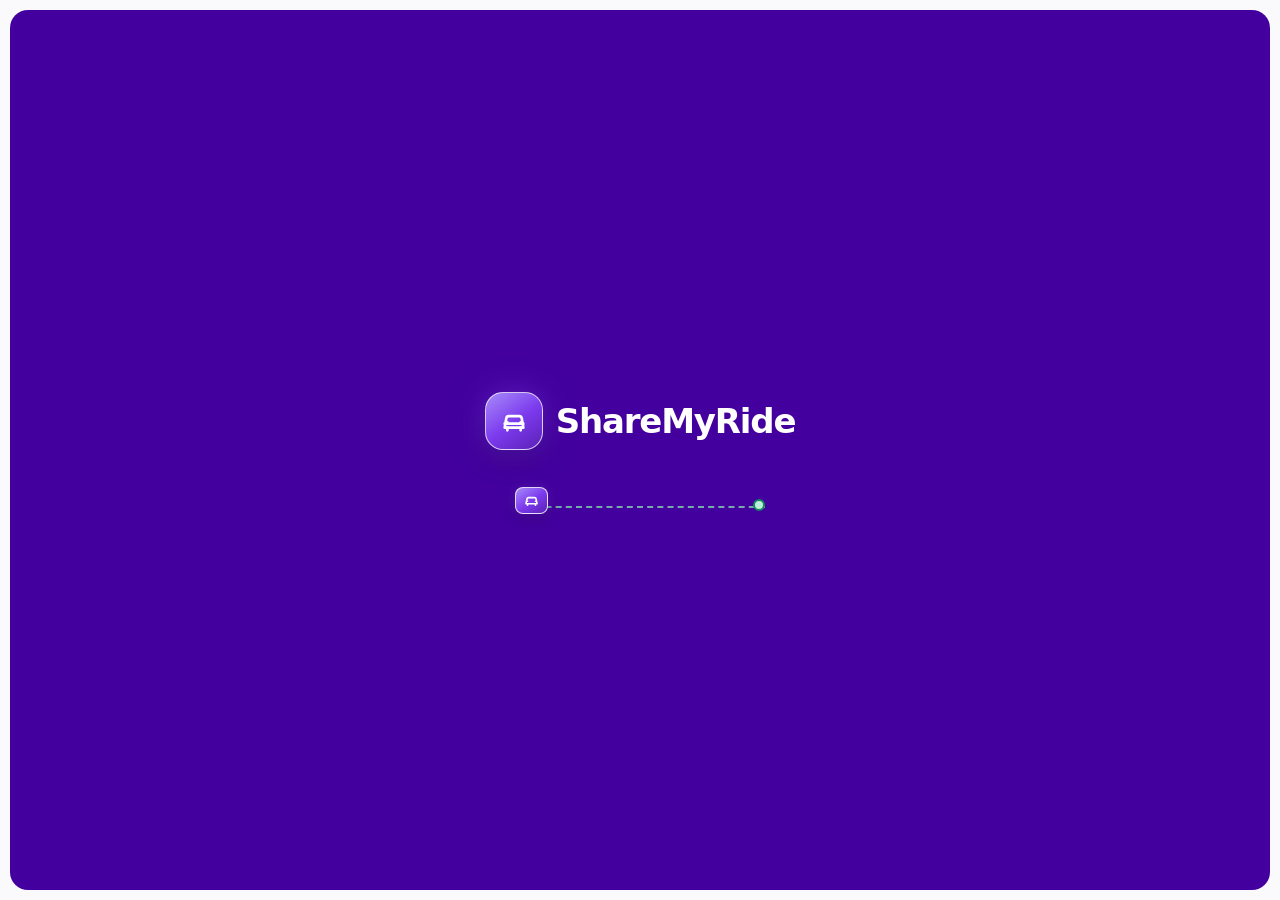
<file: index.html>
<!DOCTYPE html>
<html lang="en">
<head>
  <meta charset="UTF-8" />
  <meta name="viewport" content="width=device-width, initial-scale=1.0" />
  <title>ShareMyRide — Find your ride</title>
  <style>
    :root {
      --purple: #7c3aed;
      --purple-dark: #5b21b6;
      --purple-soft: #f3edff;
      --ink: #242138;
      --muted: #77758a;
      --line: #eceaf2;
      --surface: #ffffff;
      --canvas: #faf9fc;
      --green: #16845e;
      --shadow: 0 12px 35px rgba(40, 29, 78, .07);
    }
    * { box-sizing: border-box; }
    body {
      margin: 0;
      color: var(--ink);
      background: var(--canvas);
      font-family: Inter, ui-sans-serif, system-ui, -apple-system, BlinkMacSystemFont, "Segoe UI", sans-serif;
    }
    button, input { font: inherit; }
    button { cursor: pointer; }
    button:not(:disabled) {
      position: relative;
      overflow: hidden;
      isolation: isolate;
      transition: transform .18s ease, box-shadow .2s ease, background-color .2s ease, color .2s ease;
    }
    button:not(:disabled):active { transform: scale(.97); }
    button:focus-visible { outline: 3px solid rgba(107, 27, 141, .28); outline-offset: 3px; }
    .ui-ripple {
      position: absolute;
      z-index: 0;
      border-radius: 50%;
      background: rgba(255, 255, 255, .35);
      transform: scale(0);
      animation: button-ripple .55s ease-out forwards;
      pointer-events: none;
    }
    @keyframes button-ripple {
      to { transform: scale(1); opacity: 0; }
    }
    .app { min-height: calc(100vh - 20px); margin: 10px; overflow: hidden; border-radius: 18px; }
    .intro-splash { min-height: calc(100vh - 20px); margin: 10px; display: grid; place-content: center; justify-items: center; gap: 34px; overflow: hidden; border-radius: 18px; background: #43009E; }
    .intro-splash[hidden] { display: none; }
    .intro-brand { display: flex; align-items: center; gap: 13px; color: #fff; font-size: clamp(25px, 6vw, 34px); font-weight: 800; letter-spacing: -1.2px; }
    .intro-mark { display: grid; width: 58px; height: 58px; place-items: center; border: 1px solid rgba(255, 255, 255, .72); border-radius: 18px; color: #fff; background: linear-gradient(145deg, #a78bfa 0%, #7c3aed 52%, #5b21b6 100%); box-shadow: 0 10px 28px rgba(0, 0, 0, .2), 0 0 30px rgba(124, 58, 237, .55); }
    .intro-mark svg { width: 32px; height: 32px; }
    .car-journey { position: relative; width: min(250px, 65vw); height: 24px; border-bottom: 2px dashed #75a9aa; }
    .car-journey::before, .car-journey::after { position: absolute; bottom: -5px; width: 8px; height: 8px; border: 2px solid #c985df; border-radius: 50%; background: white; content: ""; }
    .car-journey::before { left: 0; }
    .car-journey::after { right: 0; background: #b8f1d8; border-color: #16845e; }
    .journey-car-icon { position: absolute; bottom: -8px; left: 0; width: 33px; height: 27px; padding: 3px; border: 1px solid rgba(255, 255, 255, .8); border-radius: 8px; color: #fff; background: linear-gradient(145deg, #a78bfa 0%, #7c3aed 52%, #5b21b6 100%); box-shadow: 0 4px 14px rgba(0, 0, 0, .24), 0 0 14px rgba(124, 58, 237, .4); animation: car-ride 1.8s cubic-bezier(.4, 0, .2, 1) infinite alternate; }
    @keyframes car-ride { to { left: calc(100% - 33px); } }
    .splash-screen { min-height: calc(100vh - 24px); margin: 12px; overflow: hidden; border-radius: 18px; display: grid; grid-template-columns: minmax(0, 1.1fr) minmax(360px, .9fr); background: linear-gradient(135deg, #3b0764 0%, #6d28d9 54%, #a855f7 100%); box-shadow: 0 22px 60px rgba(40, 19, 66, .16); }
    .splash-screen[hidden] { display: none; }
    .splash-story { position: relative; isolation: isolate; display: flex; flex-direction: column; justify-content: space-between; padding: clamp(32px, 7vw, 88px); color: white; background: radial-gradient(ellipse at 14% 88%, rgba(243, 207, 255, .14), transparent 34%), radial-gradient(ellipse at 94% 15%, rgba(255, 255, 255, .12), transparent 30%); }
    .splash-story::after { position: absolute; z-index: -1; right: -115px; bottom: -185px; width: 410px; height: 410px; border: 1px solid rgba(255,255,255,.12); border-radius: 50%; box-shadow: 0 0 0 36px rgba(255,255,255,.035), 0 0 0 74px rgba(255,255,255,.025); content: ""; }
    .splash-copy { position: relative; z-index: 1; }
    .splash-copy .eyebrow { display: inline-flex; align-items: center; gap: 8px; padding: 8px 11px; border: 1px solid rgba(255,255,255,.22); border-radius: 999px; color: #f0d9fa; background: rgba(255,255,255,.08); font-size: 11px; letter-spacing: 1px; }
    .splash-copy .eyebrow::before { width: 7px; height: 7px; border-radius: 50%; background: #b8f1d8; box-shadow: 0 0 0 4px rgba(184,241,216,.13); content: ""; }
    .splash-copy h1 { max-width: 520px; margin: 18px 0 14px; font-size: clamp(42px, 5.8vw, 70px); letter-spacing: -3px; line-height: 1.02; }
    .splash-copy p { max-width: 420px; color: #f0e4f4; font-size: 16px; line-height: 1.7; }
    .journey-card { position: relative; width: min(100%, 390px); margin-top: 28px; padding: 13px 16px; border: 1px solid rgba(255,255,255,.23); border-radius: 15px; background: rgba(255,255,255,.11); box-shadow: 0 12px 30px rgba(35,8,50,.12); backdrop-filter: blur(10px); }
    .journey-label { display: flex; justify-content: space-between; color: #ead8f1; font-size: 10px; font-weight: 750; letter-spacing: .8px; text-transform: uppercase; }
    .journey-route { display: grid; grid-template-columns: 1fr 66px 1fr; align-items: center; gap: 9px; margin-top: 12px; }
    .journey-place strong, .journey-place span { display: block; }
    .journey-place strong { font-size: 13px; }
    .journey-place span { margin-top: 3px; color: #e1cde9; font-size: 10px; }
    .journey-path { position: relative; height: 2px; border-top: 2px dashed rgba(255,255,255,.6); }
    .journey-path::before, .journey-path::after { position: absolute; top: -5px; width: 8px; height: 8px; border: 2px solid white; border-radius: 50%; background: #71318c; content: ""; }
    .journey-path::before { left: 0; }
    .journey-path::after { right: 0; background: #b8f1d8; border-color: #b8f1d8; }
    .journey-car { position: absolute; top: -17px; left: 50%; width: 26px; height: 20px; padding: 3px; border-radius: 7px; color: var(--purple); background: white; transform: translateX(-50%); }
    .splash-caption { display: flex; align-items: center; gap: 9px; color: #e8d8ed; font-size: 12px; }
    .splash-caption::before { width: 23px; height: 1px; background: #d7aedf; content: ""; }
    .splash-brand { display: flex; align-items: center; gap: 12px; font-size: 22px; font-weight: 800; letter-spacing: -.6px; }
    .splash-mark { display: grid; width: 42px; height: 42px; place-items: center; border-radius: 14px; color: var(--purple); background: white; }
    .splash-mark svg { width: 24px; }
    .splash-copy { max-width: 540px; margin: 54px 0; }
    .splash-copy .eyebrow { color: #e8c9f3; }
    .splash-copy h1 { margin: 18px 0 14px; font-size: clamp(42px, 5.8vw, 70px); letter-spacing: -3px; line-height: 1.02; }
    .splash-copy p { max-width: 420px; margin: 0; color: #f0e4f4; font-size: 16px; line-height: 1.7; }
    .splash-caption { color: #e8d8ed; font-size: 12px; }
    .login-side { display: grid; place-items: center; padding: 28px; background: #fff; }
    .login-card { width: min(100%, 430px); }
    .login-card h2 { margin: 0 0 8px; font-size: 27px; letter-spacing: -.8px; }
    .login-intro { margin: 0 0 24px; color: var(--muted); font-size: 14px; line-height: 1.5; }
    .role-options { display: grid; grid-template-columns: 1fr 1fr; gap: 11px; margin-bottom: 20px; }
    .role-option { position: relative; }
    .role-option input { position: absolute; opacity: 0; }
    .role-option span { display: flex; min-height: 72px; flex-direction: column; justify-content: center; gap: 4px; padding: 12px 14px; border: 1px solid var(--line); border-radius: 11px; cursor: pointer; transition: border-color .2s, background-color .2s, transform .2s, box-shadow .2s; }
    .role-option:hover span { border-color: #c9a7d7; transform: translateY(-2px); box-shadow: 0 7px 18px rgba(40, 29, 78, .07); }
    .role-option strong { font-size: 14px; }
    .role-option small { color: var(--muted); font-size: 12px; }
    .role-option input:checked + span { border-color: var(--purple); color: var(--purple); background: var(--purple-soft); box-shadow: 0 0 0 2px rgba(107, 27, 141, .08); }
    .role-option input:focus-visible + span { outline: 3px solid rgba(107, 27, 141, .25); outline-offset: 2px; }
    .auth-mode { padding: 0; border: 0; border-radius: 11px; color: var(--ink); background: transparent; text-align: left; }
    .auth-mode.active span { border-color: var(--purple); color: var(--purple); background: var(--purple-soft); box-shadow: 0 0 0 2px rgba(107, 27, 141, .08); }
    .login-fields { display: grid; gap: 15px; }
    .login-fields input { width: 100%; height: 46px; padding: 0 13px; border: 1px solid #e8e6ee; border-radius: 10px; color: var(--ink); background: white; }
    .login-fields input:focus { outline: 2px solid rgba(107, 27, 141, .2); border-color: var(--purple); }
    .driver-documents { display: grid; grid-template-columns: 1fr 1fr; gap: 12px; margin-top: 18px; padding: 15px; border: 1px solid var(--line); border-radius: 12px; background: var(--canvas); }
    .driver-documents[hidden] { display: none; }
    .driver-documents h3 { grid-column: 1 / -1; margin: 0; font-size: 15px; }
    .driver-documents p { grid-column: 1 / -1; margin: -6px 0 0; color: var(--muted); font-size: 12px; line-height: 1.45; }
    .driver-documents .field { min-width: 0; }
    .document-pair { display: grid; grid-column: 1 / -1; grid-template-columns: repeat(2, minmax(0, 1fr)); gap: 12px; }
    .driver-documents .field label { display: flex; align-items: center; gap: 7px; margin-bottom: 7px; color: #656276; font-size: 11px; font-weight: 750; }
    .document-icon { display: grid; flex: 0 0 25px; width: 25px; height: 25px; place-items: center; border-radius: 8px; color: var(--purple); background: #f1e5f5; }
    .document-icon svg { width: 15px; height: 15px; }
    .driver-documents input[type="file"] { width: 100%; min-width: 0; padding: 8px; border: 1px solid #e8e6ee; border-radius: 9px; color: var(--muted); background: #fff; font-size: 11px; }
    .driver-documents input[type="file"]::file-selector-button { margin-right: 9px; padding: 7px 10px 7px 30px; border: 0; border-radius: 7px; color: var(--purple); background-color: var(--purple-soft); background-image: url("data:image/svg+xml,%3Csvg xmlns='http://www.w3.org/2000/svg' viewBox='0 0 24 24' fill='none' stroke='%236B1B8D' stroke-width='2' stroke-linecap='round' stroke-linejoin='round'%3E%3Cpath d='M12 16V4m-5 5 5-5 5 5'/%3E%3Cpath d='M5 14v5h14v-5'/%3E%3C/svg%3E"); background-repeat: no-repeat; background-position: 9px center; background-size: 14px; font: inherit; font-weight: 700; cursor: pointer; transition: background-color .2s, color .2s; }
    .driver-documents input[type="file"]::file-selector-button:hover { color: white; background-color: var(--purple); }
    .driver-documents input[type="file"]:focus-visible { outline: 2px solid rgba(107, 27, 141, .2); border-color: var(--purple); }
    .login-submit { width: 100%; margin-top: 21px; }
    .login-note { margin: 14px 0 0; color: var(--muted); font-size: 11px; line-height: 1.5; text-align: center; }
    .topbar {
      height: 76px;
      padding: 0 max(5vw, 24px);
      display: flex;
      align-items: center;
      justify-content: space-between;
      background: #fff;
      border-bottom: 1px solid var(--line);
    }
    .brand { display: flex; align-items: center; gap: 11px; font-size: 20px; font-weight: 800; letter-spacing: -.7px; }
    .brand-mark { width: 36px; height: 36px; border-radius: 12px; display: grid; place-items: center; color: #fff; background: var(--purple); }
    .brand-mark svg { width: 21px; }
    .nav { display: flex; align-items: center; gap: 34px; color: #77758a; font-size: 14px; font-weight: 600; }
    .nav a { color: inherit; text-decoration: none; }
    .nav a.active { color: var(--purple); }
    .profile-area { position: relative; }
    .profile { display: flex; align-items: center; gap: 10px; border: 0; background: transparent; color: var(--ink); font-weight: 650; }
    .avatar { display: grid; place-items: center; width: 36px; height: 36px; border-radius: 50%; background: #f1e5f5; color: var(--purple); font-size: 13px; font-weight: 800; }
    .profile-menu { position: absolute; z-index: 5; top: calc(100% + 14px); right: 0; width: 250px; padding: 9px; border: 1px solid var(--line); border-radius: 14px; background: white; box-shadow: var(--shadow); }
    .profile-menu[hidden] { display: none; }
    .profile-summary { padding: 10px 11px 13px; border-bottom: 1px solid var(--line); }
    .profile-summary strong, .profile-summary span { display: block; overflow: hidden; text-overflow: ellipsis; white-space: nowrap; }
    .profile-summary span { margin-top: 4px; color: var(--muted); font-size: 12px; }
    .profile-menu button { display: flex; align-items: center; width: 100%; padding: 11px; border: 0; border-radius: 8px; color: var(--ink); background: transparent; text-align: left; font-size: 13px; font-weight: 650; }
    .profile-menu button:hover { color: var(--purple); background: var(--purple-soft); }
    .profile .avatar { transition: transform .2s, box-shadow .2s; }
    .profile:hover .avatar { transform: scale(1.08); box-shadow: 0 0 0 4px var(--purple-soft); }
    .dialog-close:hover { color: var(--purple); background: var(--purple-soft); transform: rotate(90deg); }
    dialog { width: min(440px, calc(100% - 32px)); max-height: 85vh; padding: 0; border: 1px solid var(--line); border-radius: 16px; color: var(--ink); box-shadow: 0 24px 70px rgba(30, 20, 55, .2); }
    dialog::backdrop { background: rgba(31, 25, 45, .45); }
    .dialog-content { padding: 24px; }
    .dialog-heading { display: flex; align-items: center; justify-content: space-between; gap: 12px; margin-bottom: 17px; }
    .dialog-heading h2 { margin: 0; font-size: 21px; }
    .dialog-close { width: 34px; height: 34px; border: 0; border-radius: 9px; color: var(--muted); background: var(--canvas); font-size: 20px; }
    .profile-form { display: grid; gap: 15px; }
    .profile-form input { width: 100%; height: 44px; padding: 0 12px; border: 1px solid #e8e6ee; border-radius: 9px; color: var(--ink); background: white; }
    .profile-form input:focus { outline: 2px solid rgba(107, 27, 141, .2); border-color: var(--purple); }
    .dialog-submit { width: 100%; margin-top: 3px; }
    .booking-list { display: grid; gap: 10px; max-height: 55vh; overflow: auto; }
    .booking-item, .booking-empty { padding: 14px; border: 1px solid var(--line); border-radius: 11px; background: var(--canvas); }
    .booking-item strong { display: block; margin-bottom: 5px; font-size: 14px; }
    .booking-item span, .booking-empty { color: var(--muted); font-size: 13px; line-height: 1.5; }
    main { width: min(1120px, calc(100% - 48px)); margin: 42px auto 72px; }
    .welcome { display: flex; justify-content: space-between; align-items: end; margin-bottom: 25px; }
    .eyebrow { color: var(--purple); font-size: 12px; font-weight: 800; letter-spacing: 1.3px; text-transform: uppercase; }
    h1 { margin: 8px 0 7px; font-size: clamp(28px, 4vw, 38px); letter-spacing: -1.5px; line-height: 1.12; }
    .subtitle { margin: 0; color: var(--muted); font-size: 15px; }
    .offer-link { border: 1px solid #e5d3ed; border-radius: 11px; padding: 12px 16px; color: var(--purple); background: #fff; font-weight: 700; }
    .offer-link:hover { border-color: var(--purple); background: var(--purple-soft); box-shadow: 0 8px 20px rgba(107, 27, 141, .12); transform: translateY(-2px); }
    .search-card { padding: 22px; border: 1px solid var(--line); border-radius: 18px; background: var(--surface); box-shadow: var(--shadow); }
    .search-top { display: flex; justify-content: space-between; align-items: center; margin-bottom: 18px; }
    .search-top h2 { margin: 0; font-size: 16px; letter-spacing: -.2px; }
    .search-top span { color: var(--muted); font-size: 13px; }
    .search-fields { display: grid; grid-template-columns: 1fr 1fr 1fr 1.3fr auto; gap: 12px; align-items: end; }
    .field { min-width: 0; }
    .field label { display: block; margin: 0 0 8px 2px; color: #77758a; font-size: 11px; font-weight: 800; letter-spacing: .8px; text-transform: uppercase; }
    .input-wrap { position: relative; }
    .input-wrap svg { position: absolute; top: 14px; left: 13px; width: 17px; height: 17px; color: #89869a; pointer-events: none; }
    .field input { width: 100%; height: 46px; outline: none; padding: 0 12px 0 39px; border: 1px solid #e8e6ee; border-radius: 10px; color: var(--ink); background: #fff; }
    .field input:focus { border-color: var(--purple); box-shadow: 0 0 0 3px rgba(107, 27, 141, .1); }
    .search-btn { height: 46px; padding: 0 19px; border: 0; border-radius: 10px; color: #fff; background: var(--purple); font-weight: 750; white-space: nowrap; transition: background .2s, transform .2s; }
    .search-btn:hover { background: var(--purple-dark); transform: translateY(-1px); }
    .content-head { display: flex; justify-content: space-between; align-items: center; margin: 36px 0 17px; }
    .content-head h2 { margin: 0; font-size: 21px; letter-spacing: -.6px; }
    .ride-count { margin-left: 8px; color: var(--muted); font-size: 14px; font-weight: 500; }
    .sort { padding: 9px 12px; border: 1px solid var(--line); border-radius: 9px; color: #656276; background: white; font-size: 13px; }
    .ride-list { display: grid; gap: 14px; }
    .ride-card { display: grid; grid-template-columns: minmax(240px, 1fr) 170px 156px; gap: 20px; align-items: center; padding: 20px 22px; border: 1px solid var(--line); border-radius: 15px; background: #fff; box-shadow: 0 5px 17px rgba(40, 29, 78, .035); transition: border-color .2s, transform .2s; }
    .ride-card:hover { border-color: #dec6e8; transform: translateY(-2px); }
    .route { display: grid; grid-template-columns: 55px 22px minmax(0, 1fr); align-items: center; }
    .times { display: grid; gap: 24px; font-size: 14px; font-weight: 750; }
    .route-track { height: 54px; display: flex; flex-direction: column; align-items: center; justify-content: space-between; }
    .dot { width: 9px; height: 9px; border: 2px solid var(--purple); border-radius: 50%; background: white; }
    .dot.end { background: var(--purple); }
    .track-line { width: 1px; flex: 1; margin: 3px 0; border-left: 1px dashed #c8bddf; }
    .places { display: grid; gap: 17px; min-width: 0; }
    .place { overflow: hidden; color: var(--ink); font-size: 14px; font-weight: 650; text-overflow: ellipsis; white-space: nowrap; }
    .ride-meta { display: grid; gap: 10px; padding-left: 20px; border-left: 1px solid var(--line); color: #656276; font-size: 13px; }
    .meta-row { display: flex; align-items: center; gap: 8px; }
    .meta-row svg { width: 16px; height: 16px; color: #89869a; }
    .driver { display: flex; align-items: center; gap: 10px; }
    .driver-avatar { width: 38px; height: 38px; display: grid; place-items: center; border-radius: 50%; color: #704a32; background: #f5dfcc; font-size: 12px; font-weight: 800; flex: 0 0 auto; }
    .driver-avatar.blue { color: #315c80; background: #d9edfa; }
    .driver-avatar.pink { color: #944d67; background: #f8dce7; }
    .driver-name { font-size: 13px; font-weight: 750; }
    .rating { margin-top: 4px; color: #888598; font-size: 11px; }
    .rating strong { color: #d28b21; }
    .ride-contact a { display: inline-flex; align-items: center; gap: 4px; color: var(--purple); text-decoration: none; }
    .ride-contact a:hover { text-decoration: underline; }
    .ride-contact a svg { width: 13px; height: 13px; }
    .price-col { display: flex; align-items: center; justify-content: space-between; gap: 10px; }
    .price { font-size: 21px; font-weight: 800; letter-spacing: -.7px; }
    .price small { display: block; margin-top: 2px; color: #888598; font-size: 11px; font-weight: 500; letter-spacing: 0; }
    .seats { margin-top: 7px; color: var(--green); font-size: 11px; font-weight: 700; }
    .book-btn { border: 0; border-radius: 9px; padding: 11px 14px; color: #fff; background: var(--purple); font-size: 13px; font-weight: 750; }
    .book-btn:hover { background: var(--purple-dark); transform: translateY(-2px); box-shadow: 0 7px 16px rgba(82, 19, 109, .2); }
    .ride-actions { display: grid; gap: 7px; }
    .call-btn { display: inline-flex; align-items: center; justify-content: center; gap: 6px; padding: 8px 12px; border: 1px solid #e5d3ed; border-radius: 9px; color: var(--purple); background: white; text-decoration: none; font-size: 12px; font-weight: 750; }
    .call-btn:hover { border-color: var(--purple); background: var(--purple-soft); }
    .call-btn svg { width: 14px; height: 14px; }
    .empty { display: none; padding: 42px 20px; border: 1px dashed #d9d4e4; border-radius: 15px; color: var(--muted); text-align: center; background: white; }
    .empty strong { display: block; margin-bottom: 6px; color: var(--ink); }
    .screen-hidden { display: none !important; }
    .offer-screen { max-width: 760px; margin: 0 auto; }
    .back-link { display: inline-flex; align-items: center; gap: 7px; margin-bottom: 20px; padding: 0; border: 0; color: var(--purple); background: transparent; font-weight: 700; }
    .back-link:hover { gap: 11px; }
    .offer-panel { padding: 26px; border: 1px solid var(--line); border-radius: 18px; background: white; box-shadow: var(--shadow); }
    .offer-panel h2 { margin: 0 0 7px; font-size: 23px; letter-spacing: -.6px; }
    .offer-intro { margin: 0 0 22px; color: var(--muted); font-size: 14px; line-height: 1.55; }
    .offer-fields { display: grid; grid-template-columns: 1fr 1fr; gap: 17px 14px; }
    .offer-fields .field input, .offer-fields .field select { width: 100%; height: 46px; padding: 0 13px; border: 1px solid #e8e6ee; border-radius: 10px; color: var(--ink); background: #fff; }
    .offer-fields .field input:focus, .offer-fields .field select:focus { outline: 2px solid rgba(107, 27, 141, .2); border-color: var(--purple); }
    .offer-fields input[type="number"] { padding-left: 13px; }
    .offer-fields .phone-field input { padding-left: 39px; }
    .fee-note { display: flex; align-items: flex-start; gap: 12px; margin-top: 22px; padding: 15px; border: 1px solid #e5d3ed; border-radius: 12px; color: #51456e; background: var(--purple-soft); font-size: 13px; line-height: 1.5; }
    .fee-icon { display: grid; flex: 0 0 34px; width: 34px; height: 34px; place-items: center; border-radius: 10px; color: var(--purple); background: white; font-weight: 800; }
    .fee-note strong { display: block; margin-bottom: 2px; color: var(--ink); font-size: 14px; }
    .payment-note { display: block; margin-top: 5px; color: var(--muted); font-size: 12px; }
    .offer-submit { width: 100%; margin-top: 20px; }
    .offer-success { display: none; margin-top: 16px; padding: 14px; border-radius: 10px; color: #126345; background: #e9f7f0; font-size: 14px; line-height: 1.5; }
    .benefits { display: grid; grid-template-columns: repeat(3, minmax(0, 1fr)); gap: 18px; padding: 18px max(5vw, 24px); background: #fff; border-top: 1px solid var(--line); }
    .benefit { min-width: 0; display: flex; align-items: center; gap: 12px; }
    .benefit-icon { flex: 0 0 44px; width: 44px; height: 44px; display: grid; place-items: center; border-radius: 50%; color: #071d42; background: #f3f6fa; }
    .benefit-icon svg { width: 27px; height: 27px; }
    .benefit h2 { margin: 0 0 4px; color: #101d35; font-size: 15px; letter-spacing: -.2px; }
    .benefit p { margin: 0; color: #606b7d; font-size: 12px; line-height: 1.4; }
    .toast { position: fixed; bottom: 24px; left: 50%; padding: 13px 18px; border-radius: 11px; color: white; background: #29243a; box-shadow: var(--shadow); opacity: 0; transform: translate(-50%, 12px); transition: .22s; pointer-events: none; font-size: 14px; }
    .toast.show { opacity: 1; transform: translate(-50%, 0); }
    @media (prefers-reduced-motion: reduce) {
      *, *::before, *::after { scroll-behavior: auto !important; animation-duration: .01ms !important; animation-iteration-count: 1 !important; transition-duration: .01ms !important; }
    }
    @media (max-width: 900px) {
      .splash-screen { grid-template-columns: 1fr; }
      .splash-story { min-height: 300px; padding: 32px max(7vw, 24px); }
      .splash-copy { margin: 42px 0 20px; }
      .splash-caption { display: none; }
      .login-side { padding: 38px 24px; }
      .search-fields { grid-template-columns: 1fr 1fr; }
      .search-btn { width: 100%; }
      .ride-card { grid-template-columns: minmax(220px, 1fr) 145px; }
      .ride-meta { display: none; }
    }
    @media (max-width: 600px) {
      .splash-screen { min-height: calc(100vh - 16px); margin: 8px; border-radius: 14px; }
      .splash-story { min-height: 250px; padding: 24px 20px; }
      .splash-copy { margin: 32px 0 0; }
      .splash-copy h1 { font-size: clamp(36px, 10vw, 42px); }
      .splash-copy p { font-size: 15px; }
      .login-side { padding: 28px 18px; }
      .driver-documents { padding: 12px; }
      .document-pair { grid-template-columns: 1fr; gap: 12px; }
      .driver-documents input[type="file"] { font-size: 10px; }
      .benefits { grid-template-columns: 1fr; gap: 18px; padding: 20px; overflow: visible; }
      .benefit { display: grid; grid-template-columns: 38px minmax(0, 1fr); column-gap: 11px; row-gap: 2px; }
      .benefit-icon { grid-column: 1; grid-row: 1 / span 2; flex-basis: 38px; width: 38px; height: 38px; }
      .benefit-icon svg { width: 24px; height: 24px; }
      .benefit h2, .benefit p { grid-column: 2; }
      .benefit h2 { font-size: 14px; }
      .benefit p { font-size: 12px; }
      .topbar { height: 62px; padding: 0 14px; gap: 9px; }
      .brand { gap: 7px; font-size: 16px; letter-spacing: -.5px; }
      .brand-mark { flex: 0 0 32px; width: 32px; height: 32px; border-radius: 10px; }
      .brand-mark svg { width: 19px; }
      .nav { gap: 0; font-size: 12px; }
      .nav a:not(.active) { display: none; }
      .profile { padding: 0; }
      .profile .avatar { width: 34px; height: 34px; }
      .profile span:last-child { display: none; }
      main { width: calc(100% - 28px); margin: 24px auto 42px; }
      .welcome { align-items: start; gap: 10px; margin-bottom: 19px; }
      .welcome h1 { font-size: clamp(26px, 7vw, 32px); }
      .offer-link { flex: 0 0 auto; padding: 9px 10px; font-size: 11px; white-space: nowrap; }
      .subtitle { max-width: 260px; font-size: 13px; line-height: 1.5; }
      .search-card { padding: 15px; }
      .offer-panel { padding: 19px 15px; }
      .offer-fields { grid-template-columns: 1fr; gap: 14px; }
      .driver-documents { grid-template-columns: 1fr; }
      .driver-documents h3, .driver-documents p { grid-column: auto; }
      .search-top { margin-bottom: 14px; }
      .search-top span { display: none; }
      .search-fields { grid-template-columns: minmax(0, 1fr) minmax(0, 1fr); gap: 12px 8px; }
      .search-fields .field { min-width: 0; }
      .field label { font-size: 10px; letter-spacing: .5px; }
      .field input { min-width: 0; font-size: 13px; padding-left: 34px; }
      .input-wrap svg { left: 10px; }
      .search-btn { grid-column: 1 / -1; min-height: 46px; }
      .content-head { gap: 8px; margin-top: 26px; }
      .content-head h2 { font-size: 17px; }
      .ride-count { margin-left: 3px; font-size: 11px; }
      .sort { max-width: 132px; padding: 8px 6px; font-size: 11px; }
      .ride-card { grid-template-columns: minmax(0, 1fr); gap: 13px; padding: 15px; }
      .route { grid-template-columns: 48px 20px minmax(0, 1fr); }
      .places, .times { gap: 17px; }
      .place { font-size: 13px; }
      .price-col { padding-top: 12px; border-top: 1px solid var(--line); }
      .price-col > div { display: flex; align-items: baseline; gap: 7px; min-width: 0; }
      .price-col > .ride-actions { display: grid; grid-template-columns: 1fr; align-items: stretch; }
      .price { font-size: 19px; }
      .price small { display: inline; }
      .seats { margin: 0; font-size: 10px; }
      .book-btn { min-width: 104px; min-height: 42px; padding: 10px; }
      .call-btn { min-height: 38px; }
      .toast { bottom: 14px; width: calc(100% - 28px); text-align: center; }
    }
    @media (max-width: 380px) {
      .topbar { padding: 0 10px; gap: 6px; }
      .brand { font-size: 14px; }
      .nav { display: none; }
      .welcome { flex-wrap: wrap; }
      .welcome > div { min-width: 0; }
      .offer-link { margin-left: auto; }
      .search-card { padding: 12px; }
      .search-fields { grid-template-columns: 1fr; }
      .search-btn { grid-column: 1; }
      .content-head { align-items: start; }
      .content-head h2 { max-width: 65%; }
      .sort { max-width: 115px; }
      .price-col { gap: 7px; }
      .price-col > div { flex-wrap: wrap; }
    }
  </style>
</head>
<body>
  <section class="intro-splash" id="intro-splash" aria-label="ShareMyRide">
    <div class="intro-brand"><span class="intro-mark" aria-hidden="true"><svg viewBox="0 0 24 24" fill="none" stroke="currentColor" stroke-width="2" stroke-linecap="round" stroke-linejoin="round"><path d="M5 17h14l-1.2-7a2 2 0 0 0-2-1.7H8.2a2 2 0 0 0-2 1.7L5 17Z"/><path d="M7 17v2m10-2v2M7 13h.01M17 13h.01M5 14h14"/></svg></span><span>ShareMyRide</span></div>
    <div class="car-journey" aria-hidden="true"><svg class="journey-car-icon" viewBox="0 0 24 24" fill="none" stroke="currentColor" stroke-width="2" stroke-linecap="round" stroke-linejoin="round"><path d="M5 16h14l-1.2-6a2 2 0 0 0-2-1.6H8.2A2 2 0 0 0 6.3 10L5 16Z"/><path d="M7 16v2m10-2v2M7 13h.01M17 13h.01"/></svg></div>
  </section>
  <section class="splash-screen" id="splash-screen" aria-label="ShareMyRide sign in" hidden>
    <div class="splash-story">
      <div class="splash-brand"><span class="splash-mark" aria-hidden="true"><svg viewBox="0 0 24 24" fill="none" stroke="currentColor" stroke-width="2" stroke-linecap="round" stroke-linejoin="round"><path d="M5 17h14l-1.2-7a2 2 0 0 0-2-1.7H8.2a2 2 0 0 0-2 1.7L5 17Z"/><path d="M7 17v2m10-2v2M7 13h.01M17 13h.01M5 14h14"/></svg></span>ShareMyRide</div>
      <div class="splash-copy">
        <div class="eyebrow">Better journeys, together</div>
        <h1>Your next ride starts here.</h1>
        <p>Find a seat or share your drive. Connect with people going your way and make every trip count.</p>
        <div class="journey-card" aria-hidden="true">
          <div class="journey-label"><span>A better way to get there</span><span>↗</span></div>
          <div class="journey-route">
            <div class="journey-place"><strong>Where you are</strong><span>Your starting point</span></div>
            <div class="journey-path"><svg class="journey-car" viewBox="0 0 24 24" fill="none" stroke="currentColor" stroke-width="2" stroke-linecap="round" stroke-linejoin="round"><path d="M5 16h14l-1.2-6a2 2 0 0 0-2-1.6H8.2A2 2 0 0 0 6.3 10L5 16Z"/><path d="M7 16v2m10-2v2M7 13h.01M17 13h.01"/></svg></div>
            <div class="journey-place"><strong>Where you’re going</strong><span>Good company awaits</span></div>
          </div>
        </div>
      </div>
      <div class="splash-caption">Good company. Shared journeys. Less road alone.</div>
    </div>
    <div class="login-side">
      <form class="login-card" id="login-form">
        <h2 id="auth-heading">Welcome aboard</h2>
        <p class="login-intro">Use your mobile number and a 6-digit MPIN to continue.</p>
        <div class="role-options" aria-label="Account options">
          <button class="role-option auth-mode active" id="register-mode" type="button" aria-pressed="true"><span><strong>Create account</strong><small>Choose an MPIN</small></span></button>
          <button class="role-option auth-mode" id="login-mode" type="button" aria-pressed="false"><span><strong>Log in</strong><small>Enter your MPIN</small></span></button>
        </div>
        <div class="login-fields">
          <div class="field"><label for="login-mobile">Mobile number</label><input id="login-mobile" type="tel" placeholder="e.g. +91 98765 43210" autocomplete="tel" inputmode="tel" required /></div>
          <div class="field"><label for="login-pin">6-digit MPIN</label><input id="login-pin" type="password" placeholder="Enter 6 digits" minlength="6" maxlength="6" pattern="[0-9]{6}" inputmode="numeric" autocomplete="new-password" required /></div>
        </div>
        <button class="search-btn login-submit" type="submit">Create account</button>
        <p class="login-note" id="login-note">Use a unique MPIN. Phone confirmation must be disabled in Supabase for PIN-only registration; otherwise Supabase will require SMS verification.</p>
      </form>
    </div>
  </section>
  <div class="app" id="main-app" hidden>
    <header class="topbar">
      <div class="brand">
        <div class="brand-mark" aria-hidden="true">
          <svg viewBox="0 0 24 24" fill="none" stroke="currentColor" stroke-width="2" stroke-linecap="round" stroke-linejoin="round"><path d="M5 17h14l-1.2-7a2 2 0 0 0-2-1.7H8.2a2 2 0 0 0-2 1.7L5 17Z"/><path d="M7 17v2m10-2v2M7 13h.01M17 13h.01M5 14h14"/></svg>
        </div>
        <span>ShareMyRide</span>
      </div>
      <nav class="nav" aria-label="Main navigation">
        <a class="active" href="#rides">Find a ride</a>
        <a href="#offer-screen" id="nav-offer">Offer a ride</a>
      </nav>
      <div class="profile-area">
        <button class="profile" id="profile-button" aria-label="Open profile menu" aria-haspopup="true" aria-controls="profile-menu" aria-expanded="false"><span class="avatar" id="profile-avatar">AM</span><span id="profile-name">Alex Morgan</span></button>
        <div class="profile-menu" id="profile-menu" hidden>
          <div class="profile-summary"><strong id="menu-profile-name">Alex Morgan</strong><span id="menu-profile-email">Add your email address</span></div>
          <button type="button" id="edit-profile-action">Edit profile</button>
          <button type="button" id="my-rides-action">My offered rides</button>
          <button type="button" id="my-bookings-action">My bookings</button>
          <button type="button" id="all-rides-action">Show all rides</button>
        </div>
      </div>
    </header>

    <main>
      <div id="rides-screen">
      <section class="welcome">
        <div>
          <div class="eyebrow">Your next trip starts here</div>
          <h1>Find your carpool</h1>
          <p class="subtitle">Share the ride, split the cost, and make the journey better.</p>
        </div>
        <button class="offer-link" id="offer-trigger">＋ Offer a ride</button>
      </section>

      <section class="search-card" aria-label="Search for a ride">
        <div class="search-top"><h2>Where would you like to go?</h2><span>Find a seat with a friendly driver</span></div>
        <form class="search-fields" id="search-form">
          <div class="field">
            <label for="from">Leaving from</label>
            <div class="input-wrap"><svg viewBox="0 0 24 24" fill="none" stroke="currentColor" stroke-width="1.8" stroke-linecap="round" stroke-linejoin="round"><circle cx="12" cy="10" r="3"/><path d="M19 10c0 5-7 11-7 11S5 15 5 10a7 7 0 1 1 14 0Z"/></svg><input id="from" type="text" placeholder="City or address" /></div>
          </div>
          <div class="field">
            <label for="to">Going to</label>
            <div class="input-wrap"><svg viewBox="0 0 24 24" fill="none" stroke="currentColor" stroke-width="1.8" stroke-linecap="round" stroke-linejoin="round"><path d="M5 19 19 5M5 5h14v14"/></svg><input id="to" type="text" placeholder="City or address" /></div>
          </div>
          <div class="field">
            <label for="date">Travel date</label>
            <div class="input-wrap"><svg viewBox="0 0 24 24" fill="none" stroke="currentColor" stroke-width="1.8" stroke-linecap="round" stroke-linejoin="round"><rect x="3" y="5" width="18" height="16" rx="2"/><path d="M16 3v4M8 3v4M3 10h18"/></svg><input id="date" type="date" /></div>
          </div>
          <div class="field">
            <label for="passengers">Passengers</label>
            <div class="input-wrap"><svg viewBox="0 0 24 24" fill="none" stroke="currentColor" stroke-width="1.8" stroke-linecap="round" stroke-linejoin="round"><circle cx="9" cy="8" r="3"/><path d="M3 20v-2a6 6 0 0 1 12 0v2M16 5.2a3 3 0 0 1 0 5.6M18 14a5 5 0 0 1 3 4.6V20"/></svg><input id="passengers" type="number" min="1" max="6" value="1" /></div>
          </div>
          <button class="search-btn" type="submit">Search rides</button>
        </form>
      </section>

      <section id="rides">
        <div class="content-head">
          <h2>Available rides <span class="ride-count" id="ride-count">3 rides</span></h2>
          <select class="sort" id="sort" aria-label="Sort rides"><option value="recommended">Recommended</option><option value="price">Lowest price</option><option value="time">Earliest departure</option></select>
        </div>
        <div class="ride-list" id="ride-list">
          <article class="ride-card" data-price="18" data-time="8">
            <div class="route"><div class="times"><span>8:00 AM</span><span>10:35 AM</span></div><div class="route-track"><i class="dot"></i><i class="track-line"></i><i class="dot end"></i></div><div class="places"><span class="place">San Francisco, CA</span><span class="place">Sacramento, CA</span></div></div>
            <div class="ride-meta"><div class="meta-row"><svg viewBox="0 0 24 24" fill="none" stroke="currentColor" stroke-width="1.8"><circle cx="12" cy="12" r="9"/><path d="M12 7v5l3 2"/></svg>2 hr 35 min</div><div class="meta-row"><svg viewBox="0 0 24 24" fill="none" stroke="currentColor" stroke-width="1.8" stroke-linecap="round"><path d="M3 15h18l-1-6a2 2 0 0 0-2-2H6a2 2 0 0 0-2 2l-1 6Z"/><path d="M5 15v2m14-2v2M6 12h.01M18 12h.01"/></svg>Toyota Prius · Quiet ride</div></div>
            <div class="driver"><div class="driver-avatar">JM</div><div><div class="driver-name">Jordan M.</div><div class="rating"><strong>★ 4.9</strong> · 28 rides</div></div></div>
            <div class="price-col"><div><div class="price">$18<small> / seat</small></div><div class="seats">2 seats left</div></div><button class="book-btn">Book seat</button></div>
          </article>
          <article class="ride-card" data-price="22" data-time="9">
            <div class="route"><div class="times"><span>9:15 AM</span><span>11:50 AM</span></div><div class="route-track"><i class="dot"></i><i class="track-line"></i><i class="dot end"></i></div><div class="places"><span class="place">San Francisco, CA</span><span class="place">Sacramento, CA</span></div></div>
            <div class="ride-meta"><div class="meta-row"><svg viewBox="0 0 24 24" fill="none" stroke="currentColor" stroke-width="1.8"><circle cx="12" cy="12" r="9"/><path d="M12 7v5l3 2"/></svg>2 hr 35 min</div><div class="meta-row"><svg viewBox="0 0 24 24" fill="none" stroke="currentColor" stroke-width="1.8" stroke-linecap="round"><path d="M3 15h18l-1-6a2 2 0 0 0-2-2H6a2 2 0 0 0-2 2l-1 6Z"/><path d="M5 15v2m14-2v2M6 12h.01M18 12h.01"/></svg>Honda Civic · A/C</div></div>
            <div class="driver"><div class="driver-avatar blue">LC</div><div><div class="driver-name">Lena C.</div><div class="rating"><strong>★ 5.0</strong> · 16 rides</div></div></div>
            <div class="price-col"><div><div class="price">$22<small> / seat</small></div><div class="seats">3 seats left</div></div><button class="book-btn">Book seat</button></div>
          </article>
          <article class="ride-card" data-price="15" data-time="11">
            <div class="route"><div class="times"><span>11:30 AM</span><span>2:20 PM</span></div><div class="route-track"><i class="dot"></i><i class="track-line"></i><i class="dot end"></i></div><div class="places"><span class="place">San Francisco, CA</span><span class="place">Sacramento, CA</span></div></div>
            <div class="ride-meta"><div class="meta-row"><svg viewBox="0 0 24 24" fill="none" stroke="currentColor" stroke-width="1.8"><circle cx="12" cy="12" r="9"/><path d="M12 7v5l3 2"/></svg>2 hr 50 min</div><div class="meta-row"><svg viewBox="0 0 24 24" fill="none" stroke="currentColor" stroke-width="1.8" stroke-linecap="round"><path d="M3 15h18l-1-6a2 2 0 0 0-2-2H6a2 2 0 0 0-2 2l-1 6Z"/><path d="M5 15v2m14-2v2M6 12h.01M18 12h.01"/></svg>Subaru Impreza · 1 stop</div></div>
            <div class="driver"><div class="driver-avatar pink">AR</div><div><div class="driver-name">Avery R.</div><div class="rating"><strong>★ 4.8</strong> · 41 rides</div></div></div>
            <div class="price-col"><div><div class="price">$15<small> / seat</small></div><div class="seats">1 seat left</div></div><button class="book-btn">Book seat</button></div>
          </article>
        </div>
        <div class="empty" id="empty"><strong>No rides found</strong>Try another city or adjust your search.</div>
      </section>
      </div>

      <section class="offer-screen screen-hidden" id="offer-screen" aria-labelledby="offer-title">
        <button class="back-link" id="back-to-rides" type="button">← Back to rides</button>
        <div class="offer-panel">
          <div class="eyebrow">Share the journey</div>
          <h2 id="offer-title">Offer a ride</h2>
          <p class="offer-intro">Add your trip details and invite passengers to join your ride.</p>
          <form id="offer-form">
            <div class="offer-fields">
              <div class="field"><label for="offer-from">Leaving from</label><input id="offer-from" type="text" placeholder="City or address" required /></div>
              <div class="field"><label for="offer-to">Going to</label><input id="offer-to" type="text" placeholder="City or address" required /></div>
              <div class="field"><label for="offer-pickup">Nearby pickup / boarding point</label><input id="offer-pickup" type="text" placeholder="e.g. Central Station" /></div>
              <div class="field"><label for="offer-bags">How many bags?</label><input id="offer-bags" type="number" min="0" max="10" value="0" /></div>
              <div class="field phone-field"><label for="offer-phone">Phone number</label><div class="input-wrap"><svg aria-hidden="true" viewBox="0 0 24 24" fill="none" stroke="currentColor" stroke-width="1.8" stroke-linecap="round" stroke-linejoin="round"><path d="M22 16.92v3a2 2 0 0 1-2.18 2 19.8 19.8 0 0 1-8.63-3.07 19.5 19.5 0 0 1-6-6A19.8 19.8 0 0 1 2.12 4.2 2 2 0 0 1 4.11 2h3a2 2 0 0 1 2 1.72c.12.96.36 1.9.7 2.8a2 2 0 0 1-.45 2.11L8.1 9.9a16 16 0 0 0 6 6l1.27-1.27a2 2 0 0 1 2.11-.45c.9.34 1.84.58 2.8.7A2 2 0 0 1 22 16.92Z"/></svg><input id="offer-phone" type="tel" placeholder="e.g. +91 98765 43210" autocomplete="tel" required /></div></div>
              <div class="field"><label for="offer-date">Travel date</label><input id="offer-date" type="date" required /></div>
              <div class="field"><label for="offer-time">Departure time</label><input id="offer-time" type="time" required /></div>
              <div class="field"><label for="offer-car-name">Car name / model</label><input id="offer-car-name" type="text" placeholder="e.g. Maruti Ertiga" required /></div>
              <div class="field"><label for="offer-car-number">Car registration number</label><input id="offer-car-number" type="text" placeholder="e.g. KA 01 AB 1234" required /></div>
              <div class="field"><label for="offer-car-seats">Car seating capacity</label><select id="offer-car-seats" required><option value="5">5 seater</option><option value="7">7 seater</option></select></div>
              <div class="field"><label for="offer-seats">Available passenger seats</label><input id="offer-seats" type="number" min="1" max="4" value="1" required /></div>
              <div class="field"><label for="offer-price">Price per passenger (₹)</label><input id="offer-price" type="number" min="1" placeholder="e.g. 250" required /></div>
            </div>
            <div class="fee-note">
              <span class="fee-icon" aria-hidden="true">₹</span>
              <div><strong>₹39 fee per successful ride</strong>Pay securely through Pine Labs when publishing your ride.<small class="payment-note">Your ride is published after payment is confirmed.</small></div>
            </div>
            <button class="search-btn offer-submit" type="submit">Publish ride</button>
            <div class="offer-success" id="offer-success" role="status">Your ride details are ready. The ₹39 Pine Labs payment is due before publishing.</div>
          </form>
        </div>
      </section>
    </main>
    <section class="benefits" aria-label="Why ride with ShareMyRide">
      <article class="benefit">
        <div class="benefit-icon" aria-hidden="true"><svg viewBox="0 0 48 48" fill="none" stroke="currentColor" stroke-width="2.8" stroke-linecap="round" stroke-linejoin="round"><path d="M8 20h32v21H8z"/><path d="M15 20V9a4 4 0 0 1 4-4h10a4 4 0 0 1 4 4v11M20 20v6h8v-6M8 25h32"/></svg></div>
        <h2>Travel everywhere</h2>
        <p>Explore all over India with countless carpool rides.</p>
      </article>
      <article class="benefit">
        <div class="benefit-icon" aria-hidden="true"><svg viewBox="0 0 48 48" fill="none" stroke="currentColor" stroke-width="2.8" stroke-linecap="round" stroke-linejoin="round"><path d="M18 7h21v8H18zM14 15h21v8H14zM10 23h21v8H10z"/><circle cx="35" cy="34" r="10"/><path d="M31 34h8"/></svg></div>
        <h2>Prices like nowhere</h2>
        <p>Benefit from great-value shared costs on your carpool rides.</p>
      </article>
      <article class="benefit">
        <div class="benefit-icon" aria-hidden="true"><svg viewBox="0 0 48 48" fill="none" stroke="currentColor" stroke-width="2.8" stroke-linecap="round" stroke-linejoin="round"><path d="M24 4 42 11v11c0 11-7.5 18-18 22C13.5 40 6 33 6 22V11z"/><path d="m16 24 5 5 11-11"/></svg></div>
        <h2>Ride with confidence</h2>
        <p>Feel secure, knowing you're riding with carpool members with Verified Profiles.</p>
      </article>
    </section>
  </div>
  <dialog id="profile-dialog" aria-labelledby="profile-dialog-title">
    <div class="dialog-content">
      <div class="dialog-heading"><h2 id="profile-dialog-title">Edit profile</h2><button class="dialog-close" type="button" data-close-dialog="profile-dialog" aria-label="Close">×</button></div>
      <form class="profile-form" id="profile-form">
        <div class="field"><label for="profile-edit-name">Full name</label><input id="profile-edit-name" type="text" autocomplete="name" required /></div>
        <div class="field"><label for="profile-edit-email">Email address</label><input id="profile-edit-email" type="email" autocomplete="email" placeholder="you@example.com" /></div>
        <div class="field"><label for="profile-edit-phone">Phone number</label><input id="profile-edit-phone" type="tel" autocomplete="tel" placeholder="+91 98765 43210" /></div>
        <button class="search-btn dialog-submit" type="submit">Save profile</button>
      </form>
    </div>
  </dialog>
  <dialog id="bookings-dialog" aria-labelledby="bookings-dialog-title">
    <div class="dialog-content">
      <div class="dialog-heading"><h2 id="bookings-dialog-title">My bookings</h2><button class="dialog-close" type="button" data-close-dialog="bookings-dialog" aria-label="Close">×</button></div>
      <div class="booking-list" id="booking-list"><div class="booking-empty">You haven't booked a seat yet.</div></div>
    </div>
  </dialog>
  <div class="toast" id="toast" role="status" aria-live="polite"></div>
  <script>
    const prefersReducedMotion = window.matchMedia('(prefers-reduced-motion: reduce)').matches;
    window.setTimeout(() => {
      document.getElementById('intro-splash').hidden = true;
      document.getElementById('splash-screen').hidden = false;
    }, prefersReducedMotion ? 1200 : 3200);

    document.addEventListener('click', (event) => {
      const button = event.target.closest('button:not(:disabled)');
      if (!button || prefersReducedMotion) return;
      const bounds = button.getBoundingClientRect();
      const diameter = Math.max(bounds.width, bounds.height) * 1.6;
      const ripple = document.createElement('span');
      ripple.className = 'ui-ripple';
      ripple.style.width = `${diameter}px`;
      ripple.style.height = `${diameter}px`;
      ripple.style.left = `${event.clientX - bounds.left - diameter / 2}px`;
      ripple.style.top = `${event.clientY - bounds.top - diameter / 2}px`;
      button.append(ripple);
      window.setTimeout(() => ripple.remove(), 600);
    });

    const rideList = document.getElementById('ride-list');
    let cards = [...rideList.querySelectorAll('.ride-card')];
    const toast = document.getElementById('toast');
    let toastTimer;
    const supabaseUrl = 'https://ecefjyoaqyxdjyjsmpyd.supabase.co';
    const supabaseAnonKey = 'eyJhbGciOiJIUzI1NiIsInR5cCI6IkpXVCJ9.eyJpc3MiOiJzdXBhYmFzZSIsInJlZiI6ImVjZWZqeW9hcXl4ZGp5anNtcHlkIiwicm9sZSI6ImFub24iLCJpYXQiOjE3OTE0MzEzMjksImV4cCI6MjEwNzAwNzMyOX0.OjXaQLer79sq6A-FK2_rX4-pA71ylESawGHabINxf28';
    const profileStorageKey = 'sharemyride-profile';
    let profileData = { name: 'Alex Morgan', email: '', phone: '' };
    try {
      profileData = { ...profileData, ...JSON.parse(localStorage.getItem(profileStorageKey) || '{}') };
    } catch (error) {
      // Continue with the default profile when browser storage is unavailable.
    }
    const bookings = [];

    function updateProfileDisplay() {
      const initials = profileData.name.trim().split(/\s+/).slice(0, 2).map((part) => part[0]).join('').toUpperCase() || 'AM';
      document.getElementById('profile-name').textContent = profileData.name;
      document.getElementById('profile-avatar').textContent = initials;
      document.getElementById('profile-button').setAttribute('aria-label', `Open profile menu for ${profileData.name}`);
      document.getElementById('menu-profile-name').textContent = profileData.name;
      document.getElementById('menu-profile-email').textContent = profileData.email || 'Add your email address';
      const offerPhone = document.getElementById('offer-phone');
      if (offerPhone && !offerPhone.value) offerPhone.value = profileData.phone;
      cards.filter((card) => card.dataset.owner === 'true').forEach((card) => {
        card.querySelector('.driver-name').textContent = profileData.name;
        card.querySelector('.driver-avatar').textContent = initials;
      });
    }
    updateProfileDisplay();

    function showToast(message) {
      toast.textContent = message;
      toast.classList.add('show');
      clearTimeout(toastTimer);
      toastTimer = setTimeout(() => toast.classList.remove('show'), 2600);
    }

    document.getElementById('search-form').addEventListener('submit', (event) => {
      event.preventDefault();
      const from = document.getElementById('from').value.trim().toLowerCase();
      const to = document.getElementById('to').value.trim().toLowerCase();
      let visible = 0;
      cards.forEach((card) => {
        const route = card.querySelector('.places').textContent.toLowerCase();
        const matches = (!from || route.includes(from)) && (!to || route.includes(to));
        card.style.display = matches ? '' : 'none';
        if (matches) visible++;
      });
      document.getElementById('ride-count').textContent = `${visible} ${visible === 1 ? 'ride' : 'rides'}`;
      document.getElementById('empty').style.display = visible ? 'none' : 'block';
      if (visible) document.getElementById('rides').scrollIntoView({ behavior: 'smooth', block: 'start' });
    });

    document.getElementById('sort').addEventListener('change', (event) => {
      const key = event.target.value;
      const sorted = [...cards].sort((a, b) => key === 'recommended' ? 0 : Number(a.dataset[key]) - Number(b.dataset[key]));
      sorted.forEach((card) => rideList.appendChild(card));
    });

    const ridesScreen = document.getElementById('rides-screen');
    const offerScreen = document.getElementById('offer-screen');
    const navFind = document.querySelector('.nav a.active');
    const navOffer = document.getElementById('nav-offer');

    function showOfferScreen(showOffer) {
      ridesScreen.classList.toggle('screen-hidden', showOffer);
      offerScreen.classList.toggle('screen-hidden', !showOffer);
      navFind.classList.toggle('active', !showOffer);
      navOffer.classList.toggle('active', showOffer);
      window.scrollTo({ top: 0, behavior: 'smooth' });
    }

    document.getElementById('offer-trigger').addEventListener('click', () => showOfferScreen(true));
    navOffer.addEventListener('click', (event) => {
      event.preventDefault();
      showOfferScreen(true);
    });
    navFind.addEventListener('click', (event) => {
      event.preventDefault();
      showOfferScreen(false);
    });
    document.getElementById('back-to-rides').addEventListener('click', () => showOfferScreen(false));

    let authMode = 'register';
    const authHeading = document.getElementById('auth-heading');
    const authSubmit = document.querySelector('#login-form [type="submit"]');
    const authPin = document.getElementById('login-pin');
    const authNote = document.getElementById('login-note');

    function setAuthMode(mode) {
      authMode = mode;
      const registering = mode === 'register';
      document.getElementById('register-mode').classList.toggle('active', registering);
      document.getElementById('register-mode').setAttribute('aria-pressed', String(registering));
      document.getElementById('login-mode').classList.toggle('active', !registering);
      document.getElementById('login-mode').setAttribute('aria-pressed', String(!registering));
      authHeading.textContent = registering ? 'Welcome aboard' : 'Welcome back';
      authSubmit.textContent = registering ? 'Create account' : 'Log in';
      authPin.autocomplete = registering ? 'new-password' : 'current-password';
      authNote.textContent = registering
        ? 'Use a unique MPIN. Phone confirmation must be disabled in Supabase for PIN-only registration; otherwise Supabase will require SMS verification.'
        : 'Enter the mobile number and 6-digit MPIN you used to register.';
    }

    document.getElementById('register-mode').addEventListener('click', () => setAuthMode('register'));
    document.getElementById('login-mode').addEventListener('click', () => setAuthMode('login'));

    document.getElementById('login-form').addEventListener('submit', async (event) => {
      event.preventDefault();
      const phone = document.getElementById('login-mobile').value.trim();
      const pin = authPin.value;
      const submitButton = event.currentTarget.querySelector('[type="submit"]');
      submitButton.disabled = true;
      submitButton.textContent = authMode === 'register' ? 'Creating account…' : 'Logging in…';
      try {
        const registering = authMode === 'register';
        const url = registering
          ? `${supabaseUrl}/auth/v1/signup`
          : `${supabaseUrl}/auth/v1/token?grant_type=password`;
        const name = `Member ${phone.replace(/\D/g, '').slice(-4)}`;
        const body = registering
          ? { phone, password: pin, data: { full_name: name, phone, role: 'rider' } }
          : { phone, password: pin };
        const response = await fetch(url, {
          method: 'POST',
          headers: { apikey: supabaseAnonKey, 'Content-Type': 'application/json' },
          body: JSON.stringify(body)
        });
        const result = await response.json();
        if (!response.ok) throw new Error(result.msg || result.message || result.error_description || (registering ? 'Could not create your account.' : 'Could not log in.'));
        if (!result.session) {
          authNote.textContent = 'Account created, but Supabase requires phone verification before login. Complete SMS verification or disable phone confirmations in your Supabase Auth settings.';
          showToast('Phone verification is required by Supabase.');
          return;
        }
        profileData = {
          ...profileData,
          name: result.user?.user_metadata?.full_name || name,
          email: '',
          phone
        };
        try { localStorage.setItem(profileStorageKey, JSON.stringify(profileData)); } catch (error) { /* Keep this session's profile in memory. */ }
        updateProfileDisplay();
        document.getElementById('splash-screen').hidden = true;
        document.getElementById('main-app').hidden = false;
        authPin.value = '';
        showOfferScreen(false);
      } catch (error) {
        authNote.textContent = error.message;
        showToast(error.message);
      } finally {
        submitButton.disabled = false;
        submitButton.textContent = authMode === 'register' ? 'Create account' : 'Log in';
      }
    });

    const profileButton = document.getElementById('profile-button');
    const profileMenu = document.getElementById('profile-menu');
    profileButton.addEventListener('click', () => {
      const isOpen = !profileMenu.hidden;
      profileMenu.hidden = isOpen;
      profileButton.setAttribute('aria-expanded', String(!isOpen));
    });
    document.addEventListener('click', (event) => {
      if (!event.target.closest('.profile-area')) {
        profileMenu.hidden = true;
        profileButton.setAttribute('aria-expanded', 'false');
      }
    });
    document.getElementById('edit-profile-action').addEventListener('click', () => {
      profileMenu.hidden = true;
      profileButton.setAttribute('aria-expanded', 'false');
      document.getElementById('profile-edit-name').value = profileData.name;
      document.getElementById('profile-edit-email').value = profileData.email;
      document.getElementById('profile-edit-phone').value = profileData.phone;
      document.getElementById('profile-dialog').showModal();
    });
    document.getElementById('profile-form').addEventListener('submit', (event) => {
      event.preventDefault();
      profileData = {
        name: document.getElementById('profile-edit-name').value.trim(),
        email: document.getElementById('profile-edit-email').value.trim(),
        phone: document.getElementById('profile-edit-phone').value.trim()
      };
      try { localStorage.setItem(profileStorageKey, JSON.stringify(profileData)); } catch (error) { /* Keep this session's profile in memory. */ }
      updateProfileDisplay();
      document.getElementById('profile-dialog').close();
      showToast('Profile updated.');
    });
    document.querySelectorAll('[data-close-dialog]').forEach((button) => {
      button.addEventListener('click', () => document.getElementById(button.dataset.closeDialog).close());
    });
    document.getElementById('my-rides-action').addEventListener('click', () => {
      profileMenu.hidden = true;
      profileButton.setAttribute('aria-expanded', 'false');
      showOfferScreen(false);
      let visible = 0;
      cards.forEach((card) => {
        const isMine = card.dataset.owner === 'true';
        card.style.display = isMine ? '' : 'none';
        if (isMine) visible++;
      });
      document.getElementById('ride-count').textContent = `${visible} ${visible === 1 ? 'ride' : 'rides'}`;
      document.getElementById('empty').innerHTML = '<strong>No rides offered yet</strong>Your published rides will appear here.';
      document.getElementById('empty').style.display = visible ? 'none' : 'block';
    });
    document.getElementById('all-rides-action').addEventListener('click', () => {
      profileMenu.hidden = true;
      profileButton.setAttribute('aria-expanded', 'false');
      showOfferScreen(false);
      cards.forEach((card) => { card.style.display = ''; });
      document.getElementById('ride-count').textContent = `${cards.length} ${cards.length === 1 ? 'ride' : 'rides'}`;
      document.getElementById('empty').innerHTML = '<strong>No rides found</strong>Try another city or adjust your search.';
      document.getElementById('empty').style.display = 'none';
    });
    document.getElementById('my-bookings-action').addEventListener('click', () => {
      profileMenu.hidden = true;
      profileButton.setAttribute('aria-expanded', 'false');
      const list = document.getElementById('booking-list');
      list.replaceChildren();
      if (!bookings.length) {
        const emptyMessage = document.createElement('div');
        emptyMessage.className = 'booking-empty';
        emptyMessage.textContent = 'You haven\'t booked a seat yet.';
        list.append(emptyMessage);
      } else {
        bookings.forEach((booking) => {
          const item = document.createElement('div');
          item.className = 'booking-item';
          const route = document.createElement('strong');
          route.textContent = booking.route;
          const details = document.createElement('span');
          details.textContent = `${booking.time} · ${booking.price}`;
          item.append(route, details);
          list.append(item);
        });
      }
      document.getElementById('bookings-dialog').showModal();
    });

    const carCapacity = document.getElementById('offer-car-seats');
    const passengerSeats = document.getElementById('offer-seats');
    carCapacity.addEventListener('change', () => {
      const maxPassengerSeats = Number(carCapacity.value) - 1;
      passengerSeats.max = String(maxPassengerSeats);
      if (Number(passengerSeats.value) > maxPassengerSeats) passengerSeats.value = String(maxPassengerSeats);
    });
    document.getElementById('offer-form').addEventListener('reset', () => {
      window.setTimeout(() => { passengerSeats.max = String(Number(carCapacity.value) - 1); }, 0);
    });

    document.getElementById('offer-form').addEventListener('submit', (event) => {
      event.preventDefault();
      const value = (id) => document.getElementById(id).value.trim();
      const from = value('offer-from');
      const to = value('offer-to');
      const phone = value('offer-phone');
      const seats = value('offer-seats');
      const carName = value('offer-car-name');
      const carNumber = value('offer-car-number');
      const carSeats = value('offer-car-seats');
      const price = value('offer-price');
      const departure = value('offer-time');
      const date = value('offer-date');
      const pickup = value('offer-pickup');
      const bags = value('offer-bags');
      const [hour, minute] = departure.split(':').map(Number);
      const displayTime = new Date(2000, 0, 1, hour, minute).toLocaleTimeString([], { hour: 'numeric', minute: '2-digit' });
      const card = document.createElement('article');
      card.className = 'ride-card';
      card.dataset.owner = 'true';
      card.dataset.price = price;
      card.dataset.time = hour + minute / 60;
      card.innerHTML = '<div class="route"><div class="times"><span class="departure-time"></span><span class="seat-count"></span></div><div class="route-track"><i class="dot"></i><i class="track-line"></i><i class="dot end"></i></div><div class="places"><span class="place from-place"></span><span class="place to-place"></span></div></div><div class="ride-meta"><div class="meta-row ride-date"></div><div class="meta-row ride-extras"></div></div><div class="driver"><div class="driver-avatar">AM</div><div><div class="driver-name">Alex Morgan</div></div></div><div class="price-col"><div><div class="price ride-price"></div><div class="seats"></div></div><div class="ride-actions"><button class="book-btn" type="button">Book seat</button><a class="call-btn" aria-label="Call driver"><svg aria-hidden="true" viewBox="0 0 24 24" fill="none" stroke="currentColor" stroke-width="1.8" stroke-linecap="round" stroke-linejoin="round"><path d="M22 16.92v3a2 2 0 0 1-2.18 2 19.8 19.8 0 0 1-8.63-3.07 19.5 19.5 0 0 1-6-6A19.8 19.8 0 0 1 2.12 4.2 2 2 0 0 1 4.11 2h3a2 2 0 0 1 2 1.72c.12.96.36 1.9.7 2.8a2 2 0 0 1-.45 2.11L8.1 9.9a16 16 0 0 0 6 6l1.27-1.27a2 2 0 0 1 2.11-.45c.9.34 1.84.58 2.8.7A2 2 0 0 1 22 16.92Z"/></svg>Call</a></div></div>';
      card.querySelector('.driver-name').textContent = profileData.name;
      card.querySelector('.driver-avatar').textContent = profileData.name.trim().split(/\s+/).slice(0, 2).map((part) => part[0]).join('').toUpperCase() || 'AM';
      card.querySelector('.departure-time').textContent = displayTime;
      card.querySelector('.seat-count').textContent = `${seats} seats`;
      card.querySelector('.from-place').textContent = from;
      card.querySelector('.to-place').textContent = to;
      card.querySelector('.ride-date').textContent = `Travel date: ${date}`;
      card.querySelector('.ride-extras').textContent = `${carName} · ${carSeats}-seater · ${carNumber}${pickup ? ` · Pickup: ${pickup}` : ''} · ${bags} bags`;
      card.querySelector('.ride-price').textContent = `₹${price}`;
      card.querySelector('.ride-price').append(document.createElement('small'));
      card.querySelector('.ride-price small').textContent = ' / seat';
      card.querySelector('.seats').textContent = `${seats} seats available`;
      const contact = document.createElement('a');
      contact.href = `tel:${phone.replace(/[^+\d]/g, '')}`;
      contact.setAttribute('aria-label', `Call driver at ${phone}`);
      contact.innerHTML = '<svg aria-hidden="true" viewBox="0 0 24 24" fill="none" stroke="currentColor" stroke-width="1.8" stroke-linecap="round" stroke-linejoin="round"><path d="M22 16.92v3a2 2 0 0 1-2.18 2 19.8 19.8 0 0 1-8.63-3.07 19.5 19.5 0 0 1-6-6A19.8 19.8 0 0 1 2.12 4.2 2 2 0 0 1 4.11 2h3a2 2 0 0 1 2 1.72c.12.96.36 1.9.7 2.8a2 2 0 0 1-.45 2.11L8.1 9.9a16 16 0 0 0 6 6l1.27-1.27a2 2 0 0 1 2.11-.45c.9.34 1.84.58 2.8.7A2 2 0 0 1 22 16.92Z"/></svg>';
      card.querySelector('.call-btn').href = contact.href;
      card.querySelector('.call-btn').setAttribute('aria-label', contact.getAttribute('aria-label'));
      rideList.prepend(card);
      cards = [...rideList.querySelectorAll('.ride-card')];
      cards.forEach((ride) => { ride.style.display = ''; });
      document.getElementById('ride-count').textContent = `${cards.length} ${cards.length === 1 ? 'ride' : 'rides'}`;
      document.getElementById('empty').style.display = 'none';
      document.getElementById('offer-success').style.display = 'block';
      showOfferScreen(false);
      showToast('Ride published — your contact number is visible in Find a ride.');
      event.target.reset();
    });

    rideList.addEventListener('click', (event) => {
      const button = event.target.closest('.book-btn');
      if (!button) return;
      const card = button.closest('.ride-card');
      const existingIndex = bookings.findIndex((booking) => booking.card === card);
      if (existingIndex >= 0) {
        bookings.splice(existingIndex, 1);
        button.textContent = 'Book seat';
        button.removeAttribute('aria-pressed');
        showToast('Booking removed.');
        return;
      }
      const places = [...card.querySelectorAll('.place')].map((place) => place.textContent.trim());
      const time = card.querySelector('.times span')?.textContent.trim() || 'Departure time unavailable';
      const price = card.querySelector('.price')?.textContent.trim() || 'Price unavailable';
      bookings.push({ card, route: places.join(' → '), time, price });
      button.textContent = 'Booked';
      button.setAttribute('aria-pressed', 'true');
      showToast('Seat booked — find it under My bookings.');
    });
  </script>
</body>
</html>
</file>
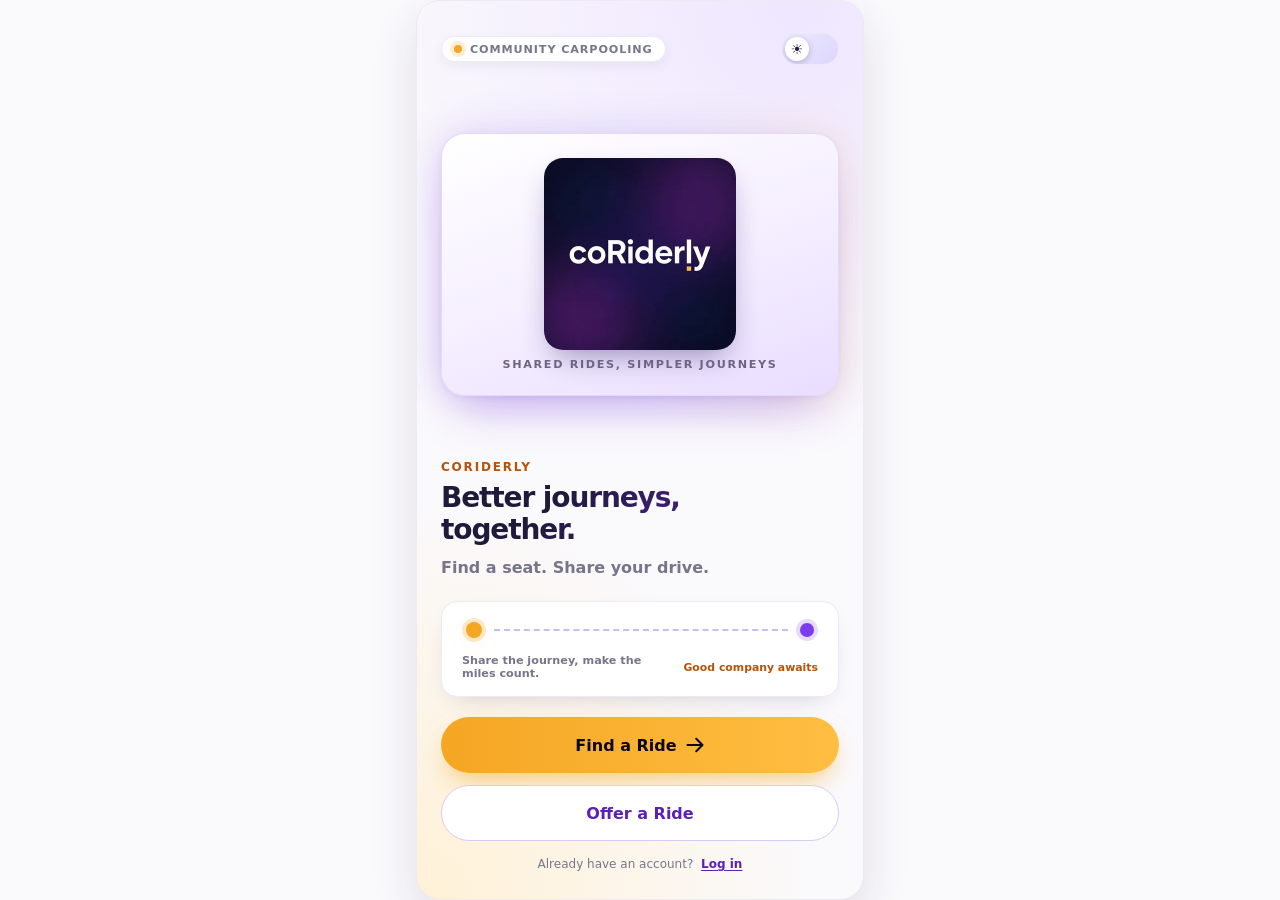
<file: assets/web/index.html>
<!DOCTYPE html>
<html lang="en">
<head>
  <meta charset="UTF-8" />
  <meta name="viewport" content="width=device-width, initial-scale=1.0, viewport-fit=cover" />
  <title>CoRiderly | Carpooling and shared rides in India</title>
  <meta name="description" content="Find affordable shared rides or offer a seat with CoRiderly. Connect with people travelling your way across India." />
  <link rel="canonical" href="https://coriderly.in/" />
  <meta property="og:type" content="website" />
  <meta property="og:site_name" content="CoRiderly" />
  <meta property="og:title" content="CoRiderly | Carpooling and shared rides in India" />
  <meta property="og:description" content="Find affordable shared rides or offer a seat with CoRiderly." />
  <meta property="og:url" content="https://coriderly.in/" />
  <meta property="og:image" content="https://coriderly.in/logo.png" />
  <meta name="twitter:card" content="summary" />
  <meta name="twitter:title" content="CoRiderly | Carpooling and shared rides in India" />
  <meta name="twitter:description" content="Find affordable shared rides or offer a seat with CoRiderly." />
  <meta name="twitter:image" content="https://coriderly.in/logo.png" />
  <script type="application/ld+json">
    {
      "@context": "https://schema.org",
      "@type": "WebSite",
      "name": "CoRiderly",
      "url": "https://coriderly.in/",
      "description": "Carpooling and shared rides in India."
    }
  </script>
  <link rel="manifest" href="manifest.webmanifest" />
  <link rel="preconnect" href="https://ecefjyoaqyxdjyjsmpyd.supabase.co" />
  <meta name="theme-color" content="#7c3aed" />
  <meta name="mobile-web-app-capable" content="yes" />
  <meta name="apple-mobile-web-app-capable" content="yes" />
  <meta name="apple-mobile-web-app-title" content="CoRiderly" />
  <link rel="apple-touch-icon" href="icons/Icon-192.png" />
  <link rel="icon" type="image/png" href="icons/Icon-192.png" />
  <!-- Google Analytics -->
  <script async src="https://www.googletagmanager.com/gtag/js?id=G-YRSMHMJ52L"></script>
  <script>
    window.dataLayer = window.dataLayer || [];
    function gtag(){dataLayer.push(arguments);}
    gtag('js', new Date());
    gtag('config', 'G-YRSMHMJ52L');
  </script>
  <script>
    (function () {
      var t = null;
      try { t = localStorage.getItem('coriderly-theme'); } catch (e) {}
      if (t !== 'light' && t !== 'dark') {
        t = window.matchMedia && window.matchMedia('(prefers-color-scheme: light)').matches ? 'light' : 'dark';
      }
      document.documentElement.setAttribute('data-theme', t);
    })();
  </script>
  <link rel="stylesheet" href="styles.css?v=20261029-2" />
</head>
<body>
  <main class="welcome-screen" id="welcome-screen" aria-label="Welcome to CoRiderly">
    <header class="welcome-top-bar">
      <div class="welcome-badge">
        <span class="welcome-badge-dot" aria-hidden="true"></span>
        <span>Community carpooling</span>
      </div>
      <button type="button" class="theme-toggle" data-theme-toggle aria-label="Switch to light theme" title="Toggle theme"></button>
    </header>

    <section class="welcome-brand-section" aria-label="CoRiderly brand">
      <div class="welcome-brand-wrap">
        <div class="welcome-brand-card">
          <img class="welcome-logo" src="logo.webp" fetchpriority="high" alt="CoRiderly" />
          <p class="welcome-brand-tagline">Shared rides, simpler journeys</p>
        </div>
      </div>
    </section>

    <section class="welcome-onboarding">
      <div class="welcome-intro-copy">
        <span class="welcome-eyebrow">CORIDERLY</span>
        <h1>Better journeys,<br />together.</h1>
        <p>Find a seat. Share your drive.</p>
      </div>

      <div class="welcome-journey-card" aria-label="Share the journey, make the miles count.">
        <div class="welcome-journey-line" aria-hidden="true">
          <span class="welcome-origin-node"></span>
          <span class="welcome-route-dashes"></span>
          <span class="welcome-destination-node"></span>
        </div>
        <div class="welcome-journey-caption">
          <span>Share the journey, make the miles count.</span>
          <span class="welcome-journey-note">Good company awaits</span>
        </div>
      </div>

      <div class="welcome-actions">
        <button class="welcome-button welcome-button-primary" id="welcome-find" type="button">
          <span>Find a Ride</span>
          <svg aria-hidden="true" viewBox="0 0 24 24" fill="none">
            <path d="M13.5 4.5 21 12m0 0-7.5 7.5M21 12H3" stroke="currentColor" stroke-width="2.5" stroke-linecap="round" stroke-linejoin="round" />
          </svg>
        </button>
        <button class="welcome-button welcome-button-secondary" id="welcome-offer" type="button">Offer a Ride</button>
        <p class="welcome-login-prompt">Already have an account? <a href="#login" id="welcome-login">Log in</a></p>
      </div>
    </section>
  </main>
  <section class="splash-screen" id="splash-screen" aria-label="CoRiderly sign in" hidden>
    <div class="splash-story">
      <div class="splash-brand"><span class="splash-mark" aria-hidden="true"><img src="logo_small.webp" width="128" height="128" alt=""></span>CoRiderly</div>
      <div class="splash-copy">
        <div class="eyebrow">Better journeys, together</div>
        <h1>Your next ride starts here.</h1>
        <p>Find a seat or share your drive. Connect with people going your way and make every trip count.</p>
        <div class="journey-card" aria-hidden="true">
          <div class="journey-label"><span>A better way to get there</span><span>↗</span></div>
          <div class="journey-route">
            <div class="journey-place"><strong>Where you are</strong><span>Your starting point</span></div>
            <div class="journey-path"><svg class="journey-car" viewBox="0 0 24 24" fill="none" stroke="currentColor" stroke-width="2" stroke-linecap="round" stroke-linejoin="round"><path d="M5 16h14l-1.2-6a2 2 0 0 0-2-1.6H8.2A2 2 0 0 0 6.3 10L5 16Z"/><path d="M7 16v2m10-2v2M7 13h.01M17 13h.01"/></svg></div>
            <div class="journey-place"><strong>Where you’re going</strong><span>Good company awaits</span></div>
          </div>
        </div>
      </div>
      <div class="splash-caption">Good company. Shared journeys. Less road alone.</div>
    </div>
    <div class="login-side">
      <form class="login-card" id="login-form">
        <button class="auth-back-link" id="auth-back" type="button">← Back</button>
        <h2 id="auth-heading">Welcome aboard</h2>
        <p class="login-intro">Use your mobile number and a 4-digit MPIN to continue.</p>
        <div class="role-options" aria-label="Account options">
          <button class="role-option auth-mode active" id="register-mode" type="button" aria-pressed="true"><span><strong>Create account</strong><small>Choose an MPIN</small></span></button>
          <button class="role-option auth-mode" id="login-mode" type="button" aria-pressed="false"><span><strong>Log in</strong><small>Enter your MPIN</small></span></button>
        </div>
        <div class="login-fields">
          <div class="field"><label for="login-mobile">Mobile number</label><input id="login-mobile" type="tel" placeholder="e.g. +91 98765 43210" autocomplete="tel" inputmode="tel" required /></div>
          <div class="field"><label for="login-pin">4-digit MPIN</label><div class="pin-wrap"><input id="login-pin" type="password" placeholder="Enter 4 digits" minlength="4" maxlength="4" pattern="[0-9]{4}" inputmode="numeric" autocomplete="new-password" required /><button type="button" class="pin-toggle" id="pin-toggle" aria-label="Show MPIN" aria-pressed="false"><svg class="eye-open" viewBox="0 0 24 24" fill="none" stroke="currentColor" stroke-width="1.8" stroke-linecap="round" stroke-linejoin="round" aria-hidden="true"><path d="M2 12s3.6-7 10-7 10 7 10 7-3.6 7-10 7S2 12 2 12Z"/><circle cx="12" cy="12" r="3"/></svg><svg class="eye-closed" viewBox="0 0 24 24" fill="none" stroke="currentColor" stroke-width="1.8" stroke-linecap="round" stroke-linejoin="round" aria-hidden="true"><path d="M3 3l18 18M10.6 5.1A9.8 9.8 0 0 1 12 5c6.4 0 10 7 10 7a17 17 0 0 1-3.2 4M6.5 6.6A17 17 0 0 0 2 12s3.6 7 10 7c1.6 0 3-.4 4.3-1M9.9 9.9a3 3 0 0 0 4.2 4.2"/></svg></button></div></div>
        </div>
        <button class="search-btn login-submit" type="submit">Create account</button>
        <p class="login-note" id="login-note">Create an account with your mobile number and a 4-digit MPIN. You can log in after registration.</p>
      </form>
    </div>
  </section>
  <div class="app" id="main-app" hidden>
    <header class="topbar">
      <div class="brand">
        <div class="brand-mark" aria-hidden="true"><img src="logo_small.webp" width="128" height="128" alt="">
        </div>
        <span>CoRiderly</span>
      </div>
      <nav class="nav" aria-label="Main navigation">
        <a class="active" href="#rides">Find a ride</a>
        <a href="#offer-screen" id="nav-offer">Offer a ride</a>
      </nav>
      <div class="profile-area">
        <button type="button" class="theme-toggle" data-theme-toggle aria-label="Switch to light theme" title="Toggle theme"></button>
        <button class="profile" id="profile-button" aria-label="Open profile menu" aria-haspopup="true" aria-controls="profile-menu" aria-expanded="false"><span class="avatar" id="profile-avatar">AM</span><span id="profile-name">Alex Morgan</span></button>
        <div class="profile-menu" id="profile-menu" hidden>
          <div class="profile-summary"><strong id="menu-profile-name">Alex Morgan</strong><span id="menu-profile-email">Add your email address</span></div>
          <button type="button" id="edit-profile-action">Edit profile</button>
          <button type="button" class="logout-action" id="profile-logout-menu">Log out</button>
        </div>
      </div>
    </header>

    <main>
      <div id="rides-screen">
      <section class="welcome">
        <div>
          <div class="eyebrow">Your next trip starts here</div>
          <h1>Find your carpool</h1>
          <p class="subtitle">Share the ride, split the cost, and make the journey better.</p>
        </div>
        <button class="offer-link" id="offer-trigger">＋ Offer a ride</button>
      </section>

      <section class="search-card" aria-label="Search for a ride">
        <div class="search-top"><h2>Where would you like to go?</h2><span>Find a seat with a friendly driver</span></div>
        <form class="search-fields" id="search-form">
          <div class="field">
            <label for="from">Leaving from</label>
            <div class="input-wrap"><svg viewBox="0 0 24 24" fill="none" stroke="currentColor" stroke-width="1.8" stroke-linecap="round" stroke-linejoin="round"><circle cx="12" cy="10" r="3"/><path d="M19 10c0 5-7 11-7 11S5 15 5 10a7 7 0 1 1 14 0Z"/></svg><input id="from" type="text" placeholder="City or address" /></div>
          </div>
          <div class="field">
            <label for="to">Going to</label>
            <div class="input-wrap"><svg viewBox="0 0 24 24" fill="none" stroke="currentColor" stroke-width="1.8" stroke-linecap="round" stroke-linejoin="round"><path d="M5 19 19 5M5 5h14v14"/></svg><input id="to" type="text" placeholder="City or address" /></div>
          </div>
          <div class="field">
            <label for="date">Travel date</label>
            <div class="input-wrap"><svg viewBox="0 0 24 24" fill="none" stroke="currentColor" stroke-width="1.8" stroke-linecap="round" stroke-linejoin="round"><rect x="3" y="5" width="18" height="16" rx="2"/><path d="M16 3v4M8 3v4M3 10h18"/></svg><input id="date" type="date" /></div>
          </div>
          <div class="field">
            <label for="passengers">Passengers</label>
            <div class="input-wrap"><svg viewBox="0 0 24 24" fill="none" stroke="currentColor" stroke-width="1.8" stroke-linecap="round" stroke-linejoin="round"><circle cx="9" cy="8" r="3"/><path d="M3 20v-2a6 6 0 0 1 12 0v2M16 5.2a3 3 0 0 1 0 5.6M18 14a5 5 0 0 1 3 4.6V20"/></svg><input id="passengers" type="number" min="1" max="6" value="1" /></div>
          </div>
          <button class="search-btn" type="submit">Search rides</button>
        </form>
      </section>

      <section id="rides">
        <div class="content-head">
          <div><h2>Available rides <span class="ride-count" id="ride-count">3 rides</span></h2><p class="content-sub">Popular trips near you</p></div>
          <select class="sort" id="sort" aria-label="Sort rides"><option value="recommended">Recommended</option><option value="price">Lowest price</option><option value="time">Earliest time</option></select>
        </div>
        <div class="ride-list" id="ride-list">
          <article class="ride-card" data-price="18" data-time="8">
            <div class="route"><div class="times"><span>8:00 AM</span><span>10:35 AM</span></div><div class="route-track"><i class="dot"></i><i class="track-line"></i><i class="dot end"></i></div><div class="places"><span class="place">Chittoor</span><span class="place">Tirupati</span></div></div>
            <div class="ride-meta"><div class="meta-row"><svg viewBox="0 0 24 24" fill="none" stroke="currentColor" stroke-width="1.8"><circle cx="12" cy="12" r="9"/><path d="M12 7v5l3 2"/></svg>1 hr 30 min</div><div class="meta-row"><svg viewBox="0 0 24 24" fill="none" stroke="currentColor" stroke-width="1.8" stroke-linecap="round"><path d="M3 15h18l-1-6a2 2 0 0 0-2-2H6a2 2 0 0 0-2 2l-1 6Z"/><path d="M5 15v2m14-2v2M6 12h.01M18 12h.01"/></svg>Toyota Prius · Quiet ride</div></div>
            <div class="driver"><div class="driver-avatar">RK</div><div><div class="driver-name">Ravi K.</div><div class="rating"><strong>★ 4.9</strong> · 28 rides</div></div></div>
            <div class="price-col"><div><div class="price">₹180<small> / seat</small></div><div class="seats">2 seats left</div></div><button class="book-btn">Book seat</button></div>
          </article>
          <article class="ride-card" data-price="22" data-time="9">
            <div class="route"><div class="times"><span>9:15 AM</span><span>11:50 AM</span></div><div class="route-track"><i class="dot"></i><i class="track-line"></i><i class="dot end"></i></div><div class="places"><span class="place">Chittoor</span><span class="place">Tirupati</span></div></div>
            <div class="ride-meta"><div class="meta-row"><svg viewBox="0 0 24 24" fill="none" stroke="currentColor" stroke-width="1.8"><circle cx="12" cy="12" r="9"/><path d="M12 7v5l3 2"/></svg>1 hr 30 min</div><div class="meta-row"><svg viewBox="0 0 24 24" fill="none" stroke="currentColor" stroke-width="1.8" stroke-linecap="round"><path d="M3 15h18l-1-6a2 2 0 0 0-2-2H6a2 2 0 0 0-2 2l-1 6Z"/><path d="M5 15v2m14-2v2M6 12h.01M18 12h.01"/></svg>Honda Civic · A/C</div></div>
            <div class="driver"><div class="driver-avatar blue">LP</div><div><div class="driver-name">Lakshmi P.</div><div class="rating"><strong>★ 5.0</strong> · 16 rides</div></div></div>
            <div class="price-col"><div><div class="price">₹220<small> / seat</small></div><div class="seats">3 seats left</div></div><button class="book-btn">Book seat</button></div>
          </article>
          <article class="ride-card" data-price="15" data-time="11">
            <div class="route"><div class="times"><span>11:30 AM</span><span>2:20 PM</span></div><div class="route-track"><i class="dot"></i><i class="track-line"></i><i class="dot end"></i></div><div class="places"><span class="place">Chittoor</span><span class="place">Tirupati</span></div></div>
            <div class="ride-meta"><div class="meta-row"><svg viewBox="0 0 24 24" fill="none" stroke="currentColor" stroke-width="1.8"><circle cx="12" cy="12" r="9"/><path d="M12 7v5l3 2"/></svg>1 hr 40 min</div><div class="meta-row"><svg viewBox="0 0 24 24" fill="none" stroke="currentColor" stroke-width="1.8" stroke-linecap="round"><path d="M3 15h18l-1-6a2 2 0 0 0-2-2H6a2 2 0 0 0-2 2l-1 6Z"/><path d="M5 15v2m14-2v2M6 12h.01M18 12h.01"/></svg>Subaru Impreza · 1 stop</div></div>
            <div class="driver"><div class="driver-avatar pink">SR</div><div><div class="driver-name">Suresh R.</div><div class="rating"><strong>★ 4.8</strong> · 41 rides</div></div></div>
            <div class="price-col"><div><div class="price">₹150<small> / seat</small></div><div class="seats">1 seat left</div></div><button class="book-btn">Book seat</button></div>
          </article>
        </div>
        <div class="empty" id="empty"><strong>No rides found</strong>Try another city or adjust your search.</div>
      </section>
      </div>

      <section class="offer-screen screen-hidden" id="offer-screen" aria-labelledby="offer-title">
        <button class="back-link" id="back-to-rides" type="button">← Back to rides</button>
        <div class="offer-panel">
          <div class="eyebrow">Share the journey</div>
          <h2 id="offer-title">Offer a ride</h2>
          <p class="offer-intro">Add your trip details and invite passengers to join your ride.</p>
          <form id="offer-form">
            <div class="offer-fields">
              <div class="field"><label for="offer-from">Leaving from</label><input id="offer-from" type="text" placeholder="City or address" required /></div>
              <div class="field"><label for="offer-to">Going to</label><input id="offer-to" type="text" placeholder="City or address" required /></div>
              <div class="field"><label for="offer-pickup">Nearby pickup / boarding point</label><input id="offer-pickup" type="text" placeholder="e.g. Central Station" /></div>
              <div class="field"><label for="offer-bags">How many bags?</label><input id="offer-bags" type="number" min="0" max="10" value="0" /></div>
              <div class="field phone-field"><label for="offer-phone">Phone number</label><div class="input-wrap"><svg aria-hidden="true" viewBox="0 0 24 24" fill="none" stroke="currentColor" stroke-width="1.8" stroke-linecap="round" stroke-linejoin="round"><path d="M22 16.92v3a2 2 0 0 1-2.18 2 19.8 19.8 0 0 1-8.63-3.07 19.5 19.5 0 0 1-6-6A19.8 19.8 0 0 1 2.12 4.2 2 2 0 0 1 4.11 2h3a2 2 0 0 1 2 1.72c.12.96.36 1.9.7 2.8a2 2 0 0 1-.45 2.11L8.1 9.9a16 16 0 0 0 6 6l1.27-1.27a2 2 0 0 1 2.11-.45c.9.34 1.84.58 2.8.7A2 2 0 0 1 22 16.92Z"/></svg><input id="offer-phone" type="tel" placeholder="e.g. +91 98765 43210" autocomplete="tel" required /></div></div>
              <div class="field"><label for="offer-date">Travel date</label><input id="offer-date" type="date" required /></div>
              <div class="field"><label for="offer-time">Departure time</label><input id="offer-time" type="time" required /></div>
              <div class="field"><label for="offer-car-name">Car name / model</label><input id="offer-car-name" type="text" placeholder="e.g. Maruti Ertiga" required /></div>
              <div class="field"><label for="offer-car-number">Car registration number</label><input id="offer-car-number" type="text" placeholder="e.g. KA 01 AB 1234" required /></div>
              <div class="field"><label for="offer-car-seats">Car seating capacity</label><select id="offer-car-seats" required><option value="5">5 seater</option><option value="7">7 seater</option></select></div>
              <div class="field"><label for="offer-seats">Available passenger seats</label><input id="offer-seats" type="number" min="1" max="4" value="1" required /></div>
              <div class="field"><label for="offer-price">Price per passenger (₹)</label><input id="offer-price" type="number" min="1" placeholder="e.g. 250" required /></div>
            </div>
            <div class="fee-note">
              <span class="fee-icon" aria-hidden="true">₹</span>
              <div><strong>Free for a limited time</strong>Post your ride at no cost. Limit: one active ride per user.<small class="payment-note">Your ride is visible to others right away for 24 hours.</small></div>
            </div>
            <button class="search-btn offer-submit" type="submit">Publish ride</button>
            <div class="offer-success" id="offer-success" role="status">Your ride has been published.</div>
          </form>
        </div>
      </section>
    </main>
    <footer class="app-address">
      <strong>CoRiderly</strong>
      <a href="https://coriderly.in/privacy.html" target="_blank" rel="noopener">Privacy Policy</a>
      <a href="https://coriderly.in/terms.html" target="_blank" rel="noopener">Terms and Conditions</a>
      <a href="https://coriderly.in/refund.html" target="_blank" rel="noopener">Refund Policy</a>
      <address><a href="mailto:coriderlyindia@gmail.com">coriderlyindia@gmail.com</a></address>
      <p class="app-credit">Designed and developed by <span>Devnex Technologies</span></p>
    </footer>
    <section class="benefits" aria-label="Why ride with CoRiderly">
      <article class="benefit">
        <div class="benefit-icon" aria-hidden="true"><svg viewBox="0 0 48 48" fill="none" stroke="currentColor" stroke-width="2.8" stroke-linecap="round" stroke-linejoin="round"><path d="M8 20h32v21H8z"/><path d="M15 20V9a4 4 0 0 1 4-4h10a4 4 0 0 1 4 4v11M20 20v6h8v-6M8 25h32"/></svg></div>
        <h2>Travel everywhere</h2>
        <p>Explore all over India with countless carpool rides.</p>
      </article>
      <article class="benefit">
        <div class="benefit-icon" aria-hidden="true"><svg viewBox="0 0 48 48" fill="none" stroke="currentColor" stroke-width="2.8" stroke-linecap="round" stroke-linejoin="round"><path d="M18 7h21v8H18zM14 15h21v8H14zM10 23h21v8H10z"/><circle cx="35" cy="34" r="10"/><path d="M31 34h8"/></svg></div>
        <h2>Prices like nowhere</h2>
        <p>Benefit from great-value shared costs on your carpool rides.</p>
      </article>
      <article class="benefit">
        <div class="benefit-icon" aria-hidden="true"><svg viewBox="0 0 48 48" fill="none" stroke="currentColor" stroke-width="2.8" stroke-linecap="round" stroke-linejoin="round"><path d="M24 4 42 11v11c0 11-7.5 18-18 22C13.5 40 6 33 6 22V11z"/><path d="m16 24 5 5 11-11"/></svg></div>
        <h2>Ride with confidence</h2>
        <p>Feel secure, knowing you're riding with carpool members with Verified Profiles.</p>
      </article>
    </section>
    <div class="visitor-count" id="visitor-count" hidden aria-live="polite">
      <svg viewBox="0 0 24 24" fill="none" stroke="currentColor" stroke-width="1.8" stroke-linecap="round" stroke-linejoin="round" aria-hidden="true"><circle cx="9" cy="8" r="3"></circle><path d="M3 20v-2a6 6 0 0 1 12 0v2M16 5.2a3 3 0 0 1 0 5.6M18 14a5 5 0 0 1 3 4.6V20"></path></svg>
      <span><strong id="visitor-count-number">0</strong> people have visited CoRiderly</span>
      <span class="visitor-sep" aria-hidden="true">·</span>
      <span><strong id="user-count-number">0</strong> registered users</span>
    </div>
    <nav class="bottom-nav" aria-label="App navigation">
      <button type="button" class="bottom-nav-tab active" id="bottom-find" aria-current="page">
        <svg viewBox="0 0 24 24" fill="none" stroke="currentColor" stroke-width="1.8" stroke-linecap="round" stroke-linejoin="round" aria-hidden="true"><circle cx="11" cy="11" r="7"/><path d="m20 20-4-4"/></svg>
        <span>Find</span>
      </button>
      <button type="button" class="bottom-nav-tab" id="bottom-offer">
        <svg viewBox="0 0 24 24" fill="none" stroke="currentColor" stroke-width="1.8" stroke-linecap="round" stroke-linejoin="round" aria-hidden="true"><circle cx="12" cy="12" r="9"/><path d="M12 8v8m-4-4h8"/></svg>
        <span>Offer</span>
      </button>
      <button type="button" class="bottom-nav-tab" id="bottom-my-rides">
        <svg viewBox="0 0 24 24" fill="none" stroke="currentColor" stroke-width="1.8" stroke-linecap="round" stroke-linejoin="round" aria-hidden="true"><path d="M5 16h14l-1.2-6a2 2 0 0 0-2-1.6H8.2A2 2 0 0 0 6.3 10L5 16Z"/><path d="M7 16v2m10-2v2M7 13h.01M17 13h.01"/></svg>
        <span>My rides</span>
      </button>
      <button type="button" class="bottom-nav-tab" id="bottom-bookings">
        <svg viewBox="0 0 24 24" fill="none" stroke="currentColor" stroke-width="1.8" stroke-linecap="round" stroke-linejoin="round" aria-hidden="true"><path d="M6 3h12a2 2 0 0 1 2 2v16l-8-4-8 4V5a2 2 0 0 1 2-2Z"/><path d="M9 8h6m-6 4h6"/></svg>
        <span>Bookings</span>
      </button>
      <button type="button" class="bottom-nav-tab" id="bottom-profile">
        <svg viewBox="0 0 24 24" fill="none" stroke="currentColor" stroke-width="1.8" stroke-linecap="round" stroke-linejoin="round" aria-hidden="true"><circle cx="12" cy="8" r="4"/><path d="M4 21a8 8 0 0 1 16 0"/></svg>
        <span>Profile</span>
      </button>
    </nav>
  </div>
  <dialog id="profile-dialog" aria-labelledby="profile-dialog-title">
    <div class="dialog-content">
      <div class="dialog-heading"><h2 id="profile-dialog-title">Edit profile</h2><button class="dialog-close" type="button" data-close-dialog="profile-dialog" aria-label="Close">×</button></div>
      <form class="profile-form" id="profile-form">
        <div class="field"><label for="profile-edit-name">Full name</label><input id="profile-edit-name" type="text" autocomplete="name" required /></div>
        <div class="field"><label for="profile-edit-email">Email address</label><input id="profile-edit-email" type="email" autocomplete="email" placeholder="you@example.com" /></div>
        <div class="field"><label for="profile-edit-phone">Phone number</label><input id="profile-edit-phone" type="tel" autocomplete="tel" placeholder="+91 98765 43210" /></div>
        <button class="search-btn dialog-submit" type="submit">Save profile</button>
        <button class="logout-button" id="profile-logout-dialog" type="button">Log out</button>
      </form>
      <section class="profile-rides" aria-labelledby="profile-rides-title">
        <div class="profile-rides-heading">
          <h3 id="profile-rides-title">My rides</h3>
          <span>Manage your published rides</span>
        </div>
        <div class="profile-rides-list" id="profile-rides-list">
          <div class="profile-rides-empty">Your published rides will appear here.</div>
        </div>
      </section>
    </div>
  </dialog>
  <dialog id="edit-ride-dialog" aria-labelledby="edit-ride-title">
    <div class="dialog-content">
      <div class="dialog-heading"><h2 id="edit-ride-title">Edit ride</h2><button class="dialog-close" type="button" data-close-dialog="edit-ride-dialog" aria-label="Close">×</button></div>
      <form class="profile-form" id="edit-ride-form">
        <div class="field"><label for="edit-ride-origin">From</label><input id="edit-ride-origin" type="text" required /></div>
        <div class="field"><label for="edit-ride-destination">To</label><input id="edit-ride-destination" type="text" required /></div>
        <div class="field"><label for="edit-ride-pickup">Boarding point</label><input id="edit-ride-pickup" type="text" /></div>
        <div class="field"><label for="edit-ride-date">Travel date</label><input id="edit-ride-date" type="date" required /></div>
        <div class="field"><label for="edit-ride-time">Departure time</label><input id="edit-ride-time" type="time" required /></div>
        <div class="field"><label for="edit-ride-seats">Available seats</label><input id="edit-ride-seats" type="number" min="0" max="6" required /></div>
        <div class="field"><label for="edit-ride-bags">Bags</label><input id="edit-ride-bags" type="number" min="0" max="10" required /></div>
        <div class="field"><label for="edit-ride-price">Price per seat (₹)</label><input id="edit-ride-price" type="number" min="1" step="1" required /></div>
        <button class="search-btn dialog-submit" type="submit">Save changes</button>
      </form>
    </div>
  </dialog>
  <dialog id="bookings-dialog" aria-labelledby="bookings-dialog-title">
    <div class="dialog-content">
      <div class="dialog-heading"><h2 id="bookings-dialog-title">My bookings</h2><button class="dialog-close" type="button" data-close-dialog="bookings-dialog" aria-label="Close">×</button></div>
      <p class="booking-caption">Manage your bookings and add a quick review after your ride.</p>
      <div class="booking-list" id="booking-list"><div class="booking-empty">You haven't booked a seat yet.</div></div>
    </div>
  </dialog>
  <dialog id="driver-reviews-dialog" aria-labelledby="driver-reviews-title">
    <div class="dialog-content">
      <div class="dialog-heading"><h2 id="driver-reviews-title">Rider feedback</h2><button class="dialog-close" type="button" data-close-dialog="driver-reviews-dialog" aria-label="Close">×</button></div>
      <div class="driver-reviews-summary" id="driver-reviews-summary"></div>
      <div class="driver-reviews-list" id="driver-reviews-list" aria-live="polite"></div>
    </div>
  </dialog>
  <dialog id="payment-dialog" aria-labelledby="payment-dialog-title">
    <div class="dialog-content">
      <div class="dialog-heading"><h2 id="payment-dialog-title">Complete payment</h2><button class="dialog-close" type="button" data-close-dialog="payment-dialog" aria-label="Close">×</button></div>
      <iframe id="payment-frame" title="Pine Labs secure checkout" referrerpolicy="no-referrer"></iframe>
      <p class="payment-dialog-note">After paying, return here and select “Verify payment” to confirm your ride. Closing this window will not publish it.</p>
      <button class="search-btn dialog-submit" id="verify-payment-button" type="button">Verify payment</button>
    </div>
  </dialog>
  <div class="toast" id="toast" role="status" aria-live="polite"></div>
  <script src="script.js"></script>
  <script src="install-prompt.js"></script>
</body>
</html>
</file>
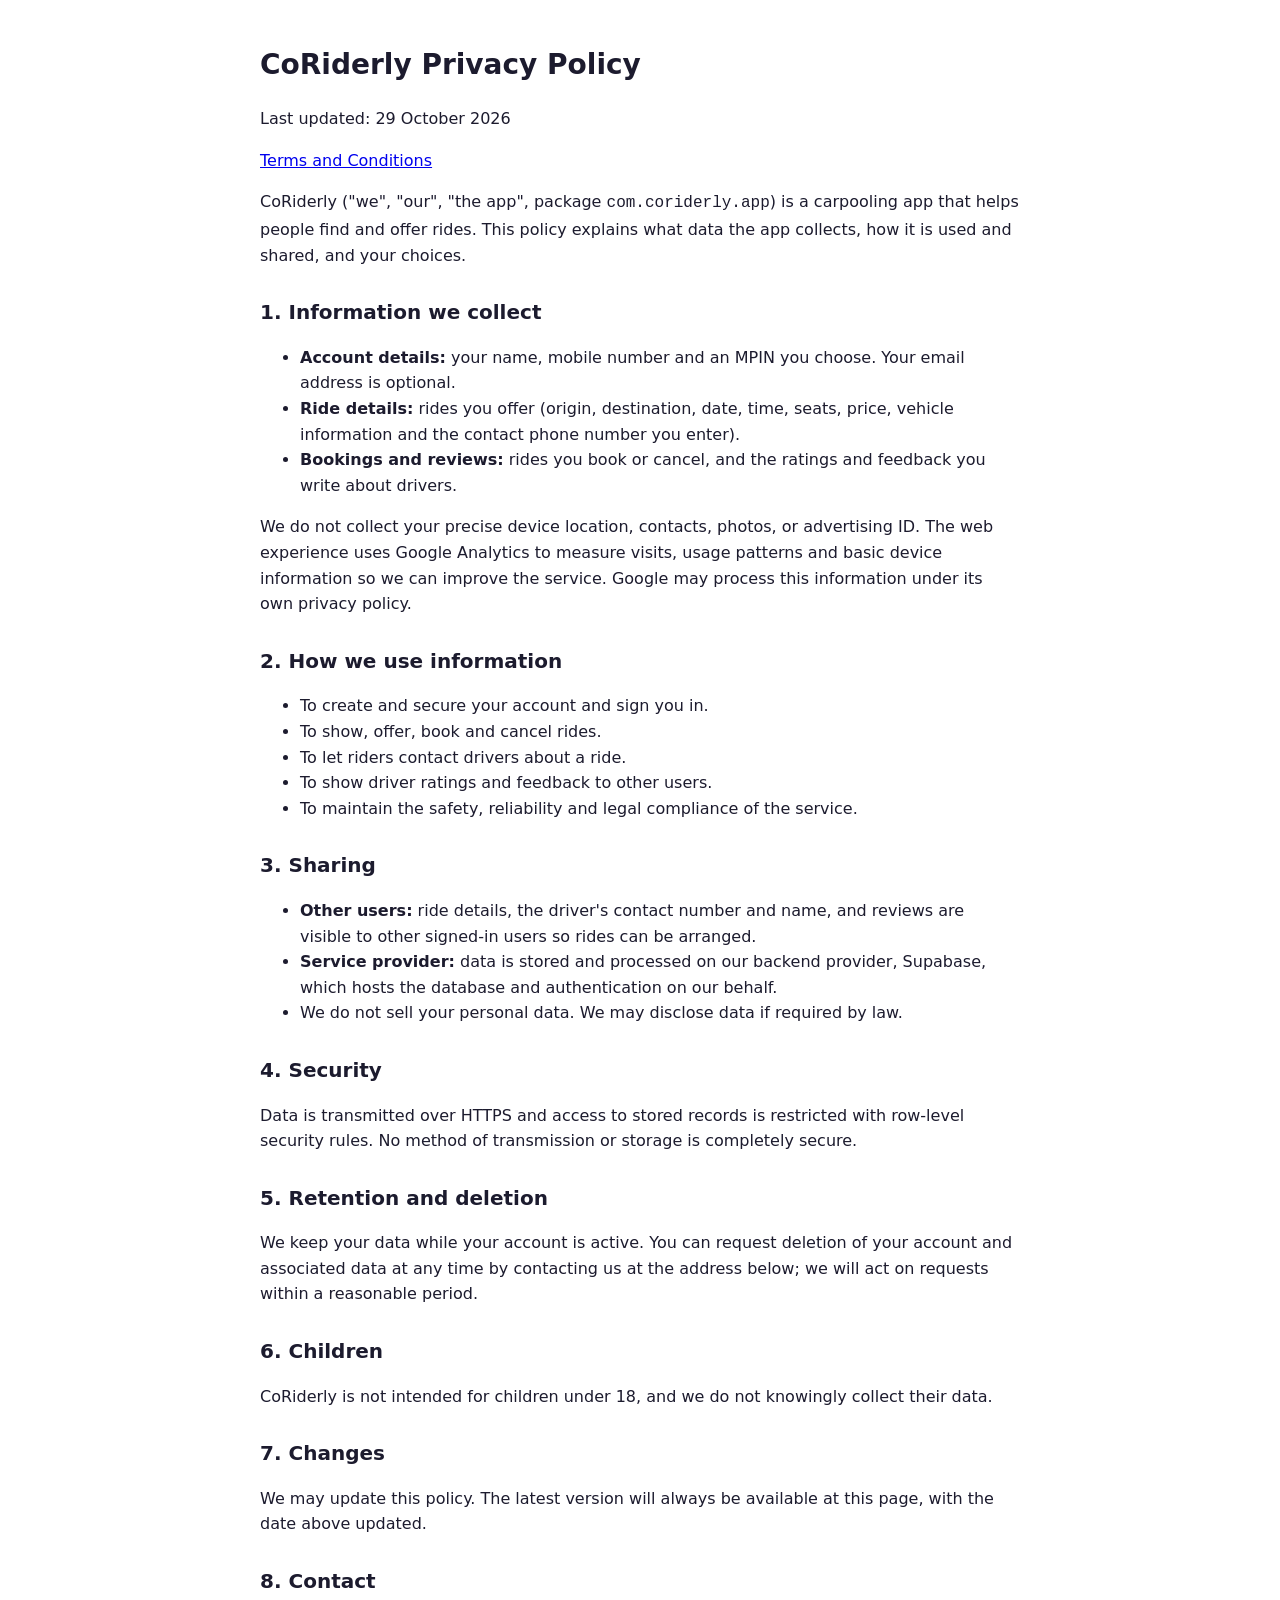
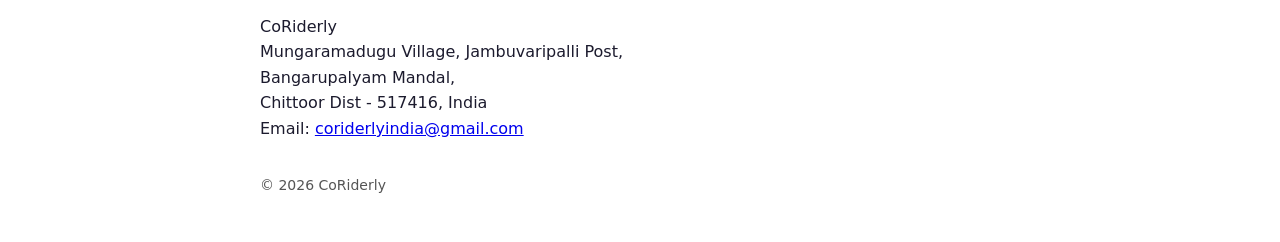
<file: docs/privacy.html>
<!doctype html>
<html lang="en">
<head>
  <meta charset="utf-8" />
  <meta name="viewport" content="width=device-width, initial-scale=1" />
  <title>CoRiderly Privacy Policy</title>
  <style>
    body { max-width: 760px; margin: 0 auto; padding: 24px 18px 48px; font: 16px/1.6 system-ui, sans-serif; color: #1c1b2e; }
    h1 { font-size: 28px; } h2 { margin-top: 28px; font-size: 20px; }
    footer { margin-top: 32px; color: #555; font-size: 14px; }
  </style>
</head>
<body>
  <h1>CoRiderly Privacy Policy</h1>
  <p>Last updated: 29 October 2026</p>
  <p><a href="https://coriderly.in/terms.html">Terms and Conditions</a></p>
  <p>CoRiderly ("we", "our", "the app", package <code>com.coriderly.app</code>) is a carpooling app that helps people find and offer rides. This policy explains what data the app collects, how it is used and shared, and your choices.</p>

  <h2>1. Information we collect</h2>
  <ul>
    <li><strong>Account details:</strong> your name, mobile number and an MPIN you choose. Your email address is optional.</li>
    <li><strong>Ride details:</strong> rides you offer (origin, destination, date, time, seats, price, vehicle information and the contact phone number you enter).</li>
    <li><strong>Bookings and reviews:</strong> rides you book or cancel, and the ratings and feedback you write about drivers.</li>
  </ul>
  <p>We do not collect your precise device location, contacts, photos, or advertising ID. The web experience uses Google Analytics to measure visits, usage patterns and basic device information so we can improve the service. Google may process this information under its own privacy policy.</p>

  <h2>2. How we use information</h2>
  <ul>
    <li>To create and secure your account and sign you in.</li>
    <li>To show, offer, book and cancel rides.</li>
    <li>To let riders contact drivers about a ride.</li>
    <li>To show driver ratings and feedback to other users.</li>
    <li>To maintain the safety, reliability and legal compliance of the service.</li>
  </ul>

  <h2>3. Sharing</h2>
  <ul>
    <li><strong>Other users:</strong> ride details, the driver's contact number and name, and reviews are visible to other signed-in users so rides can be arranged.</li>
    <li><strong>Service provider:</strong> data is stored and processed on our backend provider, Supabase, which hosts the database and authentication on our behalf.</li>
    <li>We do not sell your personal data. We may disclose data if required by law.</li>
  </ul>

  <h2>4. Security</h2>
  <p>Data is transmitted over HTTPS and access to stored records is restricted with row-level security rules. No method of transmission or storage is completely secure.</p>

  <h2>5. Retention and deletion</h2>
  <p>We keep your data while your account is active. You can request deletion of your account and associated data at any time by contacting us at the address below; we will act on requests within a reasonable period.</p>

  <h2>6. Children</h2>
  <p>CoRiderly is not intended for children under 18, and we do not knowingly collect their data.</p>

  <h2>7. Changes</h2>
  <p>We may update this policy. The latest version will always be available at this page, with the date above updated.</p>

  <h2>8. Contact</h2>
  <address style="font-style: normal;">
    CoRiderly<br />
    Mungaramadugu Village, Jambuvaripalli Post,<br />
    Bangarupalyam Mandal,<br />
    Chittoor Dist - 517416, India<br />
    Email: <a href="mailto:coriderlyindia@gmail.com">coriderlyindia@gmail.com</a>
  </address>

  <footer>&copy; 2026 CoRiderly</footer>
</body>
</html>
</file>
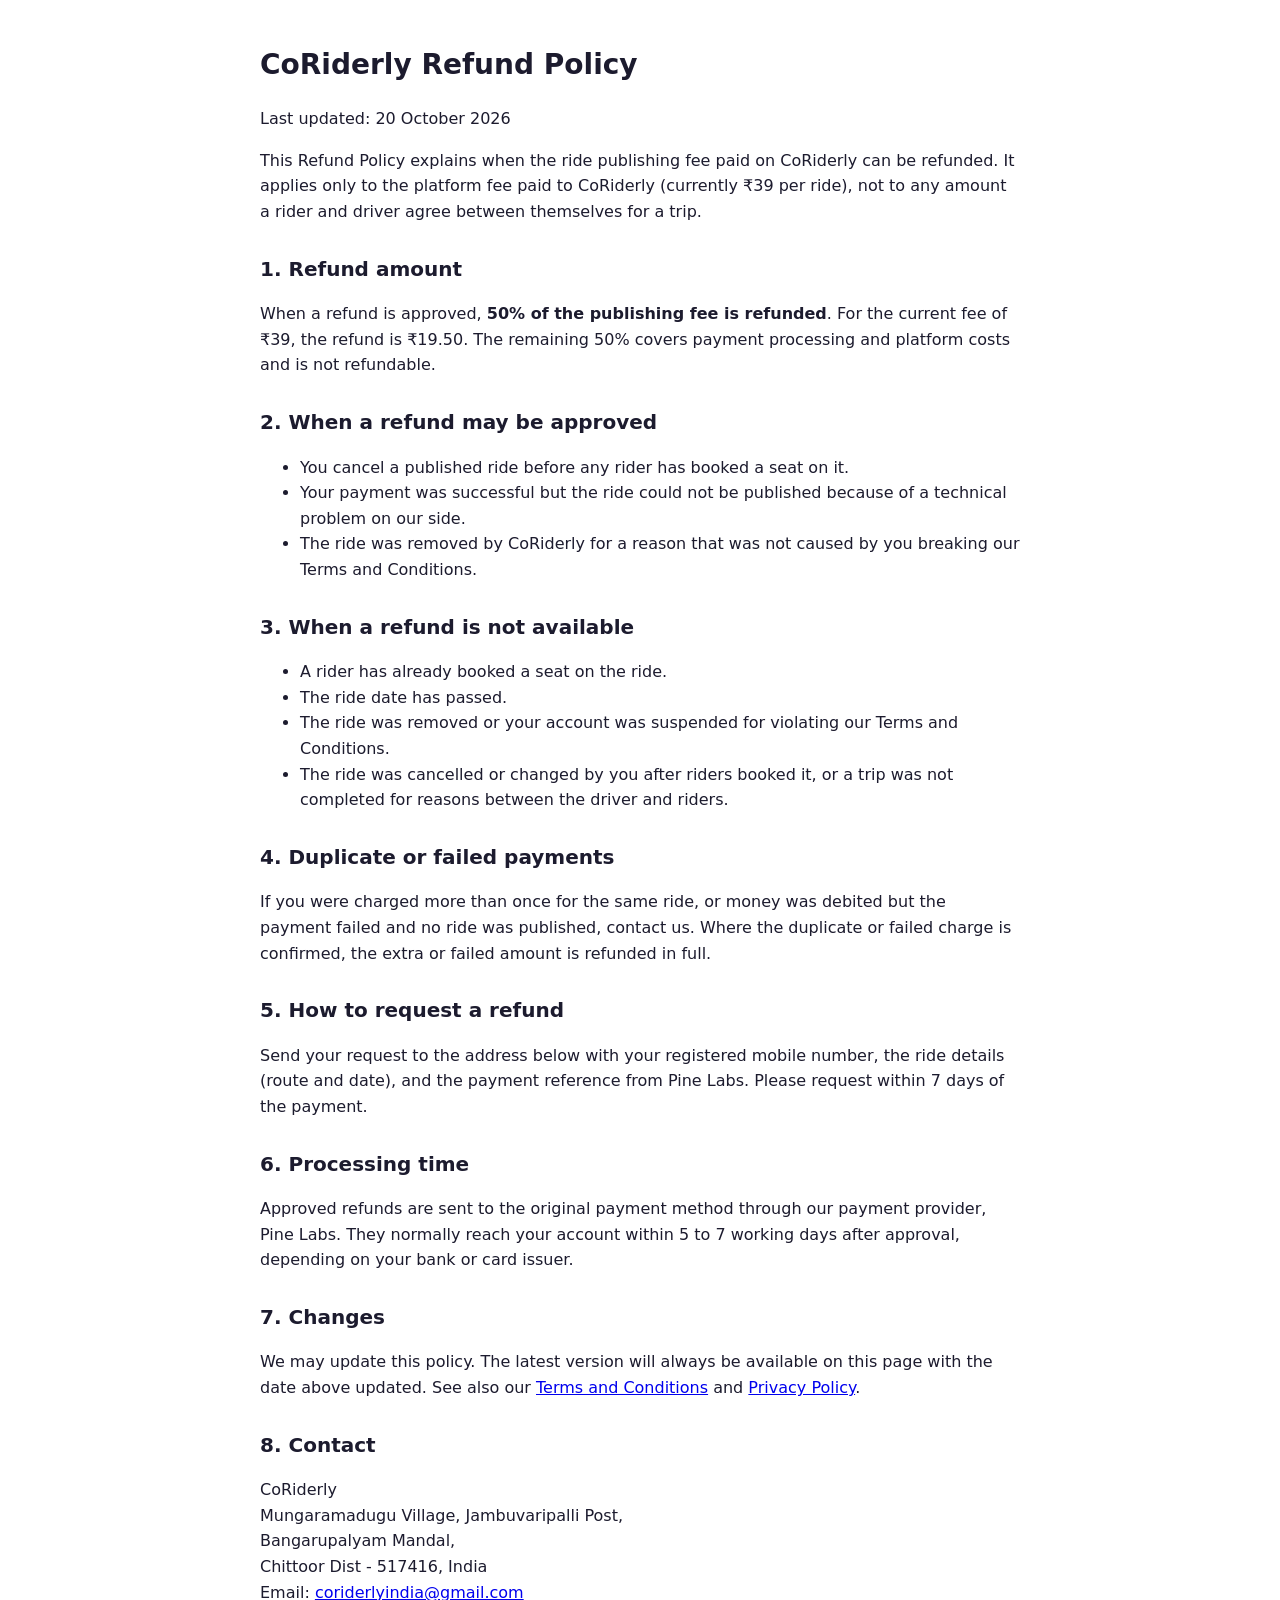
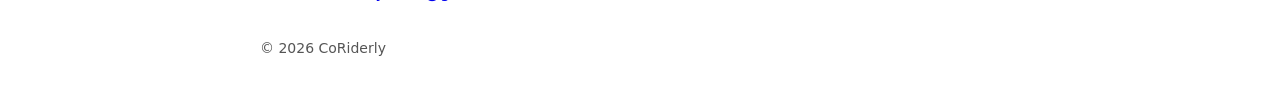
<file: docs/refund.html>
<!doctype html>
<html lang="en">
<head>
  <meta charset="utf-8" />
  <meta name="viewport" content="width=device-width, initial-scale=1" />
  <meta name="description" content="Refund Policy for CoRiderly ride publishing fees." />
  <title>CoRiderly Refund Policy</title>
  <style>
    body { max-width: 760px; margin: 0 auto; padding: 24px 18px 48px; font: 16px/1.6 system-ui, sans-serif; color: #1c1b2e; }
    h1 { font-size: 28px; } h2 { margin-top: 28px; font-size: 20px; }
    footer { margin-top: 32px; color: #555; font-size: 14px; }
  </style>
</head>
<body>
  <h1>CoRiderly Refund Policy</h1>
  <p>Last updated: 20 October 2026</p>
  <p>This Refund Policy explains when the ride publishing fee paid on CoRiderly can be refunded. It applies only to the platform fee paid to CoRiderly (currently ₹39 per ride), not to any amount a rider and driver agree between themselves for a trip.</p>

  <h2>1. Refund amount</h2>
  <p>When a refund is approved, <strong>50% of the publishing fee is refunded</strong>. For the current fee of ₹39, the refund is ₹19.50. The remaining 50% covers payment processing and platform costs and is not refundable.</p>

  <h2>2. When a refund may be approved</h2>
  <ul>
    <li>You cancel a published ride before any rider has booked a seat on it.</li>
    <li>Your payment was successful but the ride could not be published because of a technical problem on our side.</li>
    <li>The ride was removed by CoRiderly for a reason that was not caused by you breaking our Terms and Conditions.</li>
  </ul>

  <h2>3. When a refund is not available</h2>
  <ul>
    <li>A rider has already booked a seat on the ride.</li>
    <li>The ride date has passed.</li>
    <li>The ride was removed or your account was suspended for violating our Terms and Conditions.</li>
    <li>The ride was cancelled or changed by you after riders booked it, or a trip was not completed for reasons between the driver and riders.</li>
  </ul>

  <h2>4. Duplicate or failed payments</h2>
  <p>If you were charged more than once for the same ride, or money was debited but the payment failed and no ride was published, contact us. Where the duplicate or failed charge is confirmed, the extra or failed amount is refunded in full.</p>

  <h2>5. How to request a refund</h2>
  <p>Send your request to the address below with your registered mobile number, the ride details (route and date), and the payment reference from Pine Labs. Please request within 7 days of the payment.</p>

  <h2>6. Processing time</h2>
  <p>Approved refunds are sent to the original payment method through our payment provider, Pine Labs. They normally reach your account within 5 to 7 working days after approval, depending on your bank or card issuer.</p>

  <h2>7. Changes</h2>
  <p>We may update this policy. The latest version will always be available on this page with the date above updated. See also our <a href="https://coriderly.in/terms.html">Terms and Conditions</a> and <a href="https://coriderly.in/privacy.html">Privacy Policy</a>.</p>

  <h2>8. Contact</h2>
  <address style="font-style: normal;">
    CoRiderly<br />
    Mungaramadugu Village, Jambuvaripalli Post,<br />
    Bangarupalyam Mandal,<br />
    Chittoor Dist - 517416, India<br />
    Email: <a href="mailto:coriderlyindia@gmail.com">coriderlyindia@gmail.com</a>
  </address>

  <footer>&copy; 2026 CoRiderly</footer>
</body>
</html>
</file>
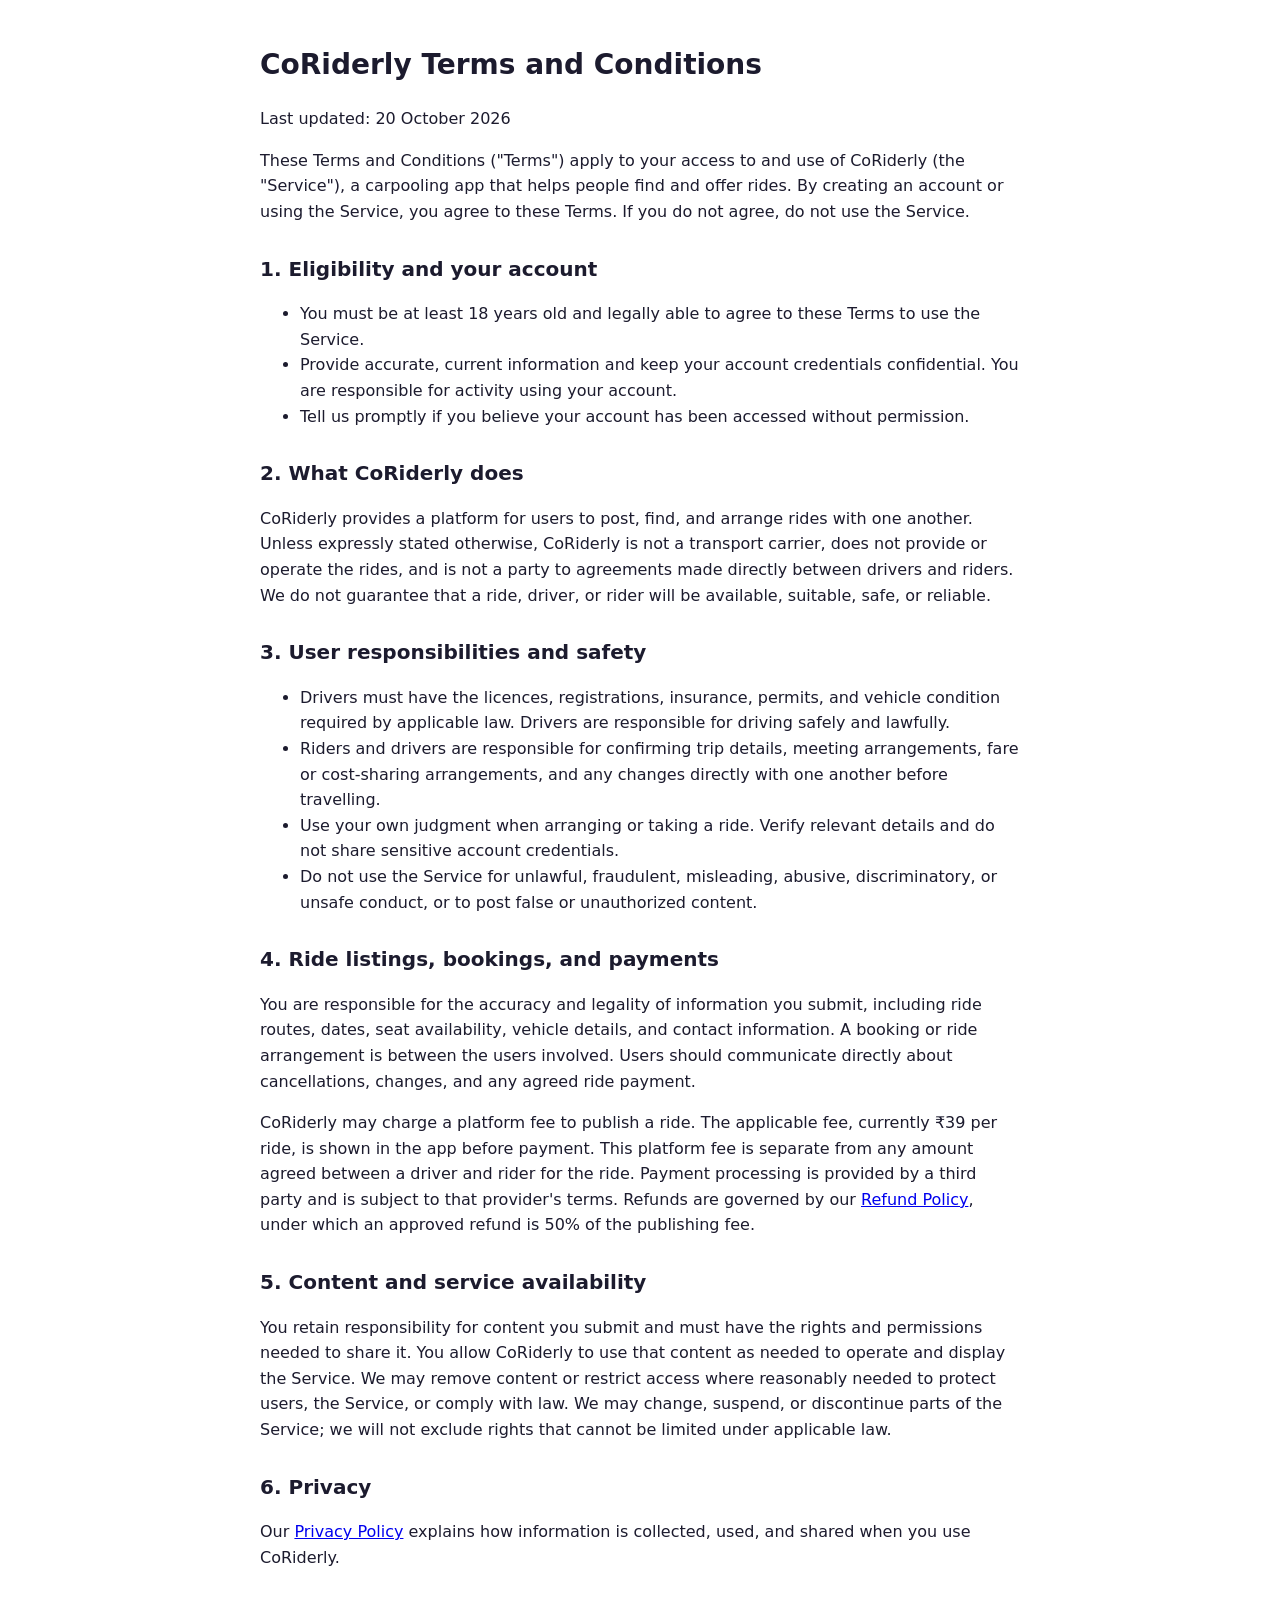
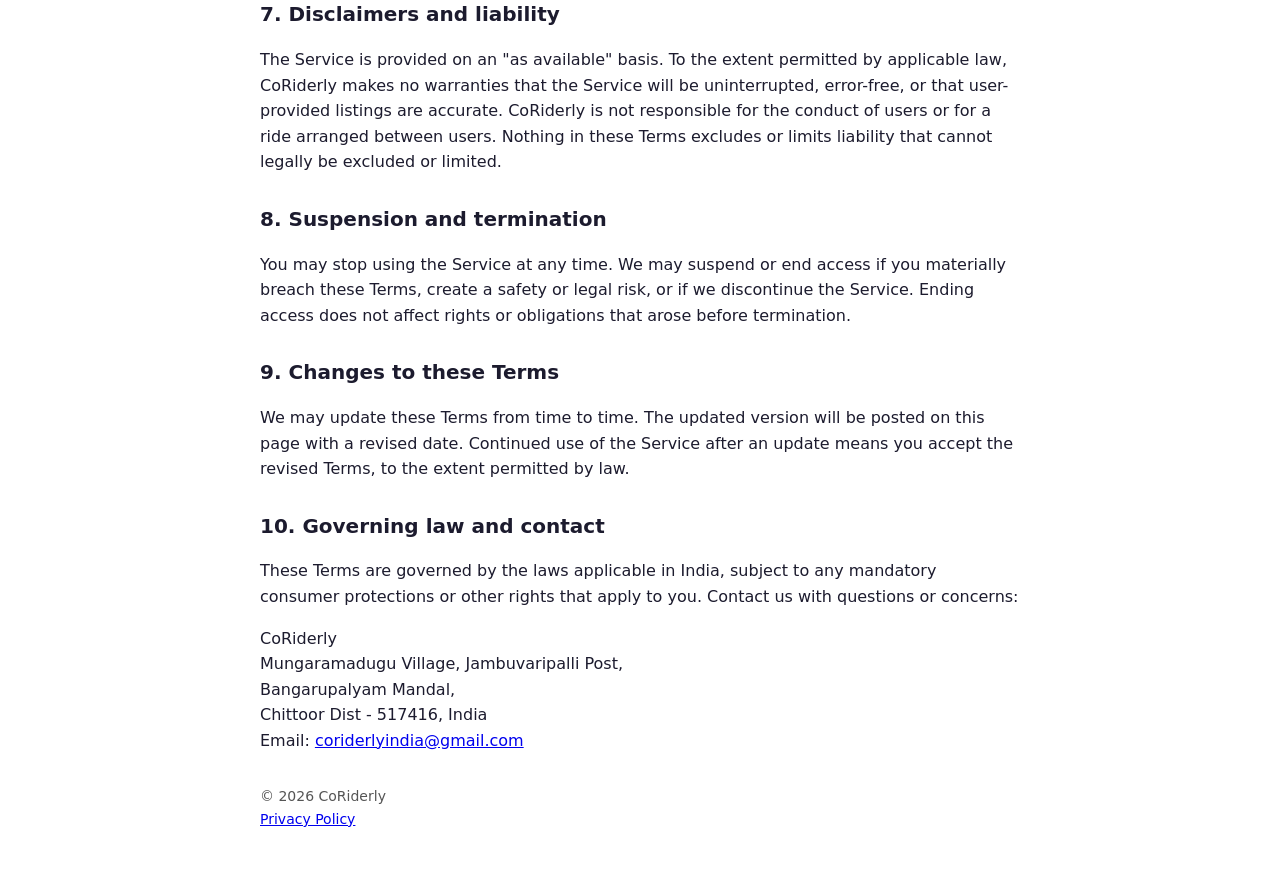
<file: docs/terms.html>
<!doctype html>
<html lang="en">
<head>
  <meta charset="utf-8" />
  <meta name="viewport" content="width=device-width, initial-scale=1" />
  <meta name="description" content="Terms and Conditions for using CoRiderly." />
  <title>CoRiderly Terms and Conditions</title>
  <style>
    body { max-width: 760px; margin: 0 auto; padding: 24px 18px 48px; font: 16px/1.6 system-ui, sans-serif; color: #1c1b2e; }
    h1 { font-size: 28px; } h2 { margin-top: 28px; font-size: 20px; }
    footer { margin-top: 32px; color: #555; font-size: 14px; }
  </style>
</head>
<body>
  <h1>CoRiderly Terms and Conditions</h1>
  <p>Last updated: 20 October 2026</p>
  <p>These Terms and Conditions ("Terms") apply to your access to and use of CoRiderly (the "Service"), a carpooling app that helps people find and offer rides. By creating an account or using the Service, you agree to these Terms. If you do not agree, do not use the Service.</p>

  <h2>1. Eligibility and your account</h2>
  <ul>
    <li>You must be at least 18 years old and legally able to agree to these Terms to use the Service.</li>
    <li>Provide accurate, current information and keep your account credentials confidential. You are responsible for activity using your account.</li>
    <li>Tell us promptly if you believe your account has been accessed without permission.</li>
  </ul>

  <h2>2. What CoRiderly does</h2>
  <p>CoRiderly provides a platform for users to post, find, and arrange rides with one another. Unless expressly stated otherwise, CoRiderly is not a transport carrier, does not provide or operate the rides, and is not a party to agreements made directly between drivers and riders. We do not guarantee that a ride, driver, or rider will be available, suitable, safe, or reliable.</p>

  <h2>3. User responsibilities and safety</h2>
  <ul>
    <li>Drivers must have the licences, registrations, insurance, permits, and vehicle condition required by applicable law. Drivers are responsible for driving safely and lawfully.</li>
    <li>Riders and drivers are responsible for confirming trip details, meeting arrangements, fare or cost-sharing arrangements, and any changes directly with one another before travelling.</li>
    <li>Use your own judgment when arranging or taking a ride. Verify relevant details and do not share sensitive account credentials.</li>
    <li>Do not use the Service for unlawful, fraudulent, misleading, abusive, discriminatory, or unsafe conduct, or to post false or unauthorized content.</li>
  </ul>

  <h2>4. Ride listings, bookings, and payments</h2>
  <p>You are responsible for the accuracy and legality of information you submit, including ride routes, dates, seat availability, vehicle details, and contact information. A booking or ride arrangement is between the users involved. Users should communicate directly about cancellations, changes, and any agreed ride payment.</p>
  <p>CoRiderly may charge a platform fee to publish a ride. The applicable fee, currently ₹39 per ride, is shown in the app before payment. This platform fee is separate from any amount agreed between a driver and rider for the ride. Payment processing is provided by a third party and is subject to that provider's terms. Refunds are governed by our <a href="https://coriderly.in/refund.html">Refund Policy</a>, under which an approved refund is 50% of the publishing fee.</p>

  <h2>5. Content and service availability</h2>
  <p>You retain responsibility for content you submit and must have the rights and permissions needed to share it. You allow CoRiderly to use that content as needed to operate and display the Service. We may remove content or restrict access where reasonably needed to protect users, the Service, or comply with law. We may change, suspend, or discontinue parts of the Service; we will not exclude rights that cannot be limited under applicable law.</p>

  <h2>6. Privacy</h2>
  <p>Our <a href="https://coriderly.in/privacy.html">Privacy Policy</a> explains how information is collected, used, and shared when you use CoRiderly.</p>

  <h2>7. Disclaimers and liability</h2>
  <p>The Service is provided on an "as available" basis. To the extent permitted by applicable law, CoRiderly makes no warranties that the Service will be uninterrupted, error-free, or that user-provided listings are accurate. CoRiderly is not responsible for the conduct of users or for a ride arranged between users. Nothing in these Terms excludes or limits liability that cannot legally be excluded or limited.</p>

  <h2>8. Suspension and termination</h2>
  <p>You may stop using the Service at any time. We may suspend or end access if you materially breach these Terms, create a safety or legal risk, or if we discontinue the Service. Ending access does not affect rights or obligations that arose before termination.</p>

  <h2>9. Changes to these Terms</h2>
  <p>We may update these Terms from time to time. The updated version will be posted on this page with a revised date. Continued use of the Service after an update means you accept the revised Terms, to the extent permitted by law.</p>

  <h2>10. Governing law and contact</h2>
  <p>These Terms are governed by the laws applicable in India, subject to any mandatory consumer protections or other rights that apply to you. Contact us with questions or concerns:</p>
  <address style="font-style: normal;">
    CoRiderly<br />
    Mungaramadugu Village, Jambuvaripalli Post,<br />
    Bangarupalyam Mandal,<br />
    Chittoor Dist - 517416, India<br />
    Email: <a href="mailto:coriderlyindia@gmail.com">coriderlyindia@gmail.com</a>
  </address>

  <footer>
    &copy; 2026 CoRiderly
    <nav aria-label="Legal documents">
      <a href="https://coriderly.in/privacy.html">Privacy Policy</a>
    </nav>
  </footer>
</body>
</html>
</file>
<file: assets/web/styles.css>
:root {
      --purple: #7c3aed;
      --purple-dark: #5b21b6;
      --purple-soft: #f3edff;
      --ink: #242138;
      --muted: #77758a;
      --line: #eceaf2;
      --surface: #ffffff;
      --canvas: #faf9fc;
      --green: #16845e;
      --shadow: 0 12px 35px rgba(40, 29, 78, .07);
    }
    * { box-sizing: border-box; }
    html { -webkit-text-size-adjust: 100%; text-size-adjust: 100%; }
    body {
      margin: 0;
      color: var(--ink);
      background: var(--canvas);
      font-family: Inter, ui-sans-serif, system-ui, -apple-system, BlinkMacSystemFont, "Segoe UI", sans-serif;
    }
    button, input { font: inherit; }
    button { cursor: pointer; }
    button:not(:disabled) {
      position: relative;
      overflow: hidden;
      isolation: isolate;
      transition: transform .18s ease, box-shadow .2s ease, background-color .2s ease, color .2s ease;
    }
    button:not(:disabled):active { transform: scale(.97); }
    button:focus-visible { outline: 3px solid rgba(107, 27, 141, .28); outline-offset: 3px; }
    .ui-ripple {
      position: absolute;
      z-index: 0;
      border-radius: 50%;
      background: rgba(255, 255, 255, .35);
      transform: scale(0);
      animation: button-ripple .55s ease-out forwards;
      pointer-events: none;
    }
    @keyframes button-ripple {
      to { transform: scale(1); opacity: 0; }
    }
    .app { min-height: calc(100vh - 20px); margin: 10px; overflow: hidden; border-radius: 18px; touch-action: pan-y; overscroll-behavior-x: none; }
    .bottom-nav { display: none; }
    .splash-screen { min-height: calc(100vh - 24px); margin: 12px; overflow: hidden; border-radius: 18px; display: grid; grid-template-columns: minmax(0, 1.1fr) minmax(360px, .9fr); background: linear-gradient(135deg, #3b0764 0%, #6d28d9 54%, #a855f7 100%); box-shadow: 0 22px 60px rgba(40, 19, 66, .16); }
    .splash-screen[hidden] { display: none; }
    .splash-story { position: relative; isolation: isolate; display: flex; flex-direction: column; justify-content: space-between; padding: clamp(32px, 7vw, 88px); color: white; background: radial-gradient(ellipse at 14% 88%, rgba(243, 207, 255, .14), transparent 34%), radial-gradient(ellipse at 94% 15%, rgba(255, 255, 255, .12), transparent 30%); }
    .splash-story::after { position: absolute; z-index: -1; right: -115px; bottom: -185px; width: 410px; height: 410px; border: 1px solid rgba(255,255,255,.12); border-radius: 50%; box-shadow: 0 0 0 36px rgba(255,255,255,.035), 0 0 0 74px rgba(255,255,255,.025); content: ""; }
    .splash-copy { position: relative; z-index: 1; }
    .splash-copy .eyebrow { display: inline-flex; align-items: center; gap: 8px; padding: 8px 11px; border: 1px solid rgba(255,255,255,.22); border-radius: 999px; color: #f0d9fa; background: rgba(255,255,255,.08); font-size: 11px; letter-spacing: 1px; }
    .splash-copy .eyebrow::before { width: 7px; height: 7px; border-radius: 50%; background: #b8f1d8; box-shadow: 0 0 0 4px rgba(184,241,216,.13); content: ""; }
    .splash-copy h1 { max-width: 520px; margin: 18px 0 14px; font-size: clamp(42px, 5.8vw, 70px); letter-spacing: -3px; line-height: 1.02; }
    .splash-copy p { max-width: 420px; color: #f0e4f4; font-size: 16px; line-height: 1.7; }
    .journey-card { position: relative; width: min(100%, 390px); margin-top: 28px; padding: 13px 16px; border: 1px solid rgba(255,255,255,.23); border-radius: 15px; background: rgba(255,255,255,.11); box-shadow: 0 12px 30px rgba(35,8,50,.12); backdrop-filter: blur(10px); }
    .journey-label { display: flex; justify-content: space-between; color: #ead8f1; font-size: 10px; font-weight: 750; letter-spacing: .8px; text-transform: uppercase; }
    .journey-route { display: grid; grid-template-columns: 1fr 66px 1fr; align-items: center; gap: 9px; margin-top: 12px; }
    .journey-place strong, .journey-place span { display: block; }
    .journey-place strong { font-size: 13px; }
    .journey-place span { margin-top: 3px; color: #e1cde9; font-size: 10px; }
    .journey-path { position: relative; height: 2px; border-top: 2px dashed rgba(255,255,255,.6); }
    .journey-path::before, .journey-path::after { position: absolute; top: -5px; width: 8px; height: 8px; border: 2px solid white; border-radius: 50%; background: #71318c; content: ""; }
    .journey-path::before { left: 0; }
    .journey-path::after { right: 0; background: #b8f1d8; border-color: #b8f1d8; }
    .journey-car { position: absolute; top: -17px; left: 50%; width: 26px; height: 20px; padding: 3px; border-radius: 7px; color: var(--purple); background: white; transform: translateX(-50%); }
    .splash-caption { display: flex; align-items: center; gap: 9px; color: #e8d8ed; font-size: 12px; }
    .splash-caption::before { width: 23px; height: 1px; background: #d7aedf; content: ""; }
    .splash-brand { display: flex; align-items: center; gap: 12px; font-size: 22px; font-weight: 800; letter-spacing: -.6px; }
    .splash-mark { display: grid; width: 42px; height: 42px; place-items: center; border-radius: 14px; color: var(--purple); background: white; }
    .splash-mark svg { width: 24px; }
    .splash-copy { max-width: 540px; margin: 54px 0; }
    .splash-copy .eyebrow { color: #e8c9f3; }
    .splash-copy h1 { margin: 18px 0 14px; font-size: clamp(42px, 5.8vw, 70px); letter-spacing: -3px; line-height: 1.02; }
    .splash-copy p { max-width: 420px; margin: 0; color: #f0e4f4; font-size: 16px; line-height: 1.7; }
    .splash-caption { color: #e8d8ed; font-size: 12px; }
    .login-side { display: grid; place-items: center; padding: 28px; background: #fff; }
    .login-card { width: min(100%, 430px); }
    .login-card h2 { margin: 0 0 8px; font-size: 27px; letter-spacing: -.8px; }
    .login-intro { margin: 0 0 24px; color: var(--muted); font-size: 14px; line-height: 1.5; }
    .role-options { display: grid; grid-template-columns: repeat(2, minmax(0, 1fr)); gap: 11px; margin-bottom: 20px; }
    .role-option { position: relative; min-width: 0; width: 100%; }
    .role-option input { position: absolute; opacity: 0; }
    .role-option span { display: flex; width: 100%; height: 100%; min-width: 0; min-height: 72px; flex-direction: column; justify-content: center; gap: 4px; padding: 12px 14px; border: 1px solid var(--line); border-radius: 11px; cursor: pointer; overflow-wrap: anywhere; transition: border-color .2s, background-color .2s, transform .2s, box-shadow .2s; }
    .role-option:hover span { border-color: #c9a7d7; transform: translateY(-2px); box-shadow: 0 7px 18px rgba(40, 29, 78, .07); }
    .role-option strong { font-size: 14px; }
    .role-option small { color: var(--muted); font-size: 12px; }
    .role-option input:checked + span { border-color: var(--purple); color: var(--purple); background: var(--purple-soft); box-shadow: 0 0 0 2px rgba(107, 27, 141, .08); }
    .role-option input:focus-visible + span { outline: 3px solid rgba(107, 27, 141, .25); outline-offset: 2px; }
    .auth-mode { padding: 0; border: 0; border-radius: 11px; color: var(--ink); background: transparent; text-align: left; }
    .auth-mode.active span { border-color: var(--purple); color: var(--purple); background: var(--purple-soft); box-shadow: 0 0 0 2px rgba(107, 27, 141, .08); }
    .login-fields { display: grid; gap: 15px; }
    .login-fields input { width: 100%; height: 46px; padding: 0 13px; border: 1px solid #e8e6ee; border-radius: 10px; color: var(--ink); background: white; }
    .login-fields input:focus { outline: 2px solid rgba(107, 27, 141, .2); border-color: var(--purple); }
    .pin-wrap { position: relative; }
    .login-fields .pin-wrap input { padding-right: 46px; }
    .pin-wrap .pin-toggle, .pin-wrap .pin-toggle:not(:disabled) { position: absolute; top: 50%; right: 6px; transform: translateY(-50%); display: grid; place-items: center; width: 36px; height: 36px; padding: 0; border: 0; border-radius: 50%; color: var(--muted); background: transparent; cursor: pointer; }
    .pin-toggle:hover { color: var(--purple); }
    .pin-toggle svg { width: 20px; height: 20px; }
    .pin-toggle .eye-closed, .pin-toggle.showing .eye-open { display: none; }
    .pin-toggle.showing .eye-closed { display: block; }
    .driver-documents { display: grid; grid-template-columns: 1fr 1fr; gap: 12px; margin-top: 18px; padding: 15px; border: 1px solid var(--line); border-radius: 12px; background: var(--canvas); }
    .driver-documents[hidden] { display: none; }
    .driver-documents h3 { grid-column: 1 / -1; margin: 0; font-size: 15px; }
    .driver-documents p { grid-column: 1 / -1; margin: -6px 0 0; color: var(--muted); font-size: 12px; line-height: 1.45; }
    .driver-documents .field { min-width: 0; }
    .document-pair { display: grid; grid-column: 1 / -1; grid-template-columns: repeat(2, minmax(0, 1fr)); gap: 12px; }
    .driver-documents .field label { display: flex; align-items: center; gap: 7px; margin-bottom: 7px; color: #656276; font-size: 11px; font-weight: 750; }
    .document-icon { display: grid; flex: 0 0 25px; width: 25px; height: 25px; place-items: center; border-radius: 8px; color: var(--purple); background: #f1e5f5; }
    .document-icon svg { width: 15px; height: 15px; }
    .driver-documents input[type="file"] { width: 100%; min-width: 0; padding: 8px; border: 1px solid #e8e6ee; border-radius: 9px; color: var(--muted); background: #fff; font-size: 11px; }
    .driver-documents input[type="file"]::file-selector-button { margin-right: 9px; padding: 7px 10px 7px 30px; border: 0; border-radius: 7px; color: var(--purple); background-color: var(--purple-soft); background-image: url("data:image/svg+xml,%3Csvg xmlns='http://www.w3.org/2000/svg' viewBox='0 0 24 24' fill='none' stroke='%236B1B8D' stroke-width='2' stroke-linecap='round' stroke-linejoin='round'%3E%3Cpath d='M12 16V4m-5 5 5-5 5 5'/%3E%3Cpath d='M5 14v5h14v-5'/%3E%3C/svg%3E"); background-repeat: no-repeat; background-position: 9px center; background-size: 14px; font: inherit; font-weight: 700; cursor: pointer; transition: background-color .2s, color .2s; }
    .driver-documents input[type="file"]::file-selector-button:hover { color: white; background-color: var(--purple); }
    .driver-documents input[type="file"]:focus-visible { outline: 2px solid rgba(107, 27, 141, .2); border-color: var(--purple); }
    .login-submit { width: 100%; margin-top: 21px; }
    .login-note { margin: 14px 0 0; color: var(--muted); font-size: 11px; line-height: 1.5; text-align: center; }
    .topbar {
      height: 76px;
      padding: 0 max(5vw, 24px);
      display: flex;
      align-items: center;
      justify-content: space-between;
      background: #fff;
      border-bottom: 1px solid var(--line);
    }
    .brand { display: flex; align-items: center; gap: 11px; font-size: 20px; font-weight: 800; letter-spacing: -.7px; }
    .brand-mark { width: 36px; height: 36px; border-radius: 12px; display: grid; place-items: center; color: #fff; background: var(--purple); }
    .brand-mark svg { width: 21px; }
    .nav { display: flex; align-items: center; gap: 34px; color: #77758a; font-size: 14px; font-weight: 600; }
    .nav a { color: inherit; text-decoration: none; }
    .nav a.active { color: var(--purple); }
    .profile-area { position: relative; }
    .profile { display: flex; align-items: center; gap: 10px; border: 0; background: transparent; color: var(--ink); font-weight: 650; }
    .avatar { display: grid; place-items: center; width: 36px; height: 36px; border-radius: 50%; background: #f1e5f5; color: var(--purple); font-size: 13px; font-weight: 800; }
    .profile-menu { position: absolute; z-index: 5; top: calc(100% + 14px); right: 0; width: 250px; padding: 9px; border: 1px solid var(--line); border-radius: 14px; background: white; box-shadow: var(--shadow); }
    .profile-menu[hidden] { display: none; }
    .profile-summary { padding: 10px 11px 13px; border-bottom: 1px solid var(--line); }
    .profile-summary strong, .profile-summary span { display: block; overflow: hidden; text-overflow: ellipsis; white-space: nowrap; }
    .profile-summary span { margin-top: 4px; color: var(--muted); font-size: 12px; }
    .profile-menu button { display: flex; align-items: center; width: 100%; padding: 11px; border: 0; border-radius: 8px; color: var(--ink); background: transparent; text-align: left; font-size: 13px; font-weight: 650; }
    .profile-menu button:hover { color: var(--purple); background: var(--purple-soft); }
    .profile-menu .logout-action { margin-top: 4px; border-top: 1px solid var(--line); border-radius: 0 0 8px 8px; color: #b42318; }
    .profile-menu .logout-action:hover, .logout-button:hover { color: #8f1d14; background: #fff1f0; }
    .logout-button { width: 100%; margin-top: 12px; padding: 12px; border: 1px solid #f0c8c5; border-radius: 10px; color: #b42318; background: white; font-weight: 700; }
    .profile .avatar { transition: transform .2s, box-shadow .2s; }
    .profile:hover .avatar { transform: scale(1.08); box-shadow: 0 0 0 4px var(--purple-soft); }
    .dialog-close:hover { color: var(--purple); background: var(--purple-soft); transform: rotate(90deg); }
    dialog { width: min(440px, calc(100% - 32px)); max-height: 85vh; padding: 0; border: 1px solid var(--line); border-radius: 16px; color: var(--ink); box-shadow: 0 24px 70px rgba(30, 20, 55, .2); }
    dialog::backdrop { background: rgba(31, 25, 45, .45); }
    .dialog-content { padding: 24px; }
    .dialog-heading { display: flex; align-items: center; justify-content: space-between; gap: 12px; margin-bottom: 17px; }
    .dialog-heading h2 { margin: 0; font-size: 21px; }
    .dialog-close { width: 34px; height: 34px; border: 0; border-radius: 9px; color: var(--muted); background: var(--canvas); font-size: 20px; }
    .profile-form { display: grid; gap: 15px; }
    .profile-form input { width: 100%; height: 44px; padding: 0 12px; border: 1px solid #e8e6ee; border-radius: 9px; color: var(--ink); background: white; }
    .profile-form input:focus { outline: 2px solid rgba(107, 27, 141, .2); border-color: var(--purple); }
    .dialog-submit { width: 100%; margin-top: 3px; }
    #bookings-dialog { width: min(392px, calc(100% - 40px)); max-height: 78vh; }
    .booking-caption { margin: 0 0 12px; color: var(--muted); font-size: 12px; line-height: 1.45; }
    .booking-list { display: grid; gap: 10px; max-height: 46vh; overflow: auto; }
    .booking-item, .booking-empty { padding: 14px; border: 1px solid var(--line); border-radius: 11px; background: var(--canvas); }
    .booking-item strong { display: block; margin-bottom: 5px; font-size: 14px; }
    .booking-item span, .booking-empty { color: var(--muted); font-size: 13px; line-height: 1.5; }
    .booking-review-summary { margin-top: 8px; color: #656276; font-size: 12px; line-height: 1.45; }
    .booking-review-summary strong { color: var(--ink); }
    .booking-review-toggle {
      margin-top: 9px;
      padding: 8px 10px;
      border: 1px solid #e5d3ed;
      border-radius: 9px;
      color: var(--purple);
      background: #fff;
      font-size: 12px;
      font-weight: 700;
    }
    .booking-review-toggle:hover { border-color: var(--purple); background: var(--purple-soft); }
    .booking-review-toggle:disabled { opacity: .58; cursor: not-allowed; }
    .booking-review-availability { color: var(--muted); font-size: 11px; }
    .booking-review-form {
      display: grid;
      gap: 9px;
      margin-top: 11px;
      padding: 10px;
      border: 1px solid var(--line);
      border-radius: 10px;
      background: #fff;
    }
    .booking-review-form[hidden] { display: none; }
    .booking-review-form label {
      color: #656276;
      font-size: 11px;
      font-weight: 700;
      letter-spacing: .5px;
      text-transform: uppercase;
    }
    .booking-review-form select,
    .booking-review-form textarea {
      width: 100%;
      border: 1px solid #e8e6ee;
      border-radius: 9px;
      color: var(--ink);
      background: #fff;
      font: inherit;
    }
    .booking-review-form select { height: 38px; padding: 0 10px; }
    .booking-review-form textarea {
      min-height: 74px;
      padding: 9px 10px;
      line-height: 1.45;
      resize: vertical;
    }
    .booking-review-form select:focus,
    .booking-review-form textarea:focus { outline: 2px solid rgba(107, 27, 141, .2); border-color: var(--purple); }
    .booking-review-submit {
      justify-self: start;
      min-height: 34px;
      padding: 0 12px;
      border: 0;
      border-radius: 9px;
      color: #fff;
      background: var(--purple);
      font-size: 12px;
      font-weight: 700;
    }
    .booking-review-submit:hover { background: var(--purple-dark); }
    main { width: min(1120px, calc(100% - 48px)); margin: 42px auto 72px; }
    .welcome { display: flex; justify-content: space-between; align-items: end; margin-bottom: 25px; }
    .eyebrow { color: var(--purple); font-size: 12px; font-weight: 800; letter-spacing: 1.3px; text-transform: uppercase; }
    h1 { margin: 8px 0 7px; font-size: clamp(28px, 4vw, 38px); letter-spacing: -1.5px; line-height: 1.12; }
    .subtitle { margin: 0; color: var(--muted); font-size: 15px; }
    .offer-link { border: 1px solid #e5d3ed; border-radius: 11px; padding: 12px 16px; color: var(--purple); background: #fff; font-weight: 700; }
    .offer-link:hover { border-color: var(--purple); background: var(--purple-soft); box-shadow: 0 8px 20px rgba(107, 27, 141, .12); transform: translateY(-2px); }
    .search-card { padding: 22px; border: 1px solid var(--line); border-radius: 18px; background: var(--surface); box-shadow: var(--shadow); }
    .search-top { display: flex; justify-content: space-between; align-items: center; margin-bottom: 18px; }
    .search-top h2 { margin: 0; font-size: 16px; letter-spacing: -.2px; }
    .search-top span { color: var(--muted); font-size: 13px; }
    .search-fields { display: grid; grid-template-columns: 1fr 1fr 1fr 1.3fr auto; gap: 12px; align-items: end; }
    .field { min-width: 0; }
    .field label { display: block; margin: 0 0 8px 2px; color: #77758a; font-size: 11px; font-weight: 800; letter-spacing: .8px; text-transform: uppercase; }
    .input-wrap { position: relative; }
    .input-wrap svg { position: absolute; top: 14px; left: 13px; width: 17px; height: 17px; color: #89869a; pointer-events: none; }
    .field input { width: 100%; height: 46px; outline: none; padding: 0 12px 0 39px; border: 1px solid #e8e6ee; border-radius: 10px; color: var(--ink); background: #fff; }
    .field input:focus { border-color: var(--purple); box-shadow: 0 0 0 3px rgba(107, 27, 141, .1); }
    .search-btn { height: 46px; padding: 0 19px; border: 0; border-radius: 10px; color: #fff; background: var(--purple); font-weight: 750; white-space: nowrap; transition: background .2s, transform .2s; }
    .search-btn:hover { background: var(--purple-dark); transform: translateY(-1px); }
    .content-head { display: flex; justify-content: space-between; align-items: center; margin: 36px 0 17px; }
    .content-head h2 { margin: 0; font-size: 21px; letter-spacing: -.6px; }
    .ride-count { margin-left: 8px; color: var(--muted); font-size: 14px; font-weight: 500; }
    .sort { padding: 9px 12px; border: 1px solid var(--line); border-radius: 9px; color: #656276; background: white; font-size: 13px; }
    .ride-list { display: grid; gap: 14px; }
    .ride-card { display: grid; grid-template-columns: minmax(240px, 1fr) 170px 156px; gap: 20px; align-items: center; padding: 20px 22px; border: 1px solid var(--line); border-radius: 15px; background: #fff; box-shadow: 0 5px 17px rgba(40, 29, 78, .035); transition: border-color .2s, transform .2s; }
    .ride-card:hover { border-color: #dec6e8; transform: translateY(-2px); }
    .route { display: grid; grid-template-columns: 55px 22px minmax(0, 1fr); align-items: center; }
    .times { display: grid; gap: 24px; font-size: 14px; font-weight: 750; }
    .route-track { height: 54px; display: flex; flex-direction: column; align-items: center; justify-content: space-between; }
    .dot { width: 9px; height: 9px; border: 2px solid var(--purple); border-radius: 50%; background: white; }
    .dot.end { background: var(--purple); }
    .track-line { width: 1px; flex: 1; margin: 3px 0; border-left: 1px dashed #c8bddf; }
    .places { display: grid; gap: 17px; min-width: 0; }
    .place { overflow: hidden; color: var(--ink); font-size: 14px; font-weight: 650; text-overflow: ellipsis; white-space: nowrap; }
    .ride-meta { display: grid; gap: 10px; padding-left: 20px; border-left: 1px solid var(--line); color: #656276; font-size: 13px; }
    .meta-row { display: flex; align-items: center; gap: 8px; }
    .meta-row svg { width: 16px; height: 16px; color: #89869a; }
    .driver { display: flex; align-items: center; gap: 10px; }
    .driver-avatar { width: 38px; height: 38px; display: grid; place-items: center; border-radius: 50%; color: #704a32; background: #f5dfcc; font-size: 12px; font-weight: 800; flex: 0 0 auto; }
    .driver-avatar.blue { color: #315c80; background: #d9edfa; }
    .driver-avatar.pink { color: #944d67; background: #f8dce7; }
    .driver-name { font-size: 13px; font-weight: 750; }
    .rating { margin-top: 4px; color: #888598; font-size: 11px; }
    .rating strong { color: #d28b21; }
    .ride-contact a { display: inline-flex; align-items: center; gap: 4px; color: var(--purple); text-decoration: none; }
    .ride-contact a:hover { text-decoration: underline; }
    .ride-contact a svg { width: 13px; height: 13px; }
    .price-col { display: flex; align-items: center; justify-content: space-between; gap: 10px; }
    .price { font-size: 21px; font-weight: 800; letter-spacing: -.7px; }
    .price small { display: block; margin-top: 2px; color: #888598; font-size: 11px; font-weight: 500; letter-spacing: 0; }
    .seats { margin-top: 7px; color: var(--green); font-size: 11px; font-weight: 700; }
    .book-btn { border: 0; border-radius: 9px; padding: 11px 14px; color: #fff; background: var(--purple); font-size: 13px; font-weight: 750; }
    .book-btn:hover { background: var(--purple-dark); transform: translateY(-2px); box-shadow: 0 7px 16px rgba(82, 19, 109, .2); }
    .ride-actions { display: grid; gap: 7px; }
    .call-btn { display: inline-flex; align-items: center; justify-content: center; gap: 6px; padding: 8px 12px; border: 1px solid #e5d3ed; border-radius: 9px; color: var(--purple); background: white; text-decoration: none; font-size: 12px; font-weight: 750; }
    .call-btn:hover { border-color: var(--purple); background: var(--purple-soft); }
    .call-btn svg { width: 14px; height: 14px; }
    .empty { display: none; padding: 42px 20px; border: 1px dashed #d9d4e4; border-radius: 15px; color: var(--muted); text-align: center; background: white; }
    .empty strong { display: block; margin-bottom: 6px; color: var(--ink); }
    .screen-hidden { display: none !important; }
    .offer-screen { max-width: 760px; margin: 0 auto; }
    .back-link { display: inline-flex; align-items: center; gap: 7px; margin-bottom: 20px; padding: 0; border: 0; color: var(--purple); background: transparent; font-weight: 700; }
    .back-link:hover { gap: 11px; }
    .offer-panel { padding: 26px; border: 1px solid var(--line); border-radius: 18px; background: white; box-shadow: var(--shadow); }
    .offer-panel h2 { margin: 0 0 7px; font-size: 23px; letter-spacing: -.6px; }
    .offer-intro { margin: 0 0 22px; color: var(--muted); font-size: 14px; line-height: 1.55; }
    .offer-fields { display: grid; grid-template-columns: 1fr 1fr; gap: 17px 14px; }
    .offer-fields .field input, .offer-fields .field select { width: 100%; height: 46px; padding: 0 13px; border: 1px solid #e8e6ee; border-radius: 10px; color: var(--ink); background: #fff; }
    .offer-fields .field input:focus, .offer-fields .field select:focus { outline: 2px solid rgba(107, 27, 141, .2); border-color: var(--purple); }
    .offer-fields input[type="number"] { padding-left: 13px; }
    .offer-fields .phone-field input { padding-left: 39px; }
    .fee-note { display: flex; align-items: flex-start; gap: 12px; margin-top: 22px; padding: 15px; border: 1px solid #e5d3ed; border-radius: 12px; color: #51456e; background: var(--purple-soft); font-size: 13px; line-height: 1.5; }
    .fee-icon { display: grid; flex: 0 0 34px; width: 34px; height: 34px; place-items: center; border-radius: 10px; color: var(--purple); background: white; font-weight: 800; }
    .fee-note strong { display: block; margin-bottom: 2px; color: var(--ink); font-size: 14px; }
    .payment-note { display: block; margin-top: 5px; color: var(--muted); font-size: 12px; }
    .offer-submit { width: 100%; margin-top: 20px; }
    .offer-success { display: none; margin-top: 16px; padding: 14px; border-radius: 10px; color: #126345; background: #e9f7f0; font-size: 14px; line-height: 1.5; }
    .benefits { display: grid; grid-template-columns: repeat(3, minmax(0, 1fr)); gap: 18px; padding: 18px max(5vw, 24px); background: #fff; border-top: 1px solid var(--line); }
    .benefit { min-width: 0; display: flex; align-items: center; gap: 12px; }
    .benefit-icon { flex: 0 0 44px; width: 44px; height: 44px; display: grid; place-items: center; border-radius: 50%; color: #071d42; background: #f3f6fa; }
    .benefit-icon svg { width: 27px; height: 27px; }
    .benefit h2 { margin: 0 0 4px; color: #101d35; font-size: 15px; letter-spacing: -.2px; }
    .benefit p { margin: 0; color: #606b7d; font-size: 12px; line-height: 1.4; }
    .toast { position: fixed; bottom: 24px; left: 50%; padding: 13px 18px; border-radius: 11px; color: white; background: #29243a; box-shadow: var(--shadow); opacity: 0; transform: translate(-50%, 12px); transition: .22s; pointer-events: none; font-size: 14px; }
    .toast.show { opacity: 1; transform: translate(-50%, 0); }
    @media (prefers-reduced-motion: reduce) {
      *, *::before, *::after { scroll-behavior: auto !important; animation-duration: .01ms !important; animation-iteration-count: 1 !important; transition-duration: .01ms !important; }
    }
    @media (max-width: 900px) {
      .splash-screen { grid-template-columns: 1fr; }
      .splash-story { min-height: 300px; padding: 32px max(7vw, 24px); }
      .splash-copy { margin: 42px 0 20px; }
      .splash-caption { display: none; }
      .login-side { padding: 38px 24px; }
      .search-fields { grid-template-columns: 1fr 1fr; }
      .search-btn { width: 100%; }
      .ride-card { grid-template-columns: minmax(220px, 1fr) 145px; }
      .ride-meta { display: none; }
    }
    @media (max-width: 600px) {
      .splash-screen { min-height: calc(100vh - 16px); margin: 8px; border-radius: 14px; }
      .splash-story { min-height: 250px; padding: 24px 20px; }
      .splash-copy { margin: 32px 0 0; }
      .splash-copy h1 { font-size: clamp(36px, 10vw, 42px); }
      .splash-copy p { font-size: 15px; }
      .login-side { padding: 28px 18px; }
      .driver-documents { padding: 12px; }
      .document-pair { grid-template-columns: 1fr; gap: 12px; }
      .driver-documents input[type="file"] { font-size: 12px; }
      .benefits { grid-template-columns: repeat(3, minmax(0, 1fr)); align-items: start; gap: 10px; padding: 18px 12px; overflow: visible; }
      .benefit { flex-direction: column; align-items: center; gap: 8px; text-align: center; }
      .benefit-icon { flex: 0 0 36px; width: 36px; height: 36px; }
      .benefit-icon svg { width: 22px; height: 22px; }
      .benefit h2 { margin-bottom: 4px; font-size: 12px; line-height: 1.3; }
      .benefit p { font-size: 12px; line-height: 1.4; }
      .app { margin: 0; min-height: 100vh; min-height: 100dvh; padding-top: env(safe-area-inset-top); padding-bottom: calc(72px + env(safe-area-inset-bottom)); border-radius: 0; }
      input, select, textarea { font-size: 16px !important; }
      .bottom-nav {
        position: fixed;
        z-index: 20;
        right: 0;
        bottom: 0;
        left: 0;
        display: grid;
        grid-template-columns: repeat(5, minmax(0, 1fr));
        padding: 8px 8px calc(8px + env(safe-area-inset-bottom));
        border-top: 1px solid #eeebf4;
        background: rgba(255, 255, 255, .97);
        box-shadow: 0 -6px 22px rgba(38, 29, 60, .08);
        backdrop-filter: blur(14px);
      }
      .bottom-nav-tab {
        display: flex;
        min-width: 0;
        min-height: 48px;
        flex-direction: column;
        align-items: center;
        justify-content: center;
        gap: 3px;
        padding: 3px 1px;
        border: 0;
        border-radius: 12px;
        color: #77758a;
        background: transparent;
        font-size: 11px;
        font-weight: 650;
        white-space: nowrap;
      }
      .bottom-nav-tab svg { width: 20px; height: 20px; }
      .bottom-nav-tab.active { color: var(--purple); background: var(--purple-soft); }
      .topbar { height: 62px; padding: 0 14px; gap: 9px; }
      .brand { gap: 7px; font-size: 16px; letter-spacing: -.5px; }
      .brand-mark { flex: 0 0 32px; width: 32px; height: 32px; border-radius: 10px; }
      .brand-mark svg { width: 19px; }
      .nav { gap: 0; font-size: 12px; }
      .nav a:not(.active) { display: none; }
      .profile { padding: 0; }
      .profile .avatar { width: 34px; height: 34px; }
      .profile span:last-child { display: none; }
      main { width: calc(100% - 28px); margin: 24px auto 42px; }
      .welcome { align-items: start; gap: 10px; margin-bottom: 19px; }
      .welcome h1 { font-size: clamp(26px, 7vw, 32px); }
      .offer-link { flex: 0 0 auto; min-height: 44px; padding: 9px 10px; font-size: 12px; white-space: nowrap; }
      .subtitle { max-width: 260px; font-size: 14px; line-height: 1.5; }
      .search-card { padding: 15px; }
      .offer-panel { padding: 19px 15px; }
      .offer-fields { grid-template-columns: 1fr; gap: 14px; }
      .driver-documents { grid-template-columns: 1fr; }
      .driver-documents h3, .driver-documents p { grid-column: auto; }
      .search-top { margin-bottom: 14px; }
      .search-top span { display: none; }
      .search-fields { grid-template-columns: minmax(0, 1fr) minmax(0, 1fr); gap: 12px 8px; }
      .search-fields .field { min-width: 0; }
      .field label { font-size: 12px; letter-spacing: .35px; }
      .field input { min-width: 0; min-height: 46px; font-size: 16px; padding-left: 34px; }
      .login-fields input { min-height: 48px; font-size: 16px; }
      .input-wrap svg { left: 10px; }
      .search-btn { grid-column: 1 / -1; min-height: 46px; }
      .content-head { gap: 8px; margin-top: 26px; }
      .content-head h2 { font-size: 17px; }
      .ride-count { margin-left: 3px; font-size: 12px; }
      .sort { max-width: 132px; min-height: 44px; padding: 8px 6px; font-size: 12px; }
      .ride-card { grid-template-columns: minmax(0, 1fr); gap: 13px; padding: 15px; }
      .route { grid-template-columns: 48px 20px minmax(0, 1fr); }
      .places, .times { gap: 17px; }
      .place { font-size: 14px; }
      .price-col { padding-top: 12px; border-top: 1px solid var(--line); }
      .price-col > div { display: flex; align-items: baseline; gap: 7px; min-width: 0; }
      .price-col > .ride-actions { display: grid; grid-template-columns: 1fr; align-items: stretch; }
      .price { font-size: 19px; }
      .price small { display: inline; }
      .seats { margin: 0; font-size: 12px; }
      .book-btn { min-width: 104px; min-height: 42px; padding: 10px; }
      .call-btn { min-height: 38px; }
      .toast { z-index: 19; bottom: calc(82px + env(safe-area-inset-bottom)); width: calc(100% - 28px); text-align: center; }
    }
    @media (max-width: 380px) {
      .topbar { padding: 0 10px; gap: 6px; }
      .brand { font-size: 14px; }
      .nav { display: none; }
      .welcome { flex-wrap: wrap; }
      .welcome > div { min-width: 0; }
      .offer-link { margin-left: auto; }
      .search-card { padding: 12px; }
      .search-fields { grid-template-columns: 1fr; }
      .search-btn { grid-column: 1; }
      .content-head { align-items: start; }
      .content-head h2 { max-width: 65%; }
      .sort { max-width: 115px; }
      .price-col { gap: 7px; }
      .price-col > div { flex-wrap: wrap; }
    }

    .welcome-screen {
      --welcome-amber: #f5a623;
      width: min(100%, 28rem);
      min-height: 100vh;
      min-height: 100svh;
      margin: 0 auto;
      padding: max(1rem, env(safe-area-inset-top)) 1.5rem max(1.25rem, env(safe-area-inset-bottom));
      display: flex;
      flex-direction: column;
      justify-content: space-between;
      position: relative;
      overflow: hidden;
      border: 1px solid rgba(255, 255, 255, .16);
      border-radius: 1.5rem;
      color: #fff;
      background: #0b081b;
      box-shadow: 0 0 28px rgba(255, 255, 255, .08), 0 18px 48px rgba(11, 8, 27, .2);
    }
    .welcome-screen[hidden] { display: none; }
    .welcome-top-bar { display: flex; align-items: center; justify-content: space-between; padding: 1rem 0 .5rem; }
    .welcome-badge { display: inline-flex; align-items: center; gap: .5rem; padding: .35rem .75rem; border: 1px solid rgba(255, 255, 255, .1); border-radius: 999px; color: #9490b4; background: rgba(255, 255, 255, .05); font-size: .7rem; font-weight: 600; letter-spacing: .08em; text-transform: uppercase; backdrop-filter: blur(12px); }
    .welcome-badge-dot { width: .5rem; height: .5rem; flex: 0 0 auto; border-radius: 50%; background: var(--welcome-amber); box-shadow: 0 0 0 4px rgba(245, 166, 35, .12); }
    .welcome-brand-section { display: flex; align-items: center; justify-content: center; flex: 1 0 auto; padding: 1rem 0; }
    .welcome-brand-wrap { position: relative; width: 100%; }
    .welcome-brand-wrap::before { position: absolute; inset: -.25rem; border-radius: 2rem; background: linear-gradient(90deg, #6d28d9, #4f46e5, var(--welcome-amber)); opacity: .3; filter: blur(1.25rem); content: ""; }
    .welcome-brand-card { min-height: 12rem; padding: 1.5rem; position: relative; overflow: hidden; display: flex; flex-direction: column; align-items: center; justify-content: center; text-align: center; border: 1px solid rgba(255, 255, 255, .1); border-radius: 1.5rem; background: radial-gradient(ellipse at top, rgba(255, 255, 255, .1), transparent 60%), linear-gradient(135deg, #231749, #1a1236 55%, #120d26); box-shadow: 0 20px 50px -10px rgba(109, 40, 217, .35); }
    .welcome-logo { display: block; width: min(100%, 12rem); height: auto; aspect-ratio: 1; border-radius: 1.2rem; object-fit: cover; }
    .welcome-brand-tagline { margin: .5rem 0 0; color: rgba(255, 255, 255, .55); font-size: .7rem; font-weight: 600; letter-spacing: .15em; text-transform: uppercase; }
    .welcome-onboarding { padding-bottom: .5rem; }
    .welcome-intro-copy { margin-bottom: 1.5rem; }
    .welcome-eyebrow { display: inline-block; margin-bottom: .5rem; color: var(--welcome-amber); font-size: .75rem; font-weight: 750; letter-spacing: .15em; }
    .welcome-intro-copy h1 { margin: 0; font-size: clamp(1.5rem, 7vw, 1.75rem); font-weight: 800; letter-spacing: -.04em; line-height: 1.15; }
    .welcome-intro-copy p { margin: .75rem 0 0; color: #9490b4; font-size: 1rem; font-weight: 550; }
    .welcome-journey-card { padding: 1rem; border: 1px solid rgba(255, 255, 255, .06); border-radius: 1rem; background: rgba(255, 255, 255, .03); backdrop-filter: blur(8px); }
    .welcome-journey-line { display: flex; align-items: center; padding: .25rem .5rem; }
    .welcome-origin-node, .welcome-destination-node { z-index: 1; flex: 0 0 auto; border-radius: 50%; }
    .welcome-origin-node { width: 1rem; height: 1rem; background: var(--welcome-amber); box-shadow: 0 0 0 4px rgba(245, 166, 35, .25), 0 10px 25px -5px rgba(245, 166, 35, .45); }
    .welcome-destination-node { width: .875rem; height: .875rem; background: #fff; box-shadow: 0 0 0 4px rgba(255, 255, 255, .2); }
    .welcome-route-dashes { flex: 1; margin: 0 .75rem; border-top: 2px dashed rgba(85, 70, 127, .9); }
    .welcome-journey-caption { display: flex; align-items: center; justify-content: space-between; gap: .5rem; margin-top: .75rem; padding: 0 .25rem; color: rgba(148, 144, 180, .9); font-size: .7rem; font-weight: 550; }
    .welcome-journey-note { flex: 0 0 auto; color: var(--welcome-amber); font-size: .68rem; font-weight: 700; }
    .welcome-actions { display: grid; gap: .75rem; padding-top: 1.25rem; }
    .welcome-button { width: 100%; min-height: 3.5rem; padding: 0 1.25rem; border-radius: 1rem; font: inherit; font-size: 1rem; cursor: pointer; transition: transform .15s ease, background-color .2s ease, box-shadow .2s ease; }
    .welcome-button:focus-visible, .auth-back-link:focus-visible, .welcome-login-prompt a:focus-visible { outline: 2px solid var(--welcome-amber); outline-offset: 3px; }
    .welcome-button-primary { display: flex; align-items: center; justify-content: center; gap: .5rem; border: 0; color: #0b081b; background: linear-gradient(90deg, var(--welcome-amber), #ffbe42); font-weight: 750; box-shadow: 0 10px 25px -5px rgba(245, 166, 35, .45); }
    .welcome-button-primary:hover { box-shadow: 0 12px 30px -5px rgba(245, 166, 35, .58); }
    .welcome-button-primary svg { width: 1.25rem; height: 1.25rem; }
    .welcome-button-secondary { border: 1px solid rgba(255, 255, 255, .1); color: #fff; background: rgba(255, 255, 255, .1); font-weight: 650; }
    .welcome-button-secondary:hover { background: rgba(255, 255, 255, .14); }
    .welcome-login-prompt { margin: .25rem 0 0; color: #9490b4; font-size: .75rem; text-align: center; }
    .welcome-login-prompt a { margin-left: .25rem; color: #fff; font-weight: 700; text-underline-offset: 2px; }
    .auth-back-link { margin: 0 0 18px; padding: 0; border: 0; color: var(--purple); background: transparent; font-weight: 700; }
    .auth-back-link:hover { color: var(--purple-dark); }
    @media (max-height: 700px) {
      .welcome-brand-card { min-height: 9rem; }
      .welcome-logo { width: min(100%, 12rem); }
      .welcome-intro-copy { margin-bottom: 1rem; }
      .welcome-actions { padding-top: 1rem; }
    }
    @media (max-width: 460px) {
      .welcome-screen { padding-right: 1.25rem; padding-left: 1.25rem; border: 0; border-radius: 0; }
      .welcome-journey-caption { align-items: flex-start; flex-direction: column; }
    }
    @media (prefers-reduced-motion: reduce) {
      .welcome-button { transition-duration: .01ms !important; }
    }

    .ride-card-modern {
      display: block;
      padding: 28px 38px 24px;
      border: 1.5px solid #e7c1f1;
      border-radius: 28px;
      background: linear-gradient(180deg, #fff 0%, #fefcff 100%);
      box-shadow: 0 8px 24px rgba(57, 35, 91, .06);
      transition: border-color .2s, box-shadow .2s, transform .2s;
    }
    .ride-card-modern:hover { border-color: #d9a8e9; box-shadow: 0 12px 28px rgba(57, 35, 91, .1); transform: translateY(-2px); }
    .ride-card-modern .ride-posted {
      display: flex;
      justify-content: space-between;
      gap: 12px;
      margin-bottom: 18px;
      color: #77758a;
      font-size: 12px;
    }
    .ride-posted strong { color: var(--purple); }
    .ride-card-modern .ride-route-layout {
      display: grid;
      grid-template-columns: 110px 34px minmax(0, 1fr);
      min-height: 205px;
    }
    .ride-card-modern .ride-time-column {
      display: flex;
      flex-direction: column;
      align-items: flex-start;
      justify-content: space-between;
      padding: 0 0 9px;
      color: #17182c;
      font-size: 25px;
      letter-spacing: -.7px;
    }
    .ride-card-modern .ride-seat-count { font-size: 20px; letter-spacing: 0; }
    .ride-card-modern .ride-timeline {
      display: flex;
      flex-direction: column;
      align-items: center;
      padding: 14px 0 17px;
    }
    .ride-card-modern .ride-stop-dot {
      position: relative;
      z-index: 1;
      width: 19px;
      height: 19px;
      flex: 0 0 19px;
      border: 6px solid var(--purple);
      border-radius: 50%;
      background: white;
    }
    .ride-card-modern .ride-stop-start { width: 21px; height: 21px; flex-basis: 21px; }
    .ride-card-modern .ride-stop-middle { width: 20px; height: 20px; flex-basis: 20px; }
    .ride-card-modern .ride-stop-end { background: var(--purple); }
    .ride-card-modern .ride-stop-line {
      width: 2px;
      flex: 1 1 auto;
      border-left: 2px dashed #c9a9ff;
    }
    .ride-card-modern .ride-stops {
      display: flex;
      flex-direction: column;
      justify-content: space-between;
      min-width: 0;
      padding: 2px 0 9px 15px;
      color: #17182c;
      font-size: 20px;
    }
    .ride-card-modern .ride-stops > strong,
    .ride-card-modern .ride-pickup > strong {
      overflow-wrap: anywhere;
      font-weight: 750;
    }
    .ride-card-modern .ride-pickup {
      display: grid;
      gap: 5px;
      margin: 4px 0;
    }
    .ride-card-modern .ride-pickup > span {
      color: #888598;
      font-size: 11px;
      font-weight: 750;
      letter-spacing: .45px;
    }
    .ride-card-modern .ride-vehicle {
      display: flex;
      flex-wrap: wrap;
      align-items: baseline;
      gap: 5px 10px;
      margin: 0 0 22px 49px;
      padding: 11px 14px;
      border: 1px solid #e7e3ec;
      border-radius: 12px;
      background: #faf9fc;
    }
    .ride-card-modern .ride-vehicle[hidden] { display: none; }
    .ride-card-modern .ride-vehicle > span {
      color: #77758a;
      font-size: 11px;
      font-weight: 750;
      letter-spacing: .45px;
    }
    .ride-card-modern .ride-vehicle > strong {
      overflow-wrap: anywhere;
      color: #17182c;
      font-size: 15px;
    }
    .ride-card-modern .ride-driver {
      display: flex;
      align-items: center;
      gap: 18px;
      margin: 28px 0 24px 28px;
    }
    .ride-card-modern .ride-driver-avatar {
      display: grid;
      width: 76px;
      height: 76px;
      flex: 0 0 76px;
      place-items: center;
      border-radius: 50%;
      color: #704a32;
      background: #f8e4d4;
      font-size: 23px;
      font-weight: 800;
    }
    .ride-card-modern .ride-driver-copy { display: grid; gap: 8px; }
    .ride-card-modern .ride-driver-name { color: #17182c; font-size: 22px; }
    .ride-card-modern .ride-driver-caption { color: #77758a; font-size: 17px; }
    .ride-card-modern .ride-feedback-link {
      justify-self: start;
      padding: 0;
      border: 0;
      color: #7040c8;
      background: transparent;
      font-size: 13px;
      font-weight: 700;
      text-align: left;
    }
    .ride-card-modern .ride-feedback-link:hover { color: #f5a623; text-decoration: underline; }
    .ride-card-modern .ride-card-footer {
      display: flex;
      align-items: center;
      justify-content: space-between;
      gap: 18px;
      padding-top: 24px;
      border-top: 1px solid #e7e3ec;
    }
    .ride-card-modern .ride-fare {
      display: flex;
      align-items: baseline;
      flex-wrap: wrap;
      gap: 8px;
      min-width: 0;
    }
    .ride-card-modern .ride-fare-amount {
      color: #17182c;
      font-size: 40px;
      font-weight: 800;
      letter-spacing: -1.6px;
    }
    .ride-card-modern .ride-fare > span:nth-child(2) {
      color: #77758a;
      font-size: 16px;
    }
    .ride-card-modern .ride-fare .ride-seats-available {
      margin: 0 0 0 7px;
      color: #14834f;
      font-size: 16px;
      font-weight: 750;
    }
    .ride-card-modern .ride-card-actions {
      display: flex;
      align-items: center;
      gap: 12px;
    }
    .ride-card-modern .ride-icon-action {
      display: inline-flex;
      width: 64px;
      height: 64px;
      flex: 0 0 64px;
      align-items: center;
      justify-content: center;
      border: 2px solid #e4d4ff;
      border-radius: 19px;
      color: #8650ee;
      background: #faf7ff;
      box-shadow: 0 5px 12px rgba(67, 30, 123, .08);
      text-decoration: none;
    }
    .ride-card-modern .ride-icon-action svg { width: 27px; height: 27px; }
    .ride-card-modern .ride-whatsapp-action {
      border-color: #c8efdc;
      color: #21865a;
      background: #f2fbf6;
    }
    .ride-card-modern .ride-owner-button {
      min-width: 180px;
      min-height: 78px;
      padding: 15px 25px;
      border-radius: 25px;
      font-size: 18px;
    }
    .ride-card-modern .ride-owner-button:disabled { opacity: 1; cursor: default; }
    .ride-card-modern .ride-owner-button:disabled:hover {
      background: var(--purple);
      transform: none;
      box-shadow: none;
    }
    #driver-reviews-dialog { width: min(420px, calc(100% - 40px)); max-height: 78vh; }
    .profile-rides { margin-top: 20px; padding-top: 18px; border-top: 1px solid var(--line); }
    .profile-rides-heading { display: flex; flex-wrap: wrap; align-items: baseline; justify-content: space-between; gap: 5px 10px; margin-bottom: 12px; }
    .profile-rides-heading h3 { margin: 0; font-size: 16px; }
    .profile-rides-heading span { color: var(--muted); font-size: 12px; }
    .profile-rides-list { display: grid; gap: 10px; }
    .profile-rides-empty { padding: 14px; border: 1px dashed var(--line); border-radius: 11px; color: var(--muted); font-size: 13px; text-align: center; }
    .profile-ride-item { display: grid; gap: 12px; padding: 13px; border: 1px solid var(--line); border-radius: 12px; }
    .profile-ride-details { display: grid; gap: 4px; min-width: 0; }
    .profile-ride-details strong { overflow-wrap: anywhere; font-size: 14px; }
    .profile-ride-details p { margin: 0; color: var(--muted); font-size: 12px; line-height: 1.45; }
    .profile-ride-actions { display: flex; gap: 8px; }
    .profile-ride-actions button { flex: 1; min-height: 38px; border: 1px solid var(--line); border-radius: 10px; background: transparent; color: inherit; font: inherit; font-weight: 700; cursor: pointer; }
    .profile-ride-actions .ride-delete-button { color: #d64545; border-color: rgba(214, 69, 69, .5); }
    #payment-dialog { width: 100vw; max-width: 100vw; height: 100vh; height: 100dvh; max-height: 100dvh; margin: 0; padding: 0; border: 0; border-radius: 0; }
    #payment-dialog .dialog-content { display: flex; height: 100%; box-sizing: border-box; flex-direction: column; padding: 12px; border-radius: 0; }
    #payment-frame { width: 100%; min-height: 0; flex: 1; border: 1px solid var(--line); border-radius: 10px; background: white; }
    .payment-dialog-note { margin: 12px 0 0; color: var(--muted); font-size: 12px; line-height: 1.5; }
    .driver-reviews-summary {
      margin-bottom: 12px;
      color: var(--muted);
      font-size: 13px;
      font-weight: 650;
    }
    .driver-reviews-list { display: grid; gap: 9px; max-height: 48vh; overflow-y: auto; }
    .driver-review-item, .driver-reviews-empty {
      padding: 12px;
      border: 1px solid var(--line);
      border-radius: 11px;
      background: var(--canvas);
    }
    .driver-review-item strong { color: #e4a62a; font-size: 13px; }
    .driver-review-item p {
      margin: 6px 0 0;
      color: var(--ink);
      font-size: 13px;
      line-height: 1.5;
      overflow-wrap: anywhere;
    }
    .driver-review-item time {
      display: block;
      margin-top: 6px;
      color: var(--muted);
      font-size: 11px;
    }
    .driver-reviews-empty { color: var(--muted); font-size: 13px; line-height: 1.5; }
    @media (max-width: 600px) {
      .ride-card-modern { padding: 16px; border-radius: 18px; }
      .ride-card-modern .ride-posted { margin-bottom: 14px; font-size: 12px; }
      .ride-card-modern .ride-route-layout { grid-template-columns: 68px 22px minmax(0, 1fr); min-height: 154px; }
      .ride-card-modern .ride-time-column { font-size: 17px; }
      .ride-card-modern .ride-seat-count { font-size: 13px; }
      .ride-card-modern .ride-stops { padding-left: 8px; font-size: 15px; }
      .ride-card-modern .ride-pickup { gap: 3px; }
      .ride-card-modern .ride-pickup > span { font-size: 12px; }
      .ride-card-modern .ride-driver { gap: 10px; margin: 17px 0 15px 2px; }
      .ride-card-modern .ride-driver-avatar { width: 48px; height: 48px; flex-basis: 48px; font-size: 16px; }
      .ride-card-modern .ride-driver-copy { gap: 4px; }
      .ride-card-modern .ride-driver-name { font-size: 15px; }
      .ride-card-modern .ride-driver-caption { font-size: 12px; }
      .ride-card-modern .ride-feedback-link { font-size: 12px; }
      .ride-card-modern .ride-card-footer { align-items: stretch; flex-direction: column; gap: 12px; padding-top: 14px; }
      .ride-card-modern .ride-fare { gap: 6px; }
      .ride-card-modern .ride-fare-amount { font-size: 27px; }
      .ride-card-modern .ride-fare > span:nth-child(2) { font-size: 13px; }
      .ride-card-modern .ride-fare .ride-seats-available { margin-left: 3px; font-size: 12px; }
      .ride-card-modern .ride-card-actions { display: grid; width: 100%; grid-template-columns: 42px 42px minmax(0, 1fr); gap: 8px; }
      .ride-card-modern .ride-card-actions-no-contact { grid-template-columns: minmax(0, 1fr); }
      .ride-card-modern .ride-icon-action { width: 42px; height: 42px; flex-basis: 42px; border-radius: 13px; }
      .ride-card-modern .ride-icon-action svg { width: 20px; height: 20px; }
      .ride-card-modern .ride-owner-button { min-width: 0; min-height: 46px; padding: 8px; border-radius: 14px; font-size: 14px; }
    }
    .intro-mark img, .splash-mark img, .brand-mark img { width: 100%; height: 100%; display: block; border-radius: inherit; object-fit: cover; }
    .intro-mark, .splash-mark, .brand-mark { overflow: hidden; padding: 0; background: #0b0d26; border: 0; }

    /* Find screen refresh */
    .search-card { padding: 20px; border-radius: 18px; box-shadow: 0 10px 28px rgba(43, 34, 81, .06); }
    .search-top h2 { font-size: 15px; font-weight: 750; }
    .search-fields .field { padding: 10px 12px 12px; border: 1px solid var(--line); border-radius: 11px; background: #fbfbfd; }
    .search-fields .field label { margin: 0 0 6px; color: #777b8d; font-size: 12px; font-weight: 750; letter-spacing: .65px; }
    .search-fields .field .input-wrap svg { top: 11px; left: 0; color: #7138e8; }
    .search-fields .field input { height: 38px; padding: 0 0 0 26px; border: 0; background: transparent; box-shadow: none; }
    .search-fields .field:focus-within { border-color: #7138e8; box-shadow: 0 0 0 3px rgba(113, 56, 232, .1); }
    .search-btn { border-radius: 10px; box-shadow: 0 5px 12px rgba(113, 56, 232, .17); }
    .content-sub { margin: 4px 0 0; color: var(--muted); font-size: 12px; }
    .ride-card { border-radius: 16px; }
    @media (max-width: 600px) {
      .search-card { padding: 16px; border-radius: 15px; }
      .search-fields { gap: 8px; }
      .search-fields .field { padding: 9px 10px 10px; }
      .search-btn { margin-top: 6px; }
    }

    html[data-theme="dark"] {
      color-scheme: dark;
      --purple: #a78bfa;
      --purple-dark: #8b5cf6;
      --purple-soft: rgba(124, 58, 237, .16);
      --ink: #f7f5ff;
      --muted: #a5a0bb;
      --line: rgba(255, 255, 255, .1);
      --surface: #151128;
      --canvas: #0b081b;
      --green: #70d7a2;
      --shadow: 0 16px 42px rgba(0, 0, 0, .24);
    }
    html[data-theme="dark"] body { color: var(--ink); background: #080616; }
    html[data-theme="dark"] .app { color: var(--ink); background: #0b081b; }
    html[data-theme="dark"] .splash-screen {
      background: #0b081b;
      box-shadow: 0 22px 60px rgba(0, 0, 0, .3);
    }
    html[data-theme="dark"] .splash-story {
      background:
        radial-gradient(ellipse at 14% 88%, rgba(245, 166, 35, .1), transparent 34%),
        radial-gradient(ellipse at 94% 15%, rgba(124, 58, 237, .18), transparent 36%);
    }
    html[data-theme="dark"] .splash-copy .eyebrow { color: #f5c66c; }
    html[data-theme="dark"] .splash-copy .eyebrow::before { background: #f5a623; box-shadow: 0 0 0 4px rgba(245, 166, 35, .14); }
    html[data-theme="dark"] .splash-mark { background: #151128; }
    html[data-theme="dark"] .login-side { background: #111020; }
    html[data-theme="dark"] .login-card h2 { color: var(--ink); }
    html[data-theme="dark"] .login-intro,
    html[data-theme="dark"] .login-note { color: var(--muted); }
    html[data-theme="dark"] .role-option span { border-color: var(--line); background: #151128; }
    html[data-theme="dark"] .role-option strong { color: var(--ink); }
    html[data-theme="dark"] .role-option small { color: var(--muted); }
    html[data-theme="dark"] .auth-mode.active span {
      border-color: #f5a623;
      color: #ffd47d;
      background: rgba(245, 166, 35, .1);
      box-shadow: 0 0 0 2px rgba(245, 166, 35, .08);
    }
    html[data-theme="dark"] .login-fields input,
    html[data-theme="dark"] .profile-form input,
    html[data-theme="dark"] .offer-fields .field input,
    html[data-theme="dark"] .offer-fields .field select,
    html[data-theme="dark"] .search-fields .field input {
      border-color: var(--line);
      color: var(--ink);
      background-color: #0e0b1d;
      color-scheme: dark;
    }
    html[data-theme="dark"] .login-fields input::placeholder,
    html[data-theme="dark"] .profile-form input::placeholder,
    html[data-theme="dark"] .offer-fields .field input::placeholder,
    html[data-theme="dark"] .search-fields .field input::placeholder { color: #77728f; }
    html[data-theme="dark"] .login-fields input:focus,
    html[data-theme="dark"] .profile-form input:focus,
    html[data-theme="dark"] .offer-fields .field input:focus,
    html[data-theme="dark"] .offer-fields .field select:focus,
    html[data-theme="dark"] .search-fields .field input:focus { border-color: #a78bfa; }
    html[data-theme="dark"] .topbar {
      border-bottom-color: var(--line);
      color: var(--ink);
      background: #100d20;
    }
    html[data-theme="dark"] .nav { color: var(--muted); }
    html[data-theme="dark"] .nav a.active { color: #f5bd55; }
    html[data-theme="dark"] .profile { color: var(--ink); }
    html[data-theme="dark"] .avatar { color: #ffd47d; background: rgba(245, 166, 35, .13); }
    html[data-theme="dark"] .profile-menu {
      border-color: var(--line);
      color: var(--ink);
      background: #17132b;
      box-shadow: var(--shadow);
    }
    html[data-theme="dark"] .profile-summary { border-bottom-color: var(--line); }
    html[data-theme="dark"] .app-address { max-width: 1120px; margin: 24px auto 0; padding: 18px 20px 28px; border-top: 1px solid var(--line); color: var(--muted); font-size: 13px; line-height: 1.6; text-align: center; }
    html[data-theme="dark"] .app-address strong { display: block; margin-bottom: 4px; color: var(--ink, inherit); }
    html[data-theme="dark"] .app-address address { font-style: normal; }
    html[data-theme="dark"] .app-address a { display: inline-block; margin-bottom: 6px; color: var(--accent, #8b7cff); text-decoration: underline; }
    .app-credit { margin: 8px 0 0; font-size: 12px; }
    .app-credit span { color: var(--ink); font-weight: 700; }
    html[data-theme="dark"] .profile-menu button { color: var(--ink); }
    html[data-theme="dark"] .profile-menu button:hover { color: #ffd47d; background: rgba(245, 166, 35, .1); }
    html[data-theme="dark"] .profile-menu .logout-action { border-top-color: var(--line); color: #ff9696; }
    html[data-theme="dark"] .profile-menu .logout-action:hover,
    html[data-theme="dark"] .logout-button:hover { color: #ffd0d0; background: rgba(180, 35, 24, .18); }
    html[data-theme="dark"] main { color: var(--ink); }
    html[data-theme="dark"] .eyebrow { color: #f5bd55; }
    html[data-theme="dark"] .subtitle,
    html[data-theme="dark"] .content-sub { color: var(--muted); }
    html[data-theme="dark"] .offer-link {
      border-color: rgba(245, 166, 35, .34);
      color: #ffd47d;
      background: rgba(245, 166, 35, .08);
    }
    html[data-theme="dark"] .offer-link:hover { border-color: #f5a623; background: rgba(245, 166, 35, .15); box-shadow: 0 8px 20px rgba(245, 166, 35, .1); }
    html[data-theme="dark"] .search-card,
    html[data-theme="dark"] .offer-panel {
      border-color: var(--line);
      color: var(--ink);
      background: linear-gradient(150deg, #17132c, #110e20 72%);
      box-shadow: var(--shadow);
    }
    html[data-theme="dark"] .search-top h2,
    html[data-theme="dark"] .content-head h2,
    html[data-theme="dark"] .offer-panel h2 { color: var(--ink); }
    html[data-theme="dark"] .search-top span,
    html[data-theme="dark"] .field label,
    html[data-theme="dark"] .offer-intro { color: var(--muted); }
    html[data-theme="dark"] .search-fields .field {
      border-color: var(--line);
      background: rgba(8, 6, 22, .56);
    }
    html[data-theme="dark"] .search-fields .field:focus-within { border-color: #a78bfa; box-shadow: 0 0 0 3px rgba(167, 139, 250, .12); }
    html[data-theme="dark"] .search-fields .field label { color: #aaa4c2; }
    html[data-theme="dark"] .search-fields .field .input-wrap svg { color: #c4a5ff; }
    html[data-theme="dark"] .search-btn,
    html[data-theme="dark"] .book-btn {
      color: #171021;
      background: linear-gradient(100deg, #f5a623, #ffca62);
      box-shadow: 0 7px 20px rgba(245, 166, 35, .2);
    }
    html[data-theme="dark"] .search-btn:hover,
    html[data-theme="dark"] .book-btn:hover {
      color: #171021;
      background: #ffd47d;
      box-shadow: 0 9px 22px rgba(245, 166, 35, .28);
    }
    html[data-theme="dark"] .call-btn {
      border-color: rgba(167, 139, 250, .3);
      color: #d0baff;
      background: rgba(124, 58, 237, .1);
    }
    html[data-theme="dark"] .call-btn:hover { border-color: #a78bfa; background: rgba(124, 58, 237, .2); }
    html[data-theme="dark"] .sort {
      border-color: var(--line);
      color: var(--ink);
      background: #151128;
    }
    html[data-theme="dark"] .ride-card {
      border-color: var(--line);
      color: var(--ink);
      background: linear-gradient(150deg, #17132c, #110e20 72%);
      box-shadow: 0 8px 24px rgba(0, 0, 0, .18);
    }
    html[data-theme="dark"] .ride-card:hover { border-color: rgba(167, 139, 250, .5); }
    html[data-theme="dark"] .times,
    html[data-theme="dark"] .place,
    html[data-theme="dark"] .price { color: var(--ink); }
    html[data-theme="dark"] .ride-meta { border-left-color: var(--line); color: var(--muted); }
    html[data-theme="dark"] .meta-row svg { color: #aaa4c2; }
    html[data-theme="dark"] .driver-avatar { color: #ffe0c1; background: #493321; }
    html[data-theme="dark"] .driver-avatar.blue { color: #c2e4ff; background: #203850; }
    html[data-theme="dark"] .driver-avatar.pink { color: #ffc6da; background: #492b3a; }
    html[data-theme="dark"] .rating,
    html[data-theme="dark"] .price small { color: var(--muted); }
    html[data-theme="dark"] .rating strong { color: #f5bd55; }
    html[data-theme="dark"] .seats { color: var(--green); }
    html[data-theme="dark"] .empty {
      border-color: rgba(255, 255, 255, .18);
      color: var(--muted);
      background: #151128;
    }
    html[data-theme="dark"] .empty strong { color: var(--ink); }
    html[data-theme="dark"] .back-link { color: #c4a5ff; }
    html[data-theme="dark"] .fee-note {
      border-color: rgba(245, 166, 35, .2);
      color: #d5cde7;
      background: rgba(245, 166, 35, .08);
    }
    html[data-theme="dark"] .fee-icon { color: #ffd47d; background: #211a2d; }
    html[data-theme="dark"] .fee-note strong { color: var(--ink); }
    html[data-theme="dark"] .payment-note { color: var(--muted); }
    html[data-theme="dark"] .offer-success { color: #9bf0c0; background: rgba(30, 128, 79, .16); }
    html[data-theme="dark"] .driver-documents {
      border-color: var(--line);
      background: rgba(8, 6, 22, .52);
    }
    html[data-theme="dark"] .driver-documents .field label { color: #c3bdd3; }
    html[data-theme="dark"] .driver-documents input[type="file"] {
      border-color: var(--line);
      color: var(--muted);
      background: #0e0b1d;
    }
    html[data-theme="dark"] .document-icon { color: #d0baff; background: rgba(124, 58, 237, .2); }
    html[data-theme="dark"] .driver-documents input[type="file"]::file-selector-button {
      color: #ffd47d;
      background-color: rgba(245, 166, 35, .12);
    }
    html[data-theme="dark"] .driver-documents input[type="file"]::file-selector-button:hover { color: #171021; background-color: #f5a623; }
    html[data-theme="dark"] .benefits { border-top-color: var(--line); background: #100d20; }
    .visitor-count { display: flex; flex-wrap: wrap; align-items: center; justify-content: center; gap: 4px 8px; padding: 12px 16px; border-top: 1px solid var(--line); color: var(--muted); background: #fff; font-size: 13px; }
    .visitor-count[hidden] { display: none; }
    .visitor-count svg { width: 18px; height: 18px; color: var(--purple); }
    .visitor-count strong { color: var(--ink); font-size: 15px; }
    html[data-theme="dark"] .visitor-count { background: #100d20; }
    .time-12h { display:grid; grid-template-columns:repeat(3, minmax(0,1fr)); gap:8px; }
    .time-12h select { width:100%; min-width:0; height:46px; padding:0 8px; border:1px solid #e8e6ee; border-radius:10px; color:var(--ink); background:#fff; }
    html[data-theme="dark"] .time-12h select { border-color:var(--line); background-color:#0e0b1d; color-scheme:dark; }
    select.sort {
      flex: 0 0 auto; width: auto; max-width: none; min-height: 36px; height: 36px;
      padding: 0 30px 0 12px; border-radius: 999px; font-weight: 600; cursor: pointer;
      -webkit-appearance: none; appearance: none;
      background-color: #fff;
      background-image: url("data:image/svg+xml,%3Csvg xmlns='http://www.w3.org/2000/svg' viewBox='0 0 24 24' fill='none' stroke='%237c3aed' stroke-width='2.4' stroke-linecap='round' stroke-linejoin='round'%3E%3Cpath d='m6 9 6 6 6-6'/%3E%3C/svg%3E");
      background-repeat: no-repeat; background-position: right 10px center; background-size: 14px;
    }
    html[data-theme="dark"] select.sort { background-color: #151128; }
    html[data-theme="dark"] .benefit-icon { color: #f5bd55; background: rgba(245, 166, 35, .1); }
    html[data-theme="dark"] .benefit h2 { color: var(--ink); }
    html[data-theme="dark"] .benefit p { color: var(--muted); }
    html[data-theme="dark"] dialog {
      border-color: var(--line);
      color: var(--ink);
      background: #151128;
      box-shadow: 0 24px 70px rgba(0, 0, 0, .5);
    }
    html[data-theme="dark"] #payment-frame { border-color: var(--line); background: white; }
    html[data-theme="dark"] dialog::backdrop { background: rgba(5, 4, 14, .76); backdrop-filter: blur(5px); }
    html[data-theme="dark"] .dialog-heading h2 { color: var(--ink); }
    html[data-theme="dark"] .dialog-close { color: var(--muted); background: #211c35; }
    html[data-theme="dark"] .dialog-close:hover { color: #ffd47d; background: rgba(245, 166, 35, .13); }
    html[data-theme="dark"] .booking-item,
    html[data-theme="dark"] .booking-empty {
      border-color: var(--line);
      color: var(--muted);
      background: #100d20;
    }
    html[data-theme="dark"] .booking-item strong { color: var(--ink); }
    html[data-theme="dark"] .booking-caption { color: var(--muted); }
    html[data-theme="dark"] .booking-review-summary { color: var(--muted); }
    html[data-theme="dark"] .booking-review-toggle {
      border-color: rgba(167, 139, 250, .3);
      color: #c4a5ff;
      background: rgba(124, 58, 237, .1);
    }
    html[data-theme="dark"] .booking-review-toggle:hover {
      border-color: rgba(245, 166, 35, .35);
      color: #ffd47d;
      background: rgba(245, 166, 35, .11);
    }
    html[data-theme="dark"] .booking-review-availability { color: var(--muted); }
    html[data-theme="dark"] .booking-review-form {
      border-color: var(--line);
      background: rgba(8, 6, 22, .54);
    }
    html[data-theme="dark"] .booking-review-form label { color: #c3bdd3; }
    html[data-theme="dark"] .booking-review-form select,
    html[data-theme="dark"] .booking-review-form textarea {
      border-color: var(--line);
      color: var(--ink);
      background: #0f0c1f;
    }
    html[data-theme="dark"] .booking-review-submit { color: #171021; background: #f5a623; }
    html[data-theme="dark"] .booking-review-submit:hover { background: #e89a13; }
    html[data-theme="dark"] .driver-review-item,
    html[data-theme="dark"] .driver-reviews-empty {
      border-color: var(--line);
      background: #100d20;
    }
    html[data-theme="dark"] .driver-review-item p { color: var(--ink); }
    html[data-theme="dark"] .logout-button {
      border-color: rgba(255, 110, 110, .28);
      color: #ffaaaa;
      background: rgba(180, 35, 24, .08);
    }
    html[data-theme="dark"] .bottom-nav {
      border-top-color: var(--line);
      background: rgba(12, 9, 26, .97);
      box-shadow: 0 -8px 24px rgba(0, 0, 0, .3);
    }
    html[data-theme="dark"] .bottom-nav-tab { color: #a5a0bb; }
    html[data-theme="dark"] .bottom-nav-tab.active { color: #ffd47d; background: rgba(245, 166, 35, .12); }
    html[data-theme="dark"] .toast { color: #fff; background: #211a34; border: 1px solid var(--line); }
    html[data-theme="dark"] .ride-card-modern {
      border-color: rgba(167, 139, 250, .24);
      color: var(--ink);
      background: linear-gradient(150deg, #19152f, #110e20 74%);
      box-shadow: 0 8px 24px rgba(0, 0, 0, .2);
    }
    html[data-theme="dark"] .ride-card-modern:hover {
      border-color: rgba(167, 139, 250, .5);
      box-shadow: 0 12px 28px rgba(0, 0, 0, .28);
    }
    html[data-theme="dark"] .ride-card-modern .ride-posted,
    html[data-theme="dark"] .ride-card-modern .ride-stops,
    html[data-theme="dark"] .ride-card-modern .ride-time-column,
    html[data-theme="dark"] .ride-card-modern .ride-driver-name,
    html[data-theme="dark"] .ride-card-modern .ride-fare-amount { color: var(--ink); }
    html[data-theme="dark"] .ride-card-modern .ride-posted { color: var(--muted); }
    html[data-theme="dark"] .ride-posted strong { color: #c4a5ff; }
    html[data-theme="dark"] .ride-card-modern .ride-stops > span,
    html[data-theme="dark"] .ride-card-modern .ride-pickup > span,
    html[data-theme="dark"] .ride-card-modern .ride-vehicle > span,
    html[data-theme="dark"] .ride-card-modern .ride-driver-caption,
    html[data-theme="dark"] .ride-card-modern .ride-fare > span:nth-child(2) { color: var(--muted); }
    html[data-theme="dark"] .ride-card-modern .ride-vehicle {
      border-color: var(--line);
      background: #100d20;
    }
    html[data-theme="dark"] .ride-card-modern .ride-vehicle > strong { color: var(--ink); }
    html[data-theme="dark"] .ride-card-modern .ride-feedback-link { color: #c4a5ff; }
    html[data-theme="dark"] .ride-card-modern .ride-feedback-link:hover { color: #ffd47d; }
    html[data-theme="dark"] .ride-card-modern .ride-stop-dot { background: #151128; }
    html[data-theme="dark"] .ride-card-modern .ride-stop-end { background: #a78bfa; }
    html[data-theme="dark"] .ride-card-modern .ride-card-footer { border-top-color: var(--line); }
    html[data-theme="dark"] .ride-card-modern .ride-fare .ride-seats-available { color: var(--green); }
    html[data-theme="dark"] .ride-card-modern .ride-icon-action {
      border-color: rgba(167, 139, 250, .3);
      color: #c4a5ff;
      background: rgba(124, 58, 237, .12);
      box-shadow: none;
    }
    html[data-theme="dark"] .ride-card-modern .ride-whatsapp-action {
      border-color: rgba(112, 215, 162, .28);
      color: #70d7a2;
      background: rgba(30, 128, 79, .12);
    }
    @media (max-width: 600px) {
      html[data-theme="dark"] .app { background: #0b081b; }
      html[data-theme="dark"] .bottom-nav { background: rgba(12, 9, 26, .97); }
      html[data-theme="dark"] .topbar { background: #100d20; }
    }

    .profile-area { display: flex; align-items: center; gap: 10px; }
    .theme-toggle {
      display: inline-flex; align-items: center; justify-content: flex-start;
      width: 58px; height: 32px; padding: 3px; border: 1px solid var(--line);
      border-radius: 999px; font-size: 14px; line-height: 1; cursor: pointer;
      color: var(--ink); background: linear-gradient(135deg, #ede9fe, #ddd6fe);
      transition: background .25s ease, border-color .2s ease;
    }
    .theme-toggle:hover { border-color: var(--purple); }
    .theme-toggle::before {
      content: "\2600\FE0F"; display: grid; place-items: center;
      width: 24px; height: 24px; border-radius: 50%; background: #fff;
      box-shadow: 0 2px 6px rgba(40, 29, 78, .25);
      transition: transform .25s ease;
    }
    html[data-theme="dark"] .theme-toggle { background: linear-gradient(135deg, #3b0764, #6d28d9); border-color: rgba(255, 255, 255, .16); }
    html[data-theme="dark"] .theme-toggle::before { content: "\1F319"; transform: translateX(26px); background: #1a1530; }

    html[data-theme="light"] .welcome-screen {
      border-color: var(--line);
      color: var(--ink);
      background: #faf9fc;
      box-shadow: 0 18px 48px rgba(40, 29, 78, .12);
    }
    html[data-theme="light"] .welcome-badge { border-color: var(--line); color: var(--muted); background: #fff; }
    html[data-theme="light"] .welcome-brand-card {
      border-color: var(--line);
      background: linear-gradient(135deg, #f3edff, #ece4ff 55%, #e4d9fb);
      box-shadow: 0 20px 50px -10px rgba(109, 40, 217, .18);
    }
    html[data-theme="light"] .welcome-brand-wrap::before { opacity: .15; }
    html[data-theme="light"] .welcome-brand-tagline { color: var(--muted); }
    html[data-theme="light"] .welcome-intro-copy p,
    html[data-theme="light"] .welcome-login-prompt,
    html[data-theme="light"] .welcome-journey-caption { color: var(--muted); }
    html[data-theme="light"] .welcome-journey-card { border-color: var(--line); background: #fff; }
    html[data-theme="light"] .welcome-destination-node { background: var(--purple); box-shadow: 0 0 0 4px rgba(124, 58, 237, .18); }
    html[data-theme="light"] .welcome-route-dashes { border-top-color: #c9bdf0; }
    html[data-theme="light"] .welcome-button-secondary { border-color: var(--line); color: var(--ink); background: #fff; }
    html[data-theme="light"] .welcome-button-secondary:hover { background: var(--purple-soft); }
    html[data-theme="light"] .welcome-login-prompt a { color: var(--purple-dark); }
    html[data-theme="light"] .welcome-screen {
      background: radial-gradient(circle at 85% 0%, #efe6ff 0, transparent 45%), radial-gradient(circle at 0% 100%, #fff1d6 0, transparent 40%), #faf9fc;
    }
    html[data-theme="light"] .welcome-badge { box-shadow: 0 4px 12px rgba(40, 29, 78, .06); }
    html[data-theme="light"] .welcome-badge-dot { box-shadow: 0 0 0 4px rgba(245, 166, 35, .2); }
    html[data-theme="light"] .welcome-brand-card {
      background: linear-gradient(160deg, #ffffff 0%, #f3ecff 60%, #e9ddff 100%);
      border-color: #e4d9fb;
      box-shadow: 0 24px 50px -18px rgba(109, 40, 217, .35), 0 2px 6px rgba(40, 29, 78, .05);
    }
    html[data-theme="light"] .welcome-logo { box-shadow: 0 14px 30px -10px rgba(40, 20, 90, .45); }
    html[data-theme="light"] .welcome-brand-tagline { color: #6b6585; }
    html[data-theme="light"] .welcome-eyebrow { color: #b45309; }
    html[data-theme="light"] .welcome-intro-copy h1 {
      background: linear-gradient(135deg, #1f1a3a 30%, #6d28d9 100%);
      -webkit-background-clip: text; background-clip: text;
      color: transparent; -webkit-text-fill-color: transparent;
    }
    html[data-theme="light"] .welcome-journey-card { box-shadow: 0 10px 26px -14px rgba(40, 29, 78, .25); }
    html[data-theme="light"] .welcome-journey-note { color: #b45309; }
    html[data-theme="light"] .welcome-button-primary { box-shadow: 0 12px 26px -8px rgba(245, 166, 35, .65); }
    html[data-theme="light"] .welcome-button-secondary { border-color: #d8c9f5; color: var(--purple-dark); font-weight: 700; }

    .install-banner {
      position: fixed;
      z-index: 30;
      right: 12px;
      bottom: calc(84px + env(safe-area-inset-bottom));
      left: 12px;
      display: flex;
      align-items: center;
      gap: 12px;
      max-width: 440px;
      margin: 0 auto;
      padding: 12px;
      border: 1px solid var(--line);
      border-radius: 16px;
      color: var(--ink);
      background: var(--surface);
      box-shadow: 0 14px 38px rgba(40, 29, 78, .22);
    }
    .install-banner-icon { flex: 0 0 auto; width: 44px; height: 44px; border-radius: 11px; object-fit: cover; }
    .install-banner-copy { display: flex; flex: 1; flex-direction: column; gap: 2px; min-width: 0; font-size: 13px; line-height: 1.35; }
    .install-banner-copy strong { font-size: 14px; }
    .install-banner-copy span { color: var(--muted); }
    .install-banner-action {
      flex: 0 0 auto;
      padding: 9px 16px;
      border: 0;
      border-radius: 10px;
      color: #fff;
      background: var(--purple);
      font: inherit;
      font-size: 13px;
      font-weight: 700;
      cursor: pointer;
    }
    .install-banner-close {
      flex: 0 0 auto;
      width: 28px;
      height: 28px;
      border: 0;
      border-radius: 50%;
      color: var(--muted);
      background: transparent;
      font-size: 22px;
      line-height: 1;
      cursor: pointer;
    }
    html[data-theme="dark"] .install-banner { color: #fff; background: #211a34; }

    .search-btn, .book-btn, .offer-link {
      border-radius: 999px;
      letter-spacing: .2px;
    }
    .search-btn, .book-btn {
      background: linear-gradient(135deg, #7c3aed, #a855f7);
      box-shadow: 0 8px 18px -6px rgba(124, 58, 237, .55);
    }
    .search-btn:hover, .book-btn:hover {
      background: linear-gradient(135deg, #6d28d9, #9333ea);
      box-shadow: 0 10px 22px -6px rgba(124, 58, 237, .65);
    }
    .search-btn:active, .book-btn:active, .offer-link:active, .welcome-button:active { transform: scale(.97); }
    .welcome-button { border-radius: 999px; }
</file>
